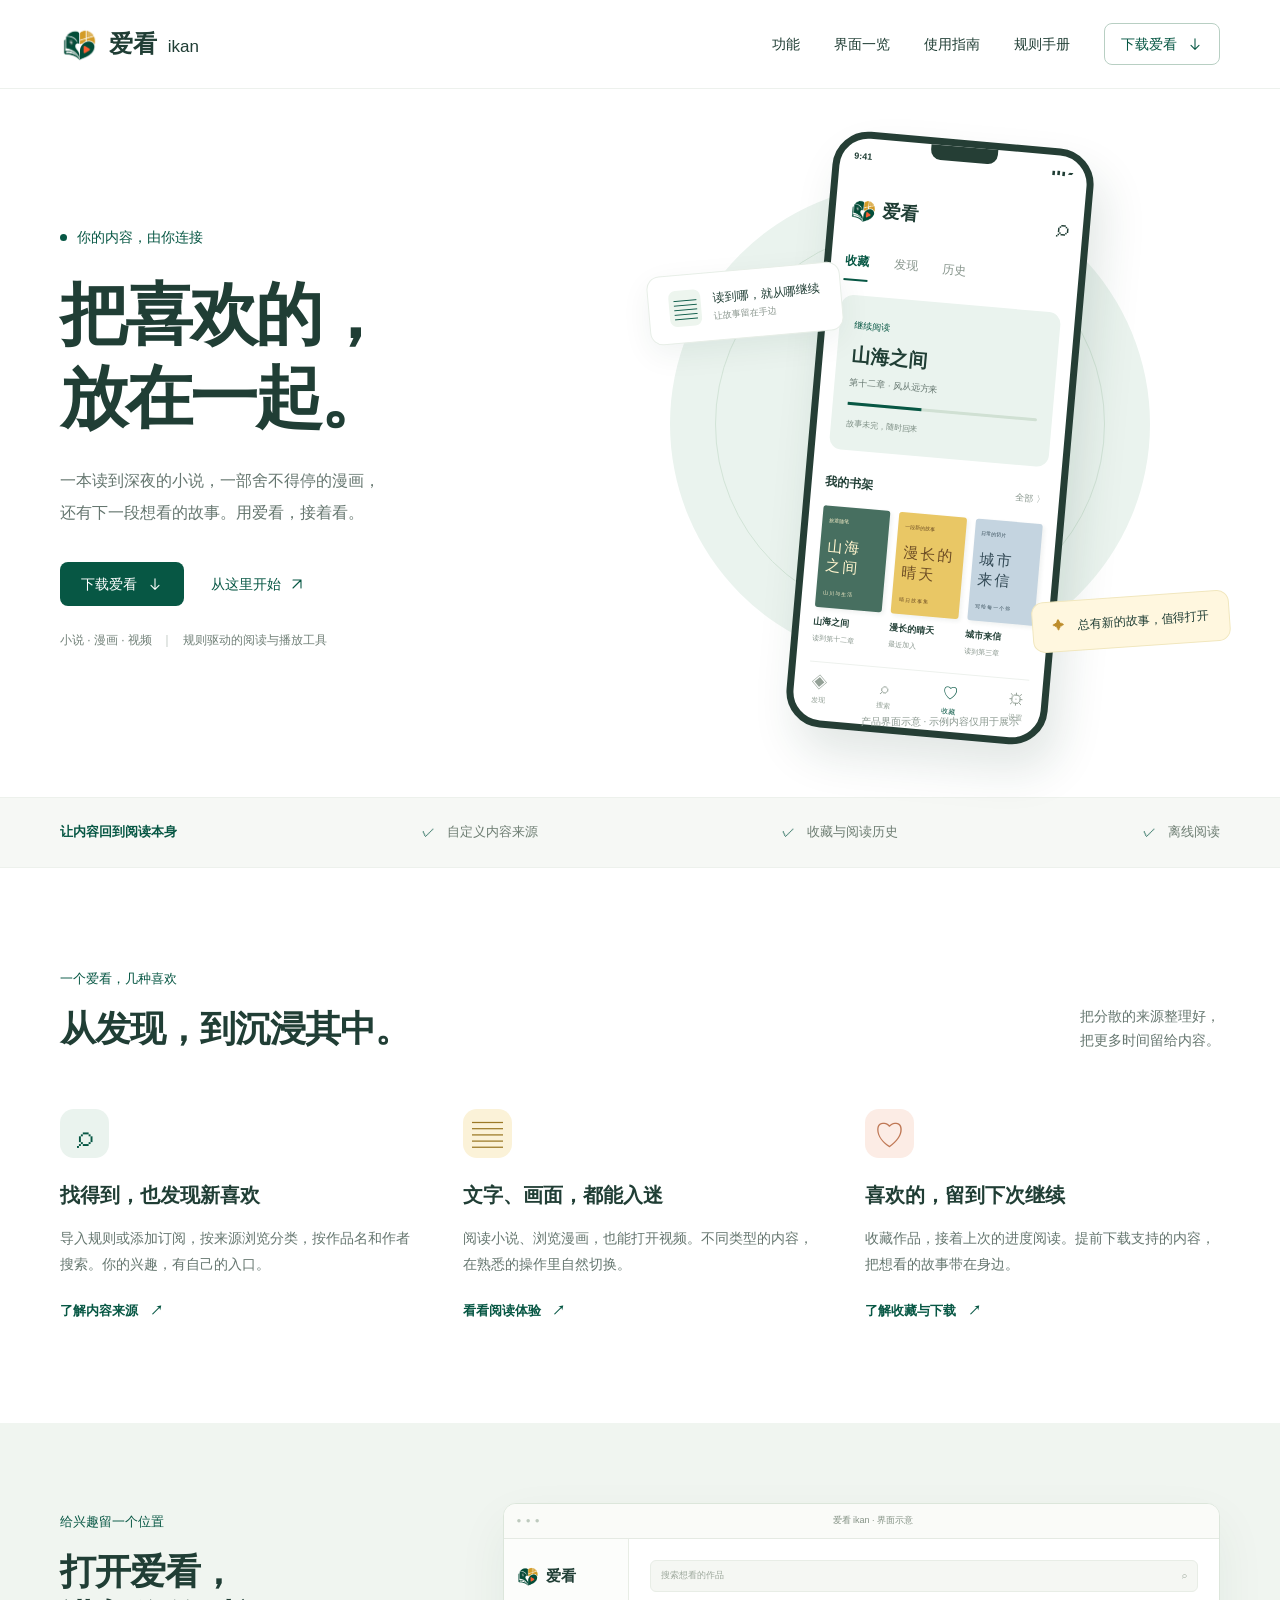
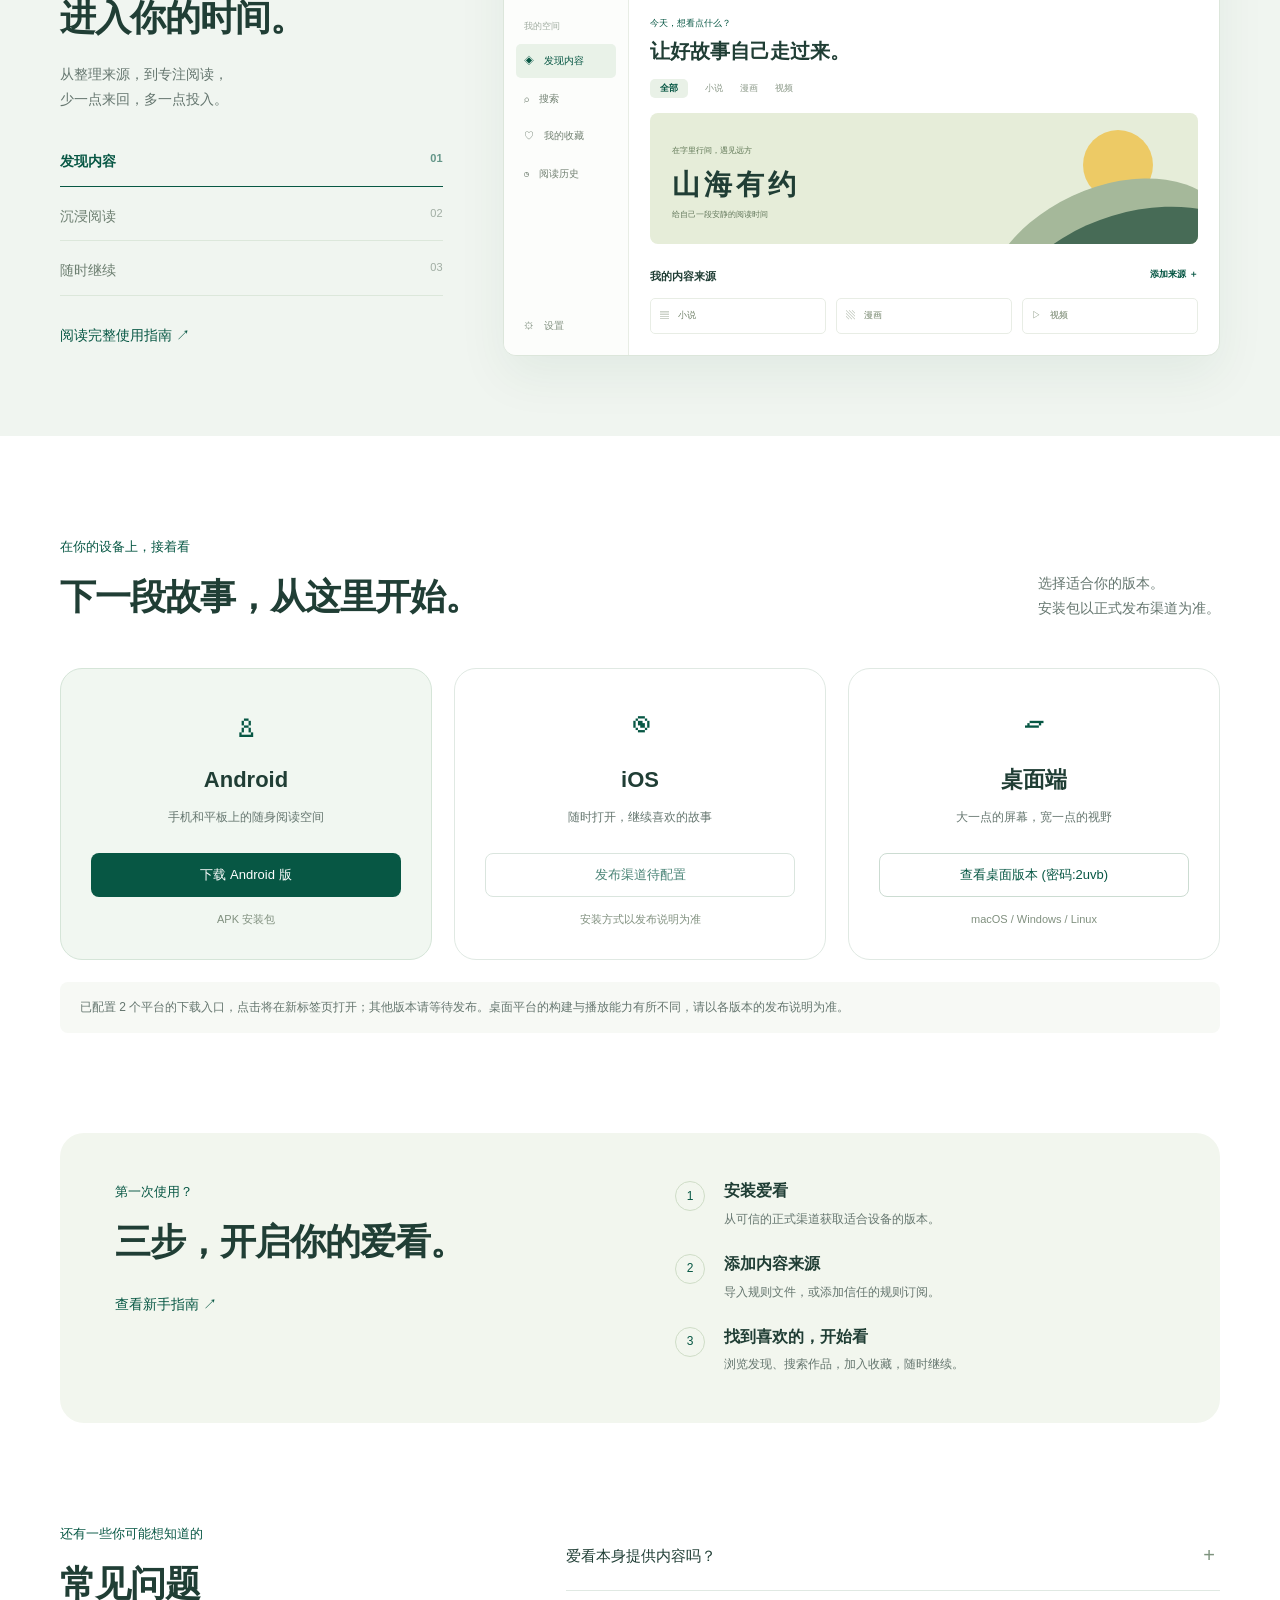
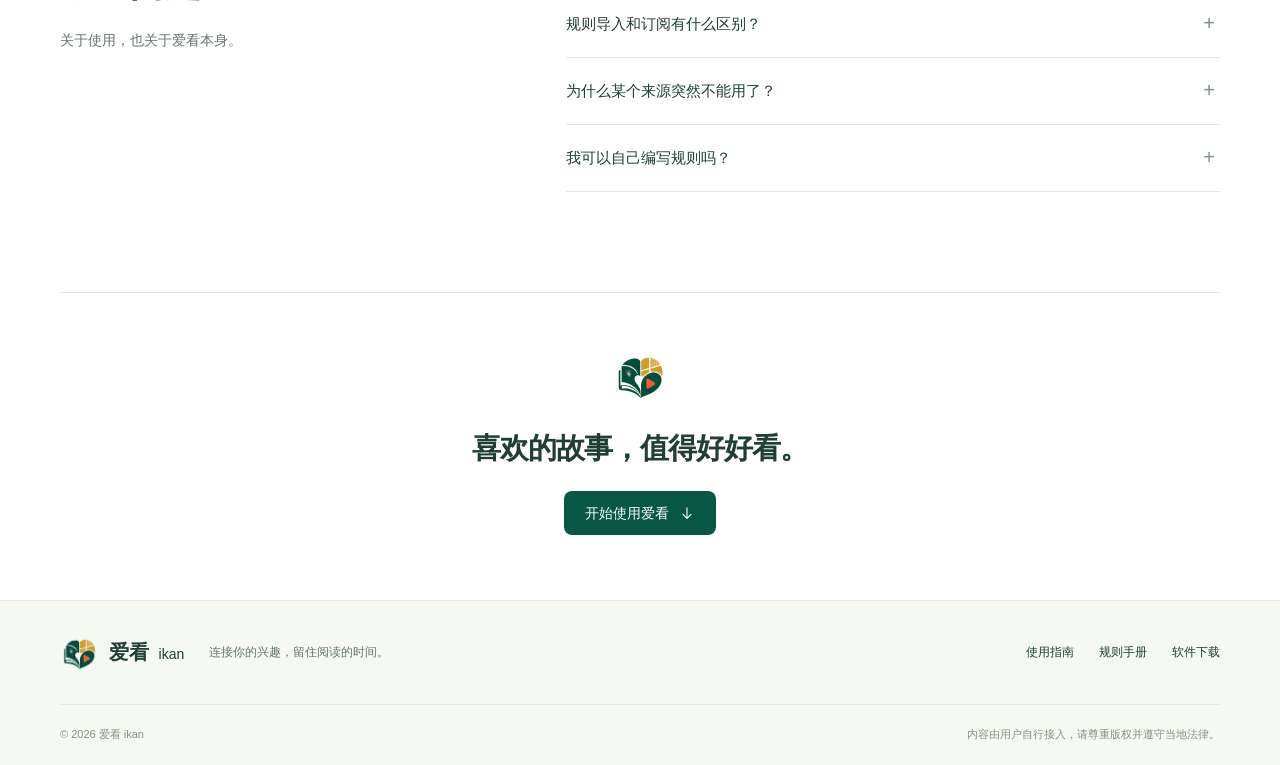
<file: site/index.html>
<!doctype html>
<html lang="zh-CN">
<head><meta charset="utf-8"><meta name="viewport" content="width=device-width, initial-scale=1"><meta name="description" content="爱看 ikan，以规则连接内容来源。发现、搜索、阅读和观看，在一处继续你的兴趣。"><meta name="theme-color" content="#075744"><title>爱看 ikan · 把喜欢的，放在一起</title><link rel="icon" href="assets/ikan-logo.png"><link rel="stylesheet" href="styles.css"><script src="config.js" defer></script><script src="app.js" defer></script></head>
<body>
<a class="skip-link" href="#main">跳到主要内容</a>
<header class="site-header"><div class="container header-inner"><a class="brand" href="index.html" aria-label="爱看首页"><img src="assets/ikan-logo.png" alt="" width="40" height="40"><span>爱看 <small>ikan</small></span></a><button class="menu-toggle" type="button" aria-expanded="false" aria-controls="navigation">菜单 <span aria-hidden="true">☰</span></button><nav id="navigation" aria-label="主导航"><a href="#features">功能</a><a href="#experience">界面一览</a><a href="guide.html">使用指南</a><a href="rules.html">规则手册</a><a class="nav-download" href="#download">下载爱看 <span aria-hidden="true"><svg class="action-icon" viewBox="0 0 24 24" aria-hidden="true" focusable="false"><path d="M12 4v16m-6-6 6 6 6-6"/></svg></span></a></nav></div></header>
<main id="main">
<section class="hero container"><div class="hero-copy"><p class="intro"><span></span> 你的内容，由你连接</p><h1>把喜欢的，<br>放在一起。</h1><p class="hero-description">一本读到深夜的小说，一部舍不得停的漫画，<br class="desktop-break">还有下一段想看的故事。用爱看，接着看。</p><div class="actions"><a class="button primary" href="#download">下载爱看 <span aria-hidden="true"><svg class="action-icon" viewBox="0 0 24 24" aria-hidden="true" focusable="false"><path d="M12 4v16m-6-6 6 6 6-6"/></svg></span></a><a class="text-link" href="guide.html">从这里开始 <span aria-hidden="true"><svg class="action-icon" viewBox="0 0 24 24" aria-hidden="true" focusable="false"><path d="M6 18 18 6M6 6h12v12"/></svg></span></a></div><p class="hero-note">小说 · 漫画 · 视频 <span>｜</span> 规则驱动的阅读与播放工具</p></div>
<div class="hero-art" aria-label="爱看阅读界面示意"><div class="orbit orbit-one"></div><div class="orbit orbit-two"></div><div class="floating-note"><span class="note-icon">▤</span><div>读到哪，就从哪继续<small>让故事留在手边</small></div></div><div class="phone"><div class="phone-top"><span>9:41</span><span aria-hidden="true">▮▮▮ ▰</span></div><div class="phone-heading"><img src="assets/ikan-logo.png" alt="" width="28" height="28"><strong>爱看</strong><span aria-hidden="true">⌕</span></div><div class="phone-tabs"><b>收藏</b><span>发现</span><span>历史</span></div><div class="continue-card"><small>继续阅读</small><h3>山海之间</h3><p>第十二章 · 风从远方来</p><div class="progress"><i></i></div><span>故事未完，随时回来</span></div><div class="shelf-title"><strong>我的书架</strong><span>全部 〉</span></div><div class="book-grid"><div><div class="book-cover cover-one"><small>旅途随笔</small><b>山海<br>之间</b><span>山川与生活</span></div><strong>山海之间</strong><small>读到第十二章</small></div><div><div class="book-cover cover-two"><small>一段新的故事</small><b>漫长的<br>晴天</b><span>晴日故事集</span></div><strong>漫长的晴天</strong><small>最近加入</small></div><div><div class="book-cover cover-three"><small>日常的切片</small><b>城市<br>来信</b><span>写给每一个你</span></div><strong>城市来信</strong><small>读到第三章</small></div></div><div class="phone-bottom"><span>◈<small>发现</small></span><span>⌕<small>搜索</small></span><span class="selected">♡<small>收藏</small></span><span>⚙<small>设置</small></span></div></div><div class="story-tag"><span aria-hidden="true">✦</span> 总有新的故事，值得打开</div><p class="mock-caption">产品界面示意 · 示例内容仅用于展示</p></div>
</section>
<div class="feature-strip"><div class="container"><span>让内容回到阅读本身</span><span>自定义内容来源</span><span>收藏与阅读历史</span><span>离线阅读</span></div></div>
<section id="features" class="section container"><div class="section-heading"><div><p class="kicker">一个爱看，几种喜欢</p><h2>从发现，到沉浸其中。</h2></div><p>把分散的来源整理好，<br>把更多时间留给内容。</p></div><div class="features-grid"><article><div class="feature-icon" aria-hidden="true">⌕</div><h3>找得到，也发现新喜欢</h3><p>导入规则或添加订阅，按来源浏览分类，按作品名和作者搜索。你的兴趣，有自己的入口。</p><a href="guide.html#sources">了解内容来源 <span aria-hidden="true">↗</span></a></article><article><div class="feature-icon gold" aria-hidden="true">▤</div><h3>文字、画面，都能入迷</h3><p>阅读小说、浏览漫画，也能打开视频。不同类型的内容，在熟悉的操作里自然切换。</p><a href="#experience">看看阅读体验 <span aria-hidden="true">↗</span></a></article><article><div class="feature-icon coral" aria-hidden="true">♡</div><h3>喜欢的，留到下次继续</h3><p>收藏作品，接着上次的进度阅读。提前下载支持的内容，把想看的故事带在身边。</p><a href="guide.html#reading">了解收藏与下载 <span aria-hidden="true">↗</span></a></article></div></section>
<section id="experience" class="experience-section"><div class="container experience-layout"><div class="experience-copy"><p class="kicker">给兴趣留一个位置</p><h2>打开爱看，<br>进入你的时间。</h2><p>从整理来源，到专注阅读，<br>少一点来回，多一点投入。</p><div class="view-switch" role="group" aria-label="界面展示"><button type="button" data-view="discover" aria-pressed="true">发现内容 <span>01</span></button><button type="button" data-view="read" aria-pressed="false">沉浸阅读 <span>02</span></button><button type="button" data-view="save" aria-pressed="false">随时继续 <span>03</span></button></div><a class="text-link" href="guide.html">阅读完整使用指南 ↗</a></div><div class="desktop-preview"><div class="window-bar"><span aria-hidden="true">● ● ●</span><small>爱看 ikan · 界面示意</small><span></span></div><div class="window-content"><aside class="preview-sidebar"><div class="brand mini"><img src="assets/ikan-logo.png" alt="" width="25" height="25">爱看</div><p>我的空间</p><span class="active">◈　发现内容</span><span>⌕　搜索</span><span>♡　我的收藏</span><span>◷　阅读历史</span><div class="sidebar-bottom">⚙　设置</div></aside><div class="preview-main" id="preview-content" aria-live="polite"><div class="preview-search">搜索想看的作品 <span>⌕</span></div><p class="kicker">今天，想看点什么？</p><h3>让好故事自己走过来。</h3><div class="preview-categories"><b>全部</b><span>小说</span><span>漫画</span><span>视频</span></div><div class="landscape"><div class="sun"></div><div class="hill hill-back"></div><div class="hill hill-front"></div><div class="landscape-copy"><small>在字里行间，遇见远方</small><h4>山海有约</h4><p>给自己一段安静的阅读时间</p></div></div><div class="preview-bottom"><span>我的内容来源</span><a href="guide.html#sources">添加来源 ＋</a></div><div class="source-chips"><span>▤　小说</span><span>▧　漫画</span><span>▷　视频</span></div></div></div></div></div></section>
<section id="download" class="section container"><div class="section-heading"><div><p class="kicker">在你的设备上，接着看</p><h2>下一段故事，从这里开始。</h2></div><p>选择适合你的版本。<br>安装包以正式发布渠道为准。</p></div><div class="download-grid"><article class="download-card featured"><span class="platform-symbol" aria-hidden="true">♙</span><h3>Android</h3><p>手机和平板上的随身阅读空间</p><a class="button primary download-link" data-platform="android" href="#release-note" aria-disabled="true">安装包待发布</a><small>APK 安装包</small></article><article class="download-card"><span class="platform-symbol" aria-hidden="true">◉</span><h3>iOS</h3><p>随时打开，继续喜欢的故事</p><a class="button secondary download-link" data-platform="ios" href="#release-note" aria-disabled="true">发布渠道待配置</a><small>安装方式以发布说明为准</small></article><article class="download-card"><span class="platform-symbol" aria-hidden="true">▱</span><h3>桌面端</h3><p>大一点的屏幕，宽一点的视野</p><a class="button secondary download-link" data-platform="desktop" href="#release-note" aria-disabled="true">桌面版本待发布</a><small>macOS / Windows / Linux</small></article></div><p class="release-note" id="release-note"><span aria-hidden="true">ⓘ</span> 正式下载链接尚未配置。桌面平台的构建与播放能力有所不同，请以各版本的发布说明为准。</p></section>
<section class="start-section container"><div><p class="kicker">第一次使用？</p><h2>三步，开启你的爱看。</h2><a class="text-link" href="guide.html">查看新手指南 ↗</a></div><ol class="steps"><li><span>1</span><div><h3>安装爱看</h3><p>从可信的正式渠道获取适合设备的版本。</p></div></li><li><span>2</span><div><h3>添加内容来源</h3><p>导入规则文件，或添加信任的规则订阅。</p></div></li><li><span>3</span><div><h3>找到喜欢的，开始看</h3><p>浏览发现、搜索作品，加入收藏，随时继续。</p></div></li></ol></section>
<section class="section container faq-section"><div><p class="kicker">还有一些你可能想知道的</p><h2>常见问题</h2><p>关于使用，也关于爱看本身。</p></div><div class="faq"><details><summary>爱看本身提供内容吗？</summary><p>爱看是通过规则连接内容来源的阅读与播放工具，本身不提供小说、漫画或视频内容。首次使用需自行导入规则或添加订阅。</p></details><details><summary>规则导入和订阅有什么区别？</summary><p>导入会把规则保存到本机；订阅会保留远程地址，后续可以手动刷新，也可以在设置中开启启动时刷新。通常建议优先使用可信发布者提供的订阅。</p></details><details><summary>为什么某个来源突然不能用了？</summary><p>来源可能因网络、网站改版或登录状态失效。先刷新订阅并检查网络，再联系规则发布者。具体方法可查看<a href="guide.html#faq">故障排查</a>。</p></details><details><summary>我可以自己编写规则吗？</summary><p>可以。规则使用 JSON 描述请求和内容提取流程，支持选择器、JavaScript 和分页。请从<a href="rules.html">规则手册</a>开始。</p></details></div></section>
<section class="closing container"><img src="assets/ikan-logo.png" alt="" width="55" height="55"><h2>喜欢的故事，值得好好看。</h2><a class="button primary" href="#download">开始使用爱看 <span aria-hidden="true"><svg class="action-icon" viewBox="0 0 24 24" aria-hidden="true" focusable="false"><path d="M12 4v16m-6-6 6 6 6-6"/></svg></span></a></section>
</main><footer class="site-footer"><div class="container footer-top"><a class="brand" href="index.html"><img src="assets/ikan-logo.png" alt="" width="35" height="35"><span>爱看 <small>ikan</small></span></a><p>连接你的兴趣，留住阅读的时间。</p><div><a href="guide.html">使用指南</a><a href="rules.html">规则手册</a><a href="#download">软件下载</a></div></div><div class="container footer-bottom"><span>© <span data-year>2026</span> 爱看 ikan</span><span>内容由用户自行接入，请尊重版权并遵守当地法律。</span></div></footer>
</body></html>
</file>
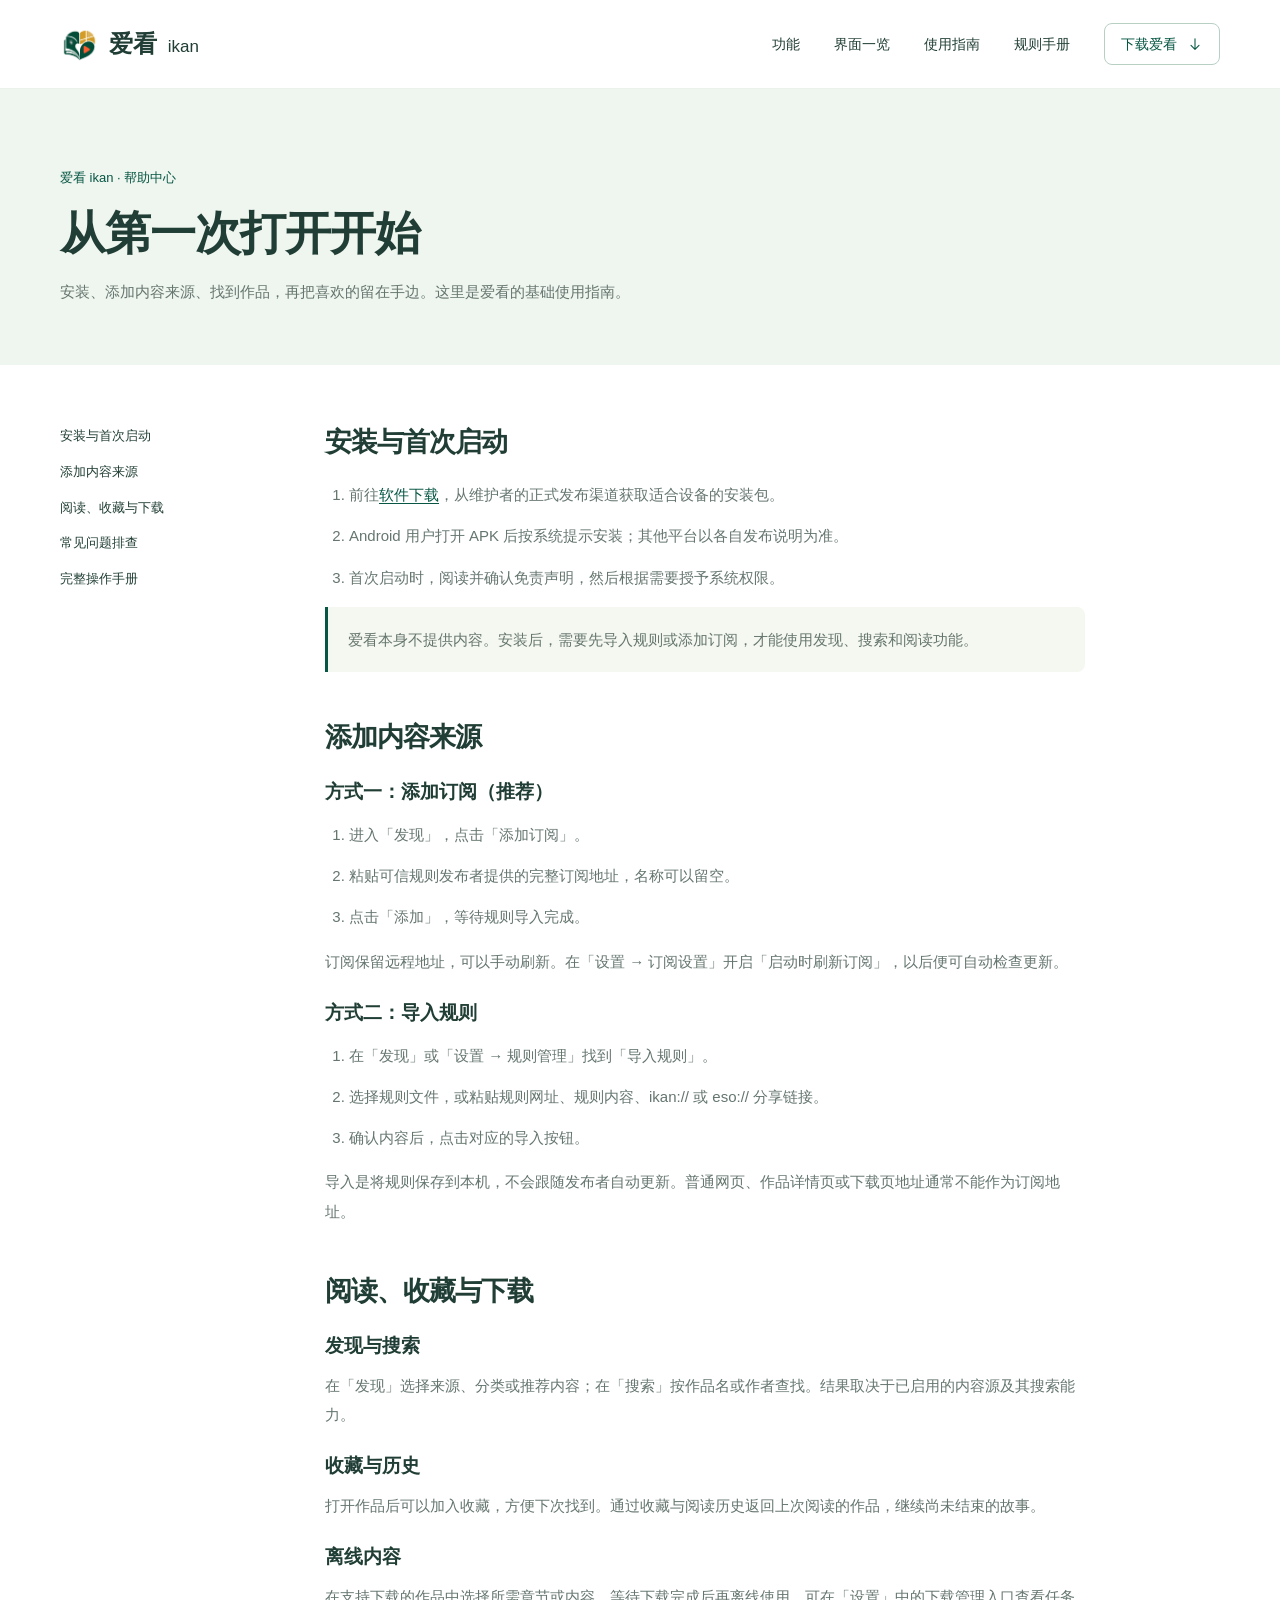
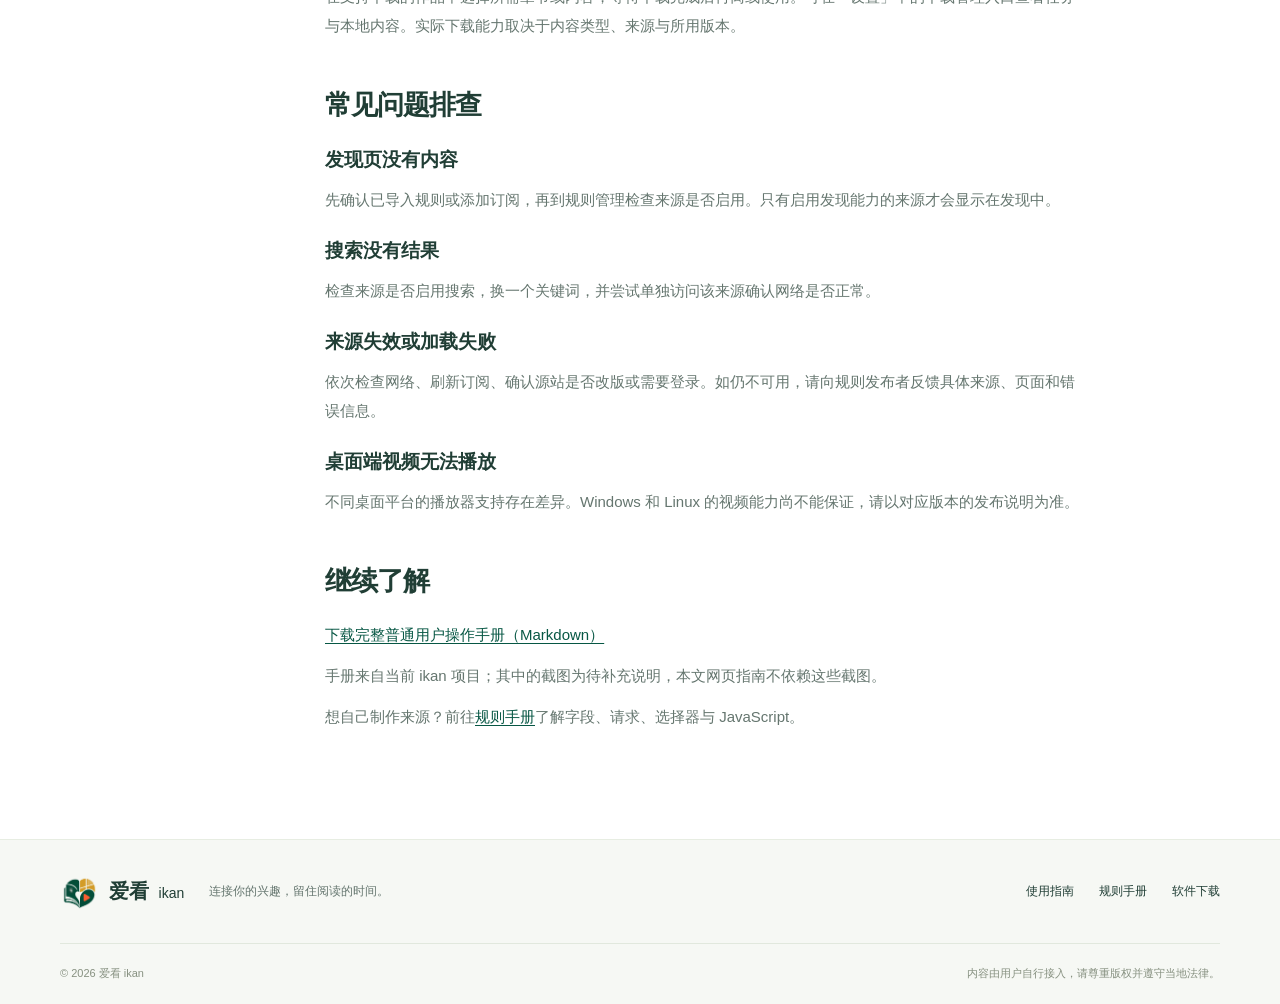
<file: site/guide.html>
<!doctype html><html lang="zh-CN"><head><meta charset="utf-8"><meta name="viewport" content="width=device-width, initial-scale=1"><meta name="description" content="安装、添加内容来源、找到作品，再把喜欢的留在手边。这里是爱看的基础使用指南。"><title>从第一次打开开始 · 爱看 ikan</title><link rel="icon" href="assets/ikan-logo.png"><link rel="stylesheet" href="styles.css"><script src="app.js" defer></script></head><body><a class="skip-link" href="#main">跳到主要内容</a>
<header class="site-header"><div class="container header-inner"><a class="brand" href="index.html" aria-label="爱看首页"><img src="assets/ikan-logo.png" alt="" width="40" height="40"><span>爱看 <small>ikan</small></span></a><button class="menu-toggle" type="button" aria-expanded="false" aria-controls="navigation">菜单 <span aria-hidden="true">☰</span></button><nav id="navigation" aria-label="主导航"><a href="index.html#features">功能</a><a href="index.html#experience">界面一览</a><a href="guide.html">使用指南</a><a href="rules.html">规则手册</a><a class="nav-download" href="index.html#download">下载爱看 <span aria-hidden="true"><svg class="action-icon" viewBox="0 0 24 24" aria-hidden="true" focusable="false"><path d="M12 4v16m-6-6 6 6 6-6"/></svg></span></a></nav></div></header>
<main id="main"><div class="doc-hero"><div class="container"><p class="kicker">爱看 ikan · 帮助中心</p><h1>从第一次打开开始</h1><p>安装、添加内容来源、找到作品，再把喜欢的留在手边。这里是爱看的基础使用指南。</p></div></div><div class="container doc-layout"><nav class="doc-toc" aria-label="文档目录"><a href="#install">安装与首次启动</a><a href="#sources">添加内容来源</a><a href="#reading">阅读、收藏与下载</a><a href="#faq">常见问题排查</a><a href="#more">完整操作手册</a></nav><article class="doc-content">
<section id="install"><h2>安装与首次启动</h2><ol><li>前往<a href="index.html#download">软件下载</a>，从维护者的正式发布渠道获取适合设备的安装包。</li><li>Android 用户打开 APK 后按系统提示安装；其他平台以各自发布说明为准。</li><li>首次启动时，阅读并确认免责声明，然后根据需要授予系统权限。</li></ol><p class="callout">爱看本身不提供内容。安装后，需要先导入规则或添加订阅，才能使用发现、搜索和阅读功能。</p></section>
<section id="sources"><h2>添加内容来源</h2><h3>方式一：添加订阅（推荐）</h3><ol><li>进入「发现」，点击「添加订阅」。</li><li>粘贴可信规则发布者提供的完整订阅地址，名称可以留空。</li><li>点击「添加」，等待规则导入完成。</li></ol><p>订阅保留远程地址，可以手动刷新。在「设置 → 订阅设置」开启「启动时刷新订阅」，以后便可自动检查更新。</p><h3>方式二：导入规则</h3><ol><li>在「发现」或「设置 → 规则管理」找到「导入规则」。</li><li>选择规则文件，或粘贴规则网址、规则内容、ikan:// 或 eso:// 分享链接。</li><li>确认内容后，点击对应的导入按钮。</li></ol><p>导入是将规则保存到本机，不会跟随发布者自动更新。普通网页、作品详情页或下载页地址通常不能作为订阅地址。</p></section>
<section id="reading"><h2>阅读、收藏与下载</h2><h3>发现与搜索</h3><p>在「发现」选择来源、分类或推荐内容；在「搜索」按作品名或作者查找。结果取决于已启用的内容源及其搜索能力。</p><h3>收藏与历史</h3><p>打开作品后可以加入收藏，方便下次找到。通过收藏与阅读历史返回上次阅读的作品，继续尚未结束的故事。</p><h3>离线内容</h3><p>在支持下载的作品中选择所需章节或内容，等待下载完成后再离线使用。可在「设置」中的下载管理入口查看任务与本地内容。实际下载能力取决于内容类型、来源与所用版本。</p></section>
<section id="faq"><h2>常见问题排查</h2><h3>发现页没有内容</h3><p>先确认已导入规则或添加订阅，再到规则管理检查来源是否启用。只有启用发现能力的来源才会显示在发现中。</p><h3>搜索没有结果</h3><p>检查来源是否启用搜索，换一个关键词，并尝试单独访问该来源确认网络是否正常。</p><h3>来源失效或加载失败</h3><p>依次检查网络、刷新订阅、确认源站是否改版或需要登录。如仍不可用，请向规则发布者反馈具体来源、页面和错误信息。</p><h3>桌面端视频无法播放</h3><p>不同桌面平台的播放器支持存在差异。Windows 和 Linux 的视频能力尚不能保证，请以对应版本的发布说明为准。</p></section>
<section id="more"><h2>继续了解</h2><p><a href="docs/user-guide.md" download>下载完整普通用户操作手册（Markdown）</a></p><p>手册来自当前 ikan 项目；其中的截图为待补充说明，本文网页指南不依赖这些截图。</p><p>想自己制作来源？前往<a href="rules.html">规则手册</a>了解字段、请求、选择器与 JavaScript。</p></section></article></div></main><footer class="site-footer"><div class="container footer-top"><a class="brand" href="index.html"><img src="assets/ikan-logo.png" alt="" width="35" height="35"><span>爱看 <small>ikan</small></span></a><p>连接你的兴趣，留住阅读的时间。</p><div><a href="guide.html">使用指南</a><a href="rules.html">规则手册</a><a href="index.html#download">软件下载</a></div></div><div class="container footer-bottom"><span>© <span data-year>2026</span> 爱看 ikan</span><span>内容由用户自行接入，请尊重版权并遵守当地法律。</span></div></footer>
</body></html>
</file>
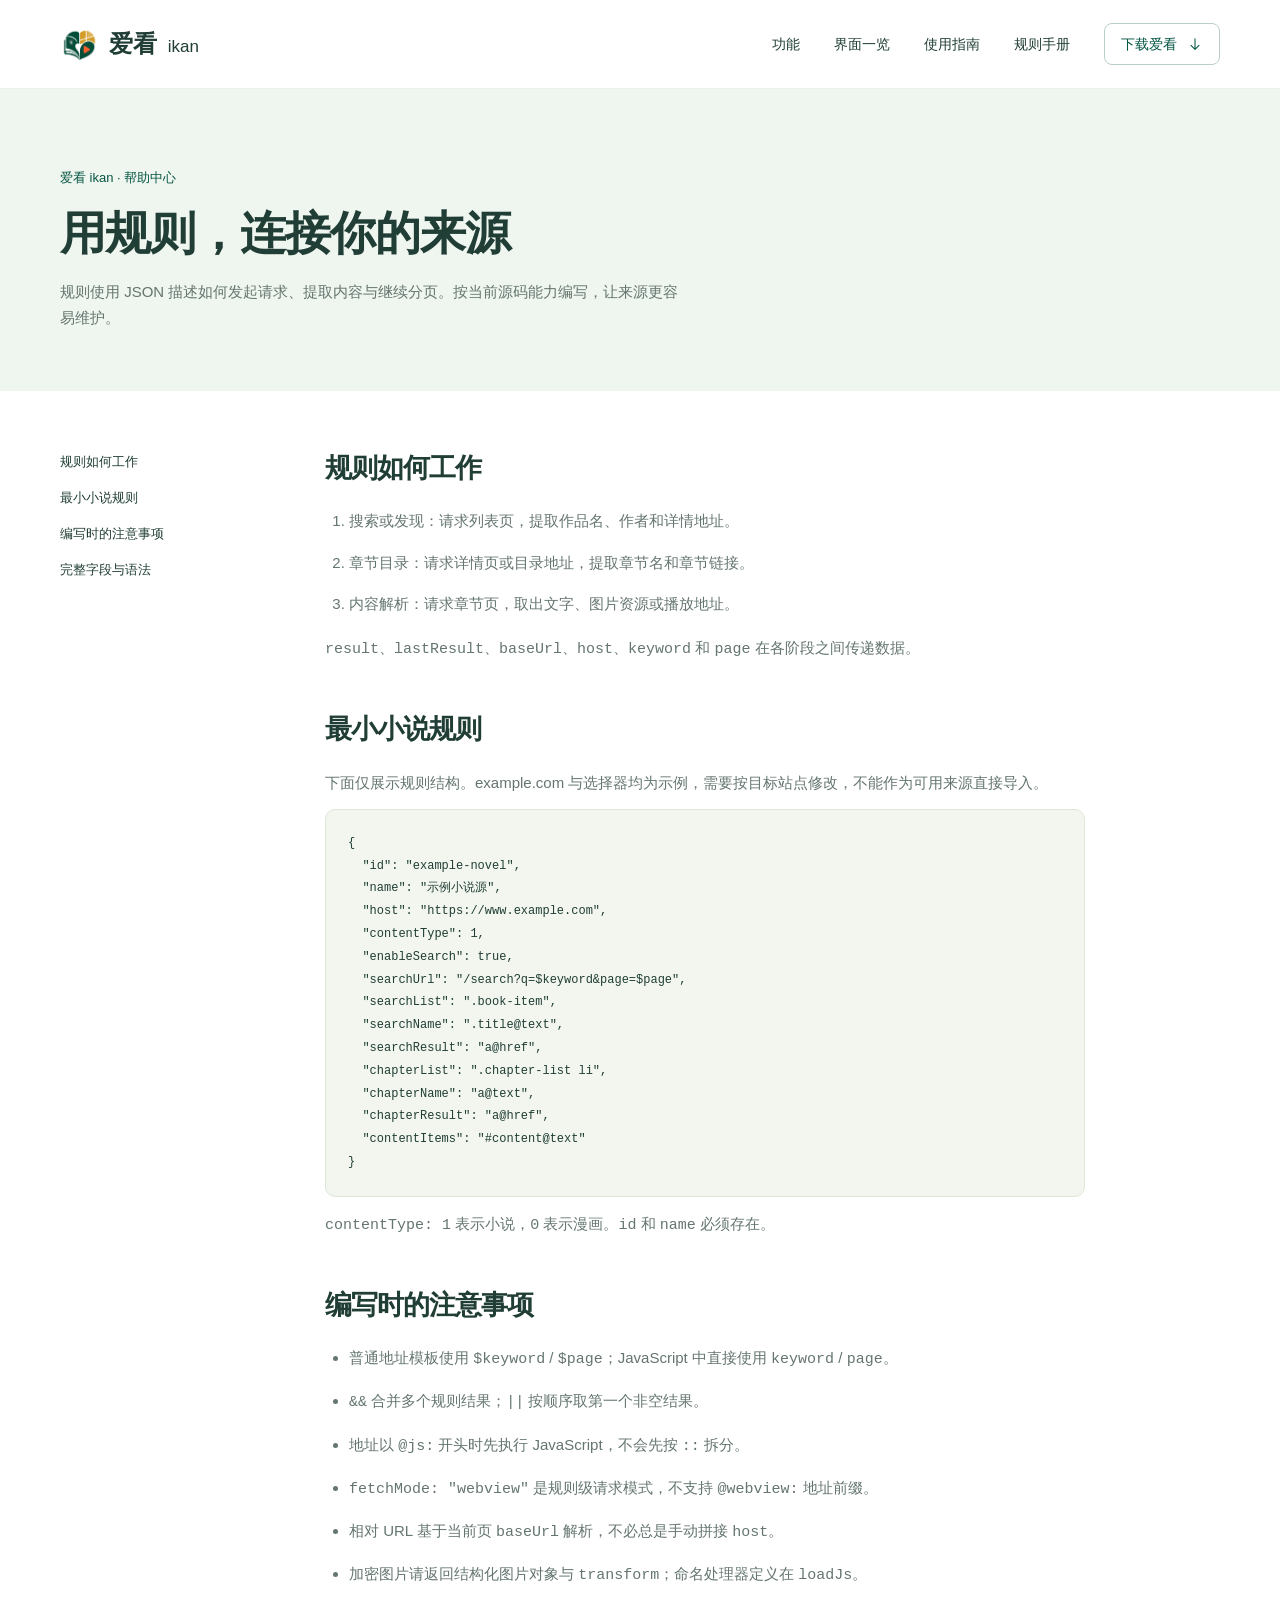
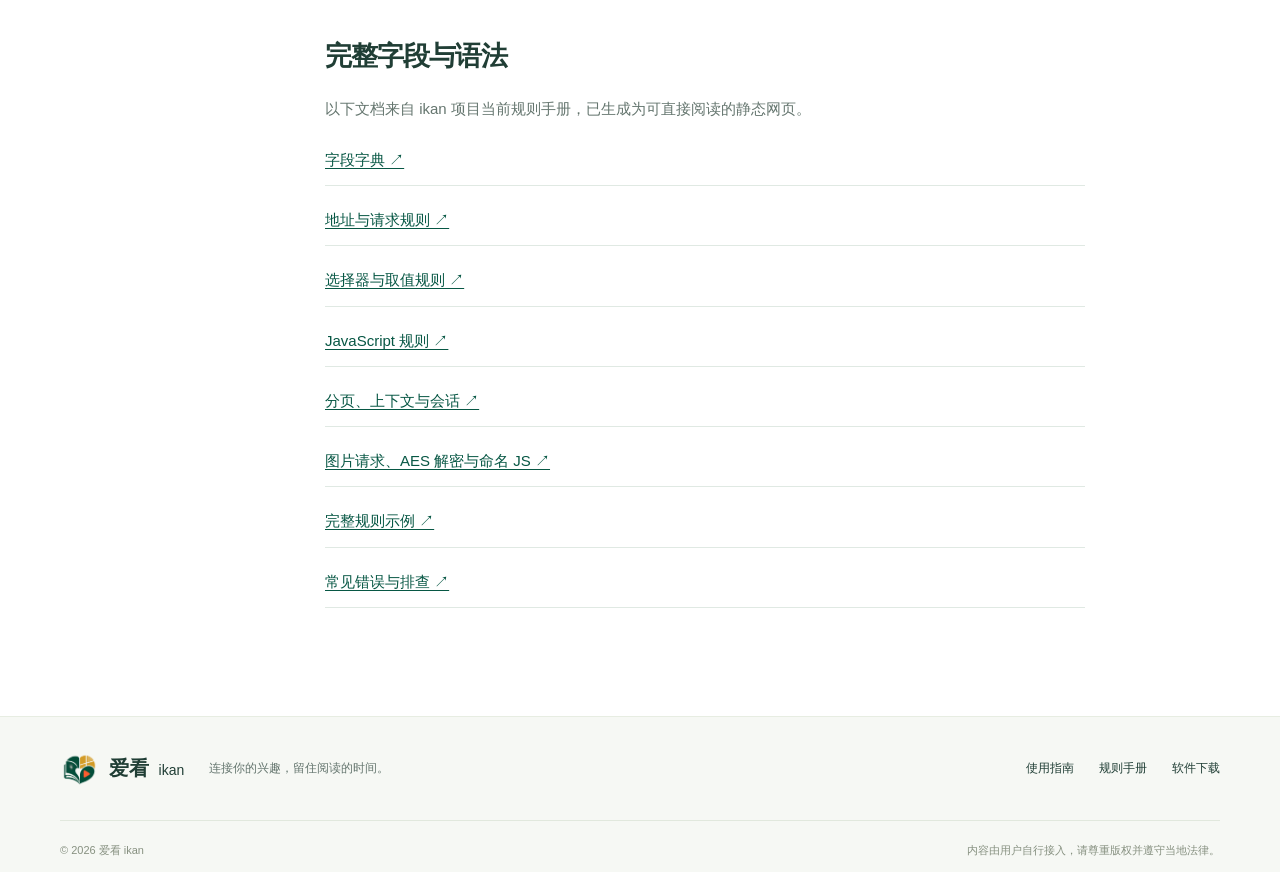
<file: site/rules.html>
<!doctype html><html lang="zh-CN"><head><meta charset="utf-8"><meta name="viewport" content="width=device-width, initial-scale=1"><meta name="description" content="规则使用 JSON 描述如何发起请求、提取内容与继续分页。按当前源码能力编写，让来源更容易维护。"><title>用规则，连接你的来源 · 爱看 ikan</title><link rel="icon" href="assets/ikan-logo.png"><link rel="stylesheet" href="styles.css"><script src="app.js" defer></script></head><body><a class="skip-link" href="#main">跳到主要内容</a>
<header class="site-header"><div class="container header-inner"><a class="brand" href="index.html" aria-label="爱看首页"><img src="assets/ikan-logo.png" alt="" width="40" height="40"><span>爱看 <small>ikan</small></span></a><button class="menu-toggle" type="button" aria-expanded="false" aria-controls="navigation">菜单 <span aria-hidden="true">☰</span></button><nav id="navigation" aria-label="主导航"><a href="index.html#features">功能</a><a href="index.html#experience">界面一览</a><a href="guide.html">使用指南</a><a href="rules.html">规则手册</a><a class="nav-download" href="index.html#download">下载爱看 <span aria-hidden="true"><svg class="action-icon" viewBox="0 0 24 24" aria-hidden="true" focusable="false"><path d="M12 4v16m-6-6 6 6 6-6"/></svg></span></a></nav></div></header>
<main id="main"><div class="doc-hero"><div class="container"><p class="kicker">爱看 ikan · 帮助中心</p><h1>用规则，连接你的来源</h1><p>规则使用 JSON 描述如何发起请求、提取内容与继续分页。按当前源码能力编写，让来源更容易维护。</p></div></div><div class="container doc-layout"><nav class="doc-toc" aria-label="文档目录"><a href="#flow">规则如何工作</a><a href="#example">最小小说规则</a><a href="#notes">编写时的注意事项</a><a href="#manual">完整字段与语法</a></nav><article class="doc-content">
<section id="flow"><h2>规则如何工作</h2><ol><li>搜索或发现：请求列表页，提取作品名、作者和详情地址。</li><li>章节目录：请求详情页或目录地址，提取章节名和章节链接。</li><li>内容解析：请求章节页，取出文字、图片资源或播放地址。</li></ol><p><code>result</code>、<code>lastResult</code>、<code>baseUrl</code>、<code>host</code>、<code>keyword</code> 和 <code>page</code> 在各阶段之间传递数据。</p></section>
<section id="example"><h2>最小小说规则</h2><p>下面仅展示规则结构。example.com 与选择器均为示例，需要按目标站点修改，不能作为可用来源直接导入。</p><pre><code>{
  &quot;id&quot;: &quot;example-novel&quot;,
  &quot;name&quot;: &quot;示例小说源&quot;,
  &quot;host&quot;: &quot;https://www.example.com&quot;,
  &quot;contentType&quot;: 1,
  &quot;enableSearch&quot;: true,
  &quot;searchUrl&quot;: &quot;/search?q=$keyword&amp;page=$page&quot;,
  &quot;searchList&quot;: &quot;.book-item&quot;,
  &quot;searchName&quot;: &quot;.title@text&quot;,
  &quot;searchResult&quot;: &quot;a@href&quot;,
  &quot;chapterList&quot;: &quot;.chapter-list li&quot;,
  &quot;chapterName&quot;: &quot;a@text&quot;,
  &quot;chapterResult&quot;: &quot;a@href&quot;,
  &quot;contentItems&quot;: &quot;#content@text&quot;
}</code></pre><p><code>contentType: 1</code> 表示小说，<code>0</code> 表示漫画。<code>id</code> 和 <code>name</code> 必须存在。</p></section>
<section id="notes"><h2>编写时的注意事项</h2><ul><li>普通地址模板使用 <code>$keyword</code> / <code>$page</code>；JavaScript 中直接使用 <code>keyword</code> / <code>page</code>。</li><li><code>&amp;&amp;</code> 合并多个规则结果；<code>||</code> 按顺序取第一个非空结果。</li><li>地址以 <code>@js:</code> 开头时先执行 JavaScript，不会先按 <code>::</code> 拆分。</li><li><code>fetchMode: "webview"</code> 是规则级请求模式，不支持 <code>@webview:</code> 地址前缀。</li><li>相对 URL 基于当前页 <code>baseUrl</code> 解析，不必总是手动拼接 <code>host</code>。</li><li>加密图片请返回结构化图片对象与 <code>transform</code>；命名处理器定义在 <code>loadJs</code>。</li></ul></section>
<section id="manual"><h2>完整字段与语法</h2><p>以下文档来自 ikan 项目当前规则手册，已生成为可直接阅读的静态网页。</p><div class="manual-list"><a href="manual/01-fields.html">字段字典 ↗</a><a href="manual/02-address-and-request.html">地址与请求规则 ↗</a><a href="manual/03-selectors-and-values.html">选择器与取值规则 ↗</a><a href="manual/04-javascript.html">JavaScript 规则 ↗</a><a href="manual/05-pagination-and-session.html">分页、上下文与会话 ↗</a><a href="manual/06-images-and-transforms.html">图片请求、AES 解密与命名 JS ↗</a><a href="manual/07-examples.html">完整规则示例 ↗</a><a href="manual/08-troubleshooting.html">常见错误与排查 ↗</a></div></section></article></div></main><footer class="site-footer"><div class="container footer-top"><a class="brand" href="index.html"><img src="assets/ikan-logo.png" alt="" width="35" height="35"><span>爱看 <small>ikan</small></span></a><p>连接你的兴趣，留住阅读的时间。</p><div><a href="guide.html">使用指南</a><a href="rules.html">规则手册</a><a href="index.html#download">软件下载</a></div></div><div class="container footer-bottom"><span>© <span data-year>2026</span> 爱看 ikan</span><span>内容由用户自行接入，请尊重版权并遵守当地法律。</span></div></footer>
</body></html>
</file>
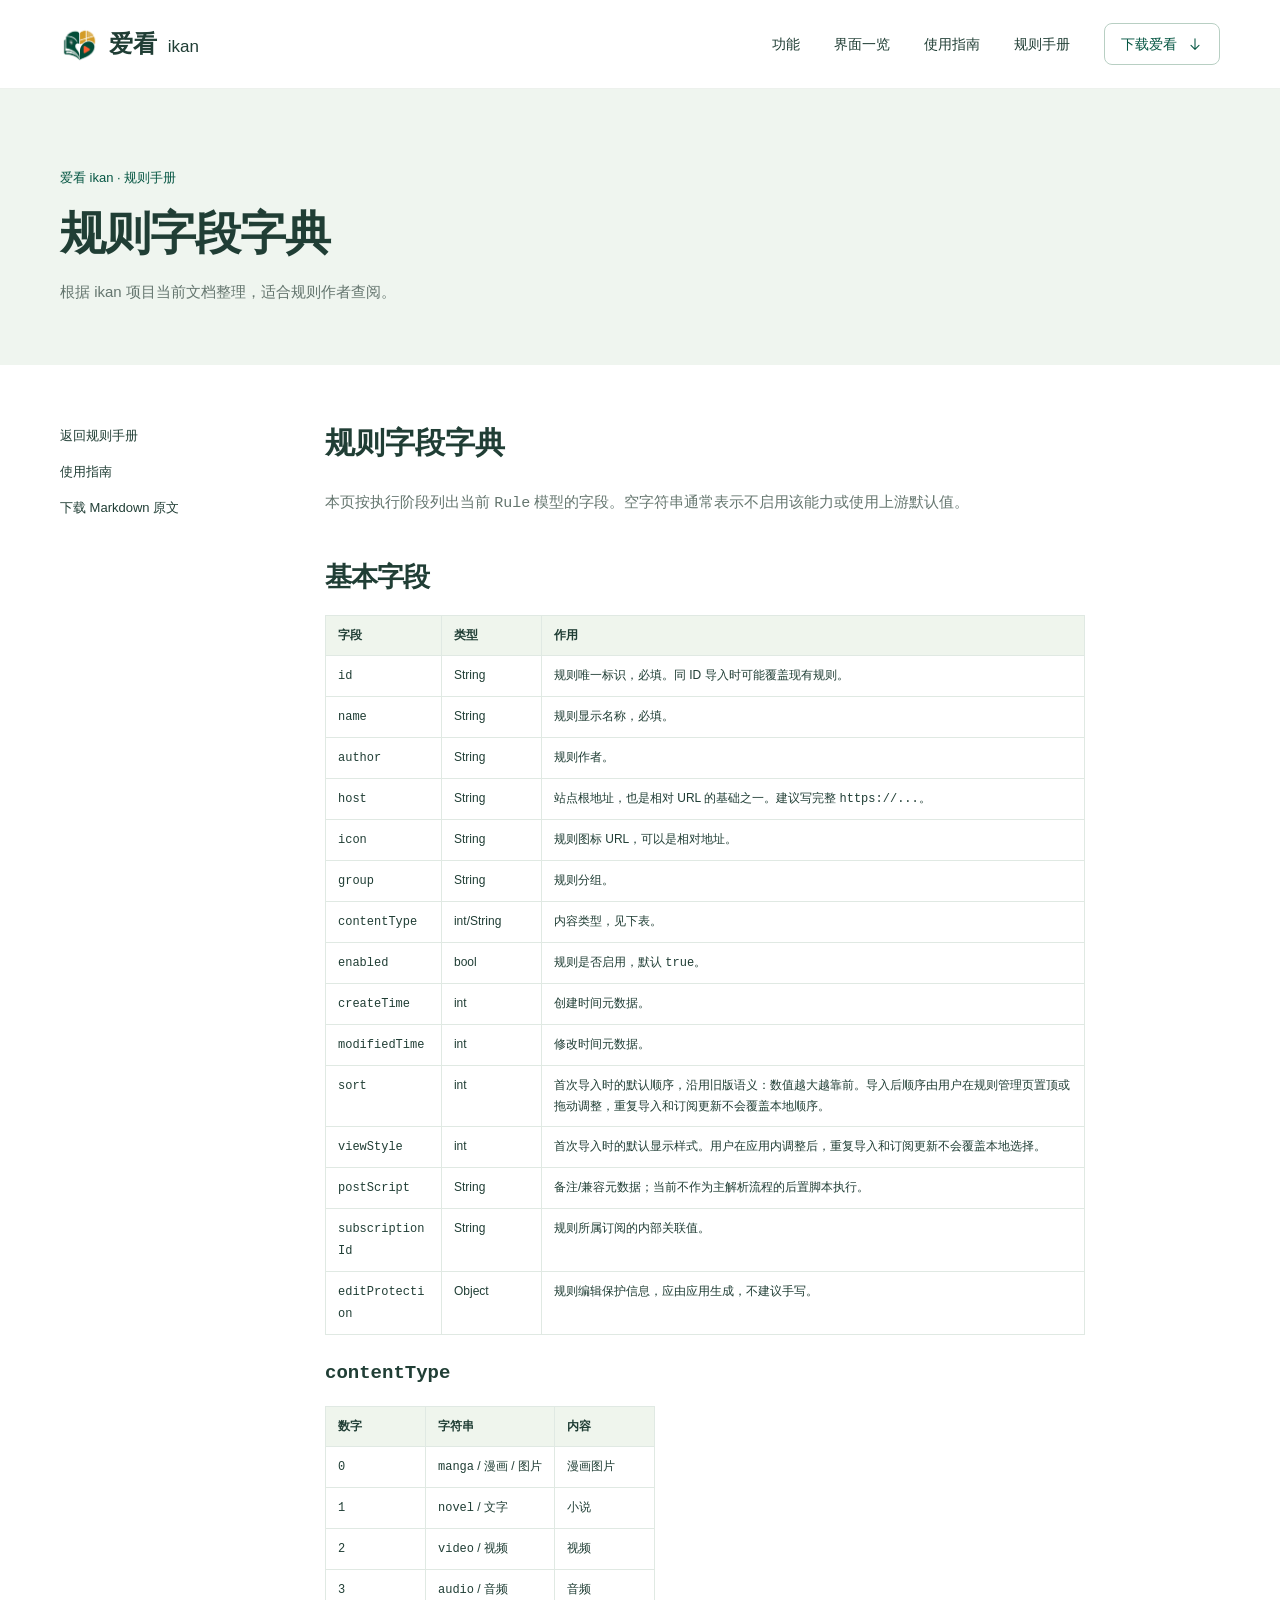
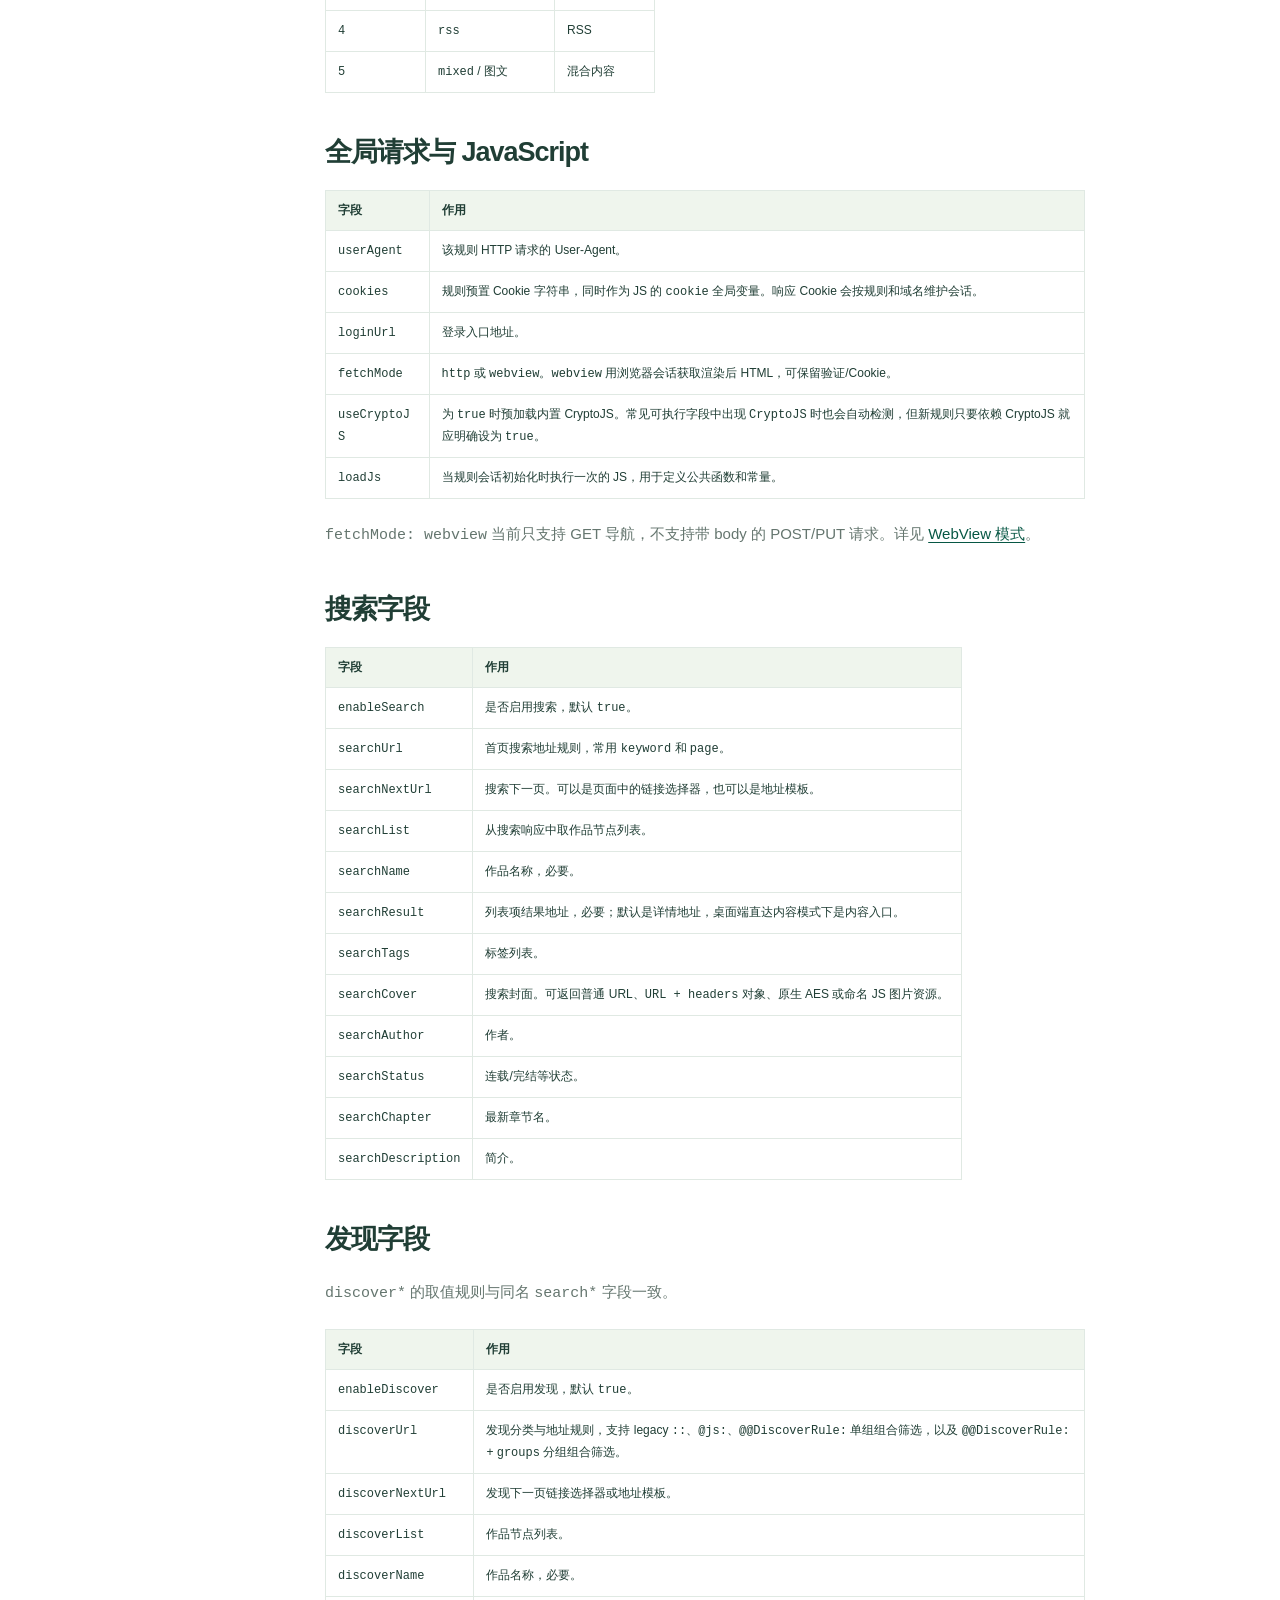
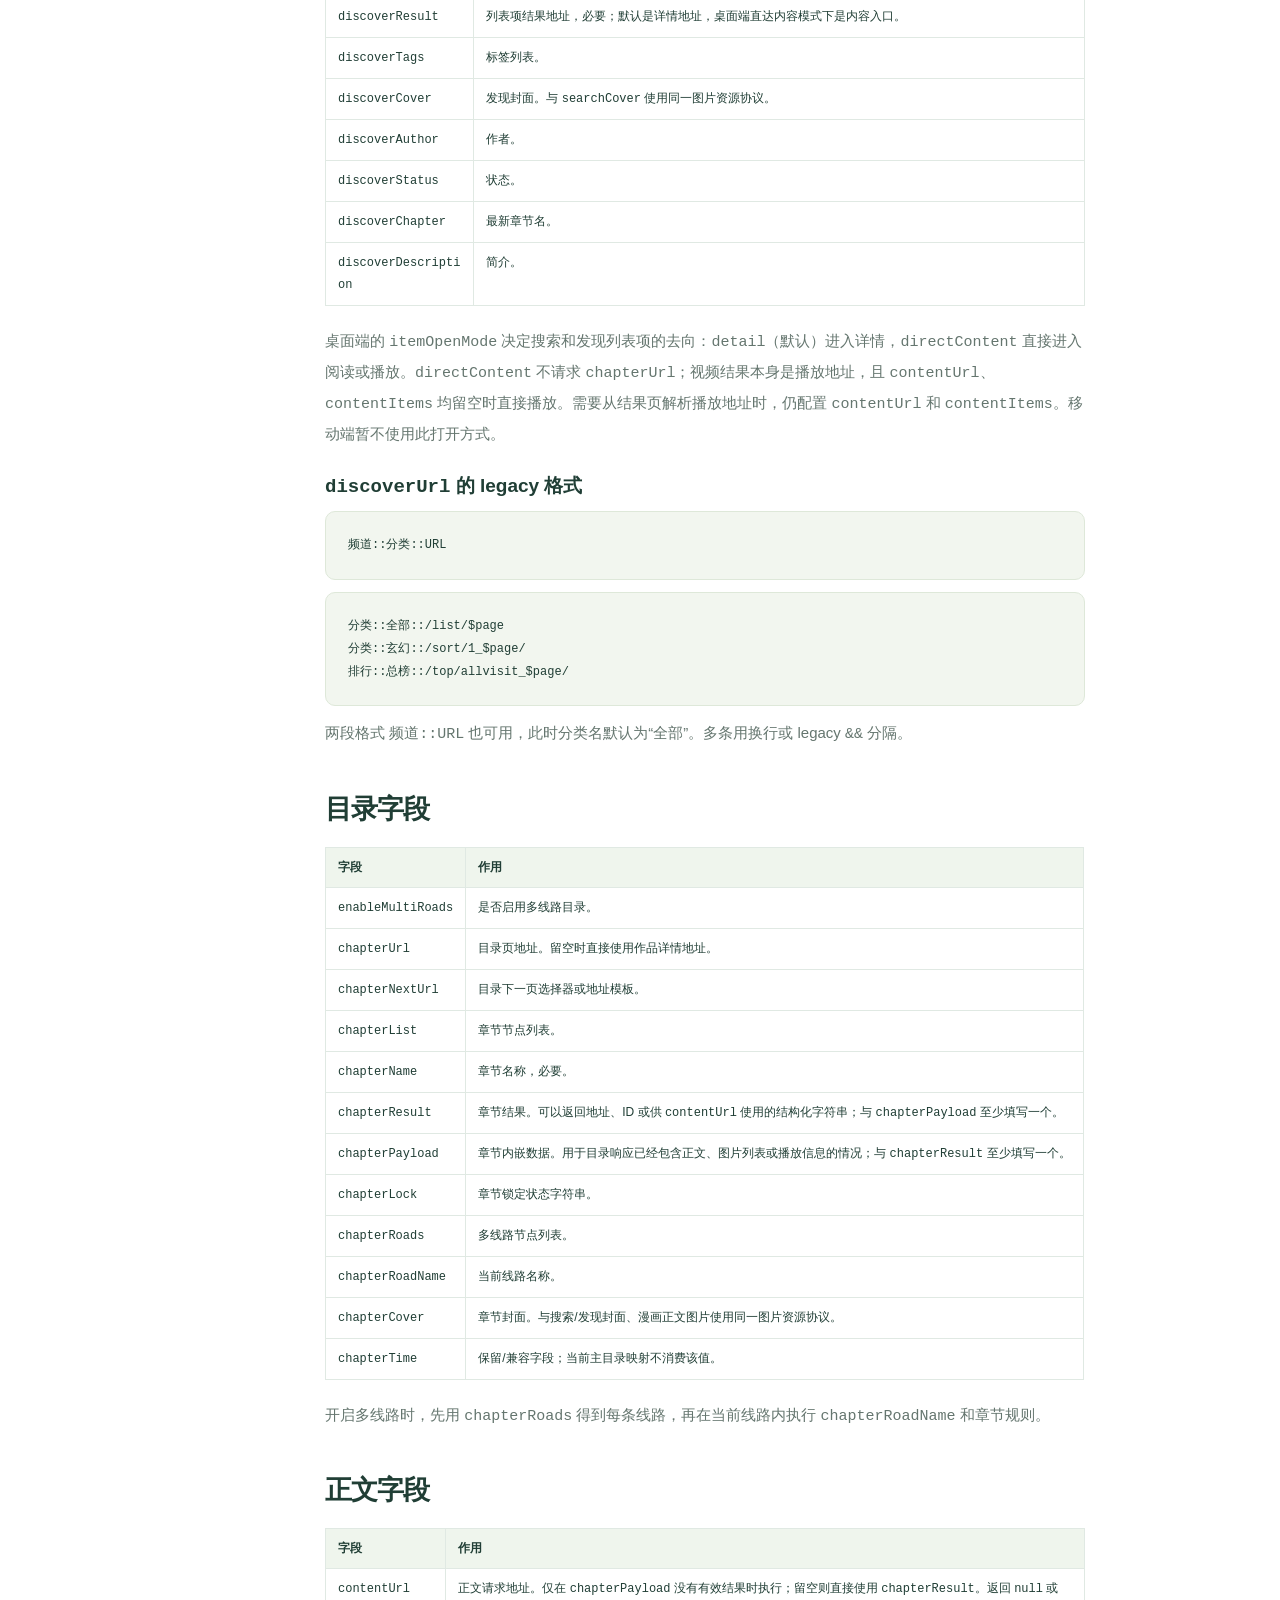
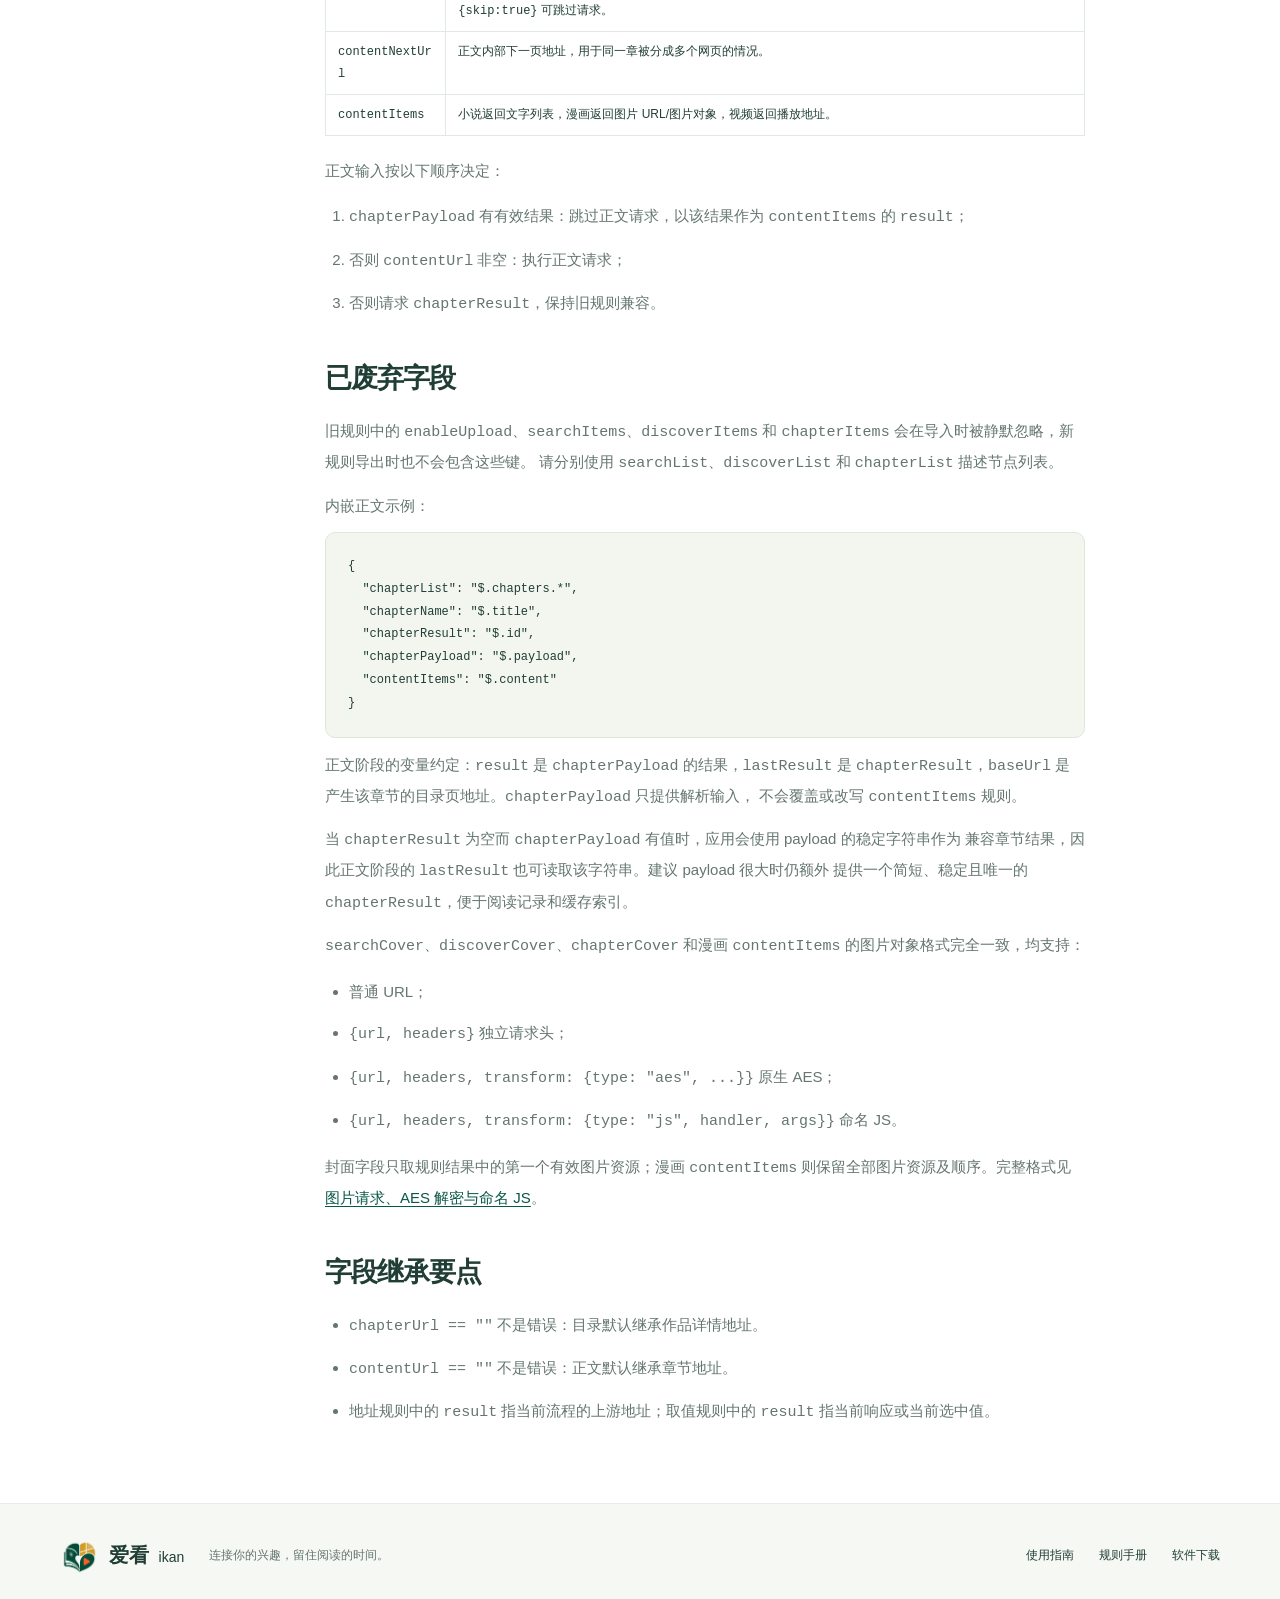
<file: site/manual/01-fields.html>
<!doctype html><html lang="zh-CN"><head><meta charset="utf-8"><meta name="viewport" content="width=device-width, initial-scale=1"><title>规则字段字典 · 爱看规则手册</title><link rel="stylesheet" href="../styles.css"><link rel="icon" href="../assets/ikan-logo.png"><script src="../app.js" defer></script></head><body><a class="skip-link" href="#main">跳到主要内容</a>
<header class="site-header"><div class="container header-inner"><a class="brand" href="../index.html" aria-label="爱看首页"><img src="../assets/ikan-logo.png" alt="" width="40" height="40"><span>爱看 <small>ikan</small></span></a><button class="menu-toggle" type="button" aria-expanded="false" aria-controls="navigation">菜单 <span aria-hidden="true">☰</span></button><nav id="navigation" aria-label="主导航"><a href="../index.html#features">功能</a><a href="../index.html#experience">界面一览</a><a href="../guide.html">使用指南</a><a href="../rules.html">规则手册</a><a class="nav-download" href="../index.html#download">下载爱看 <span aria-hidden="true"><svg class="action-icon" viewBox="0 0 24 24" aria-hidden="true" focusable="false"><path d="M12 4v16m-6-6 6 6 6-6"/></svg></span></a></nav></div></header>
<main id="main"><div class="doc-hero"><div class="container"><p class="kicker">爱看 ikan · 规则手册</p><h1>规则字段字典</h1><p>根据 ikan 项目当前文档整理，适合规则作者查阅。</p></div></div><div class="container doc-layout"><nav class="doc-toc" aria-label="手册导航"><a href="../rules.html">返回规则手册</a><a href="../guide.html">使用指南</a><a href="../docs/01-fields.md" download>下载 Markdown 原文</a></nav><article class="doc-content"><h1 id="规则字段字典">规则字段字典</h1>
<p>本页按执行阶段列出当前 <code>Rule</code> 模型的字段。空字符串通常表示不启用该能力或使用上游默认值。</p>
<h2 id="基本字段">基本字段</h2>
<table>
<thead>
<tr>
<th>字段</th>
<th>类型</th>
<th>作用</th>
</tr>
</thead>
<tbody><tr>
<td><code>id</code></td>
<td>String</td>
<td>规则唯一标识，必填。同 ID 导入时可能覆盖现有规则。</td>
</tr>
<tr>
<td><code>name</code></td>
<td>String</td>
<td>规则显示名称，必填。</td>
</tr>
<tr>
<td><code>author</code></td>
<td>String</td>
<td>规则作者。</td>
</tr>
<tr>
<td><code>host</code></td>
<td>String</td>
<td>站点根地址，也是相对 URL 的基础之一。建议写完整 <code>https://...</code>。</td>
</tr>
<tr>
<td><code>icon</code></td>
<td>String</td>
<td>规则图标 URL，可以是相对地址。</td>
</tr>
<tr>
<td><code>group</code></td>
<td>String</td>
<td>规则分组。</td>
</tr>
<tr>
<td><code>contentType</code></td>
<td>int/String</td>
<td>内容类型，见下表。</td>
</tr>
<tr>
<td><code>enabled</code></td>
<td>bool</td>
<td>规则是否启用，默认 <code>true</code>。</td>
</tr>
<tr>
<td><code>createTime</code></td>
<td>int</td>
<td>创建时间元数据。</td>
</tr>
<tr>
<td><code>modifiedTime</code></td>
<td>int</td>
<td>修改时间元数据。</td>
</tr>
<tr>
<td><code>sort</code></td>
<td>int</td>
<td>首次导入时的默认顺序，沿用旧版语义：数值越大越靠前。导入后顺序由用户在规则管理页置顶或拖动调整，重复导入和订阅更新不会覆盖本地顺序。</td>
</tr>
<tr>
<td><code>viewStyle</code></td>
<td>int</td>
<td>首次导入时的默认显示样式。用户在应用内调整后，重复导入和订阅更新不会覆盖本地选择。</td>
</tr>
<tr>
<td><code>postScript</code></td>
<td>String</td>
<td>备注/兼容元数据；当前不作为主解析流程的后置脚本执行。</td>
</tr>
<tr>
<td><code>subscriptionId</code></td>
<td>String</td>
<td>规则所属订阅的内部关联值。</td>
</tr>
<tr>
<td><code>editProtection</code></td>
<td>Object</td>
<td>规则编辑保护信息，应由应用生成，不建议手写。</td>
</tr>
</tbody></table>
<h3 id="contenttype"><code>contentType</code></h3>
<table>
<thead>
<tr>
<th>数字</th>
<th>字符串</th>
<th>内容</th>
</tr>
</thead>
<tbody><tr>
<td><code>0</code></td>
<td><code>manga</code> / <code>漫画</code> / <code>图片</code></td>
<td>漫画图片</td>
</tr>
<tr>
<td><code>1</code></td>
<td><code>novel</code> / <code>文字</code></td>
<td>小说</td>
</tr>
<tr>
<td><code>2</code></td>
<td><code>video</code> / <code>视频</code></td>
<td>视频</td>
</tr>
<tr>
<td><code>3</code></td>
<td><code>audio</code> / <code>音频</code></td>
<td>音频</td>
</tr>
<tr>
<td><code>4</code></td>
<td><code>rss</code></td>
<td>RSS</td>
</tr>
<tr>
<td><code>5</code></td>
<td><code>mixed</code> / <code>图文</code></td>
<td>混合内容</td>
</tr>
</tbody></table>
<h2 id="全局请求与-javascript">全局请求与 JavaScript</h2>
<table>
<thead>
<tr>
<th>字段</th>
<th>作用</th>
</tr>
</thead>
<tbody><tr>
<td><code>userAgent</code></td>
<td>该规则 HTTP 请求的 User-Agent。</td>
</tr>
<tr>
<td><code>cookies</code></td>
<td>规则预置 Cookie 字符串，同时作为 JS 的 <code>cookie</code> 全局变量。响应 Cookie 会按规则和域名维护会话。</td>
</tr>
<tr>
<td><code>loginUrl</code></td>
<td>登录入口地址。</td>
</tr>
<tr>
<td><code>fetchMode</code></td>
<td><code>http</code> 或 <code>webview</code>。<code>webview</code> 用浏览器会话获取渲染后 HTML，可保留验证/Cookie。</td>
</tr>
<tr>
<td><code>useCryptoJS</code></td>
<td>为 <code>true</code> 时预加载内置 CryptoJS。常见可执行字段中出现 <code>CryptoJS</code> 时也会自动检测，但新规则只要依赖 CryptoJS 就应明确设为 <code>true</code>。</td>
</tr>
<tr>
<td><code>loadJs</code></td>
<td>当规则会话初始化时执行一次的 JS，用于定义公共函数和常量。</td>
</tr>
</tbody></table>
<p><code>fetchMode: webview</code> 当前只支持 GET 导航，不支持带 body 的 POST/PUT 请求。详见 <a href="02-address-and-request.html#webview-%E6%A8%A1%E5%BC%8F">WebView 模式</a>。</p>
<h2 id="搜索字段">搜索字段</h2>
<table>
<thead>
<tr>
<th>字段</th>
<th>作用</th>
</tr>
</thead>
<tbody><tr>
<td><code>enableSearch</code></td>
<td>是否启用搜索，默认 <code>true</code>。</td>
</tr>
<tr>
<td><code>searchUrl</code></td>
<td>首页搜索地址规则，常用 <code>keyword</code> 和 <code>page</code>。</td>
</tr>
<tr>
<td><code>searchNextUrl</code></td>
<td>搜索下一页。可以是页面中的链接选择器，也可以是地址模板。</td>
</tr>
<tr>
<td><code>searchList</code></td>
<td>从搜索响应中取作品节点列表。</td>
</tr>
<tr>
<td><code>searchName</code></td>
<td>作品名称，必要。</td>
</tr>
<tr>
<td><code>searchResult</code></td>
<td>列表项结果地址，必要；默认是详情地址，桌面端直达内容模式下是内容入口。</td>
</tr>
<tr>
<td><code>searchTags</code></td>
<td>标签列表。</td>
</tr>
<tr>
<td><code>searchCover</code></td>
<td>搜索封面。可返回普通 URL、<code>URL + headers</code> 对象、原生 AES 或命名 JS 图片资源。</td>
</tr>
<tr>
<td><code>searchAuthor</code></td>
<td>作者。</td>
</tr>
<tr>
<td><code>searchStatus</code></td>
<td>连载/完结等状态。</td>
</tr>
<tr>
<td><code>searchChapter</code></td>
<td>最新章节名。</td>
</tr>
<tr>
<td><code>searchDescription</code></td>
<td>简介。</td>
</tr>
</tbody></table>
<h2 id="发现字段">发现字段</h2>
<p><code>discover*</code> 的取值规则与同名 <code>search*</code> 字段一致。</p>
<table>
<thead>
<tr>
<th>字段</th>
<th>作用</th>
</tr>
</thead>
<tbody><tr>
<td><code>enableDiscover</code></td>
<td>是否启用发现，默认 <code>true</code>。</td>
</tr>
<tr>
<td><code>discoverUrl</code></td>
<td>发现分类与地址规则，支持 legacy <code>::</code>、<code>@js:</code>、<code>@@DiscoverRule:</code> 单组组合筛选，以及 <code>@@DiscoverRule:</code> + <code>groups</code> 分组组合筛选。</td>
</tr>
<tr>
<td><code>discoverNextUrl</code></td>
<td>发现下一页链接选择器或地址模板。</td>
</tr>
<tr>
<td><code>discoverList</code></td>
<td>作品节点列表。</td>
</tr>
<tr>
<td><code>discoverName</code></td>
<td>作品名称，必要。</td>
</tr>
<tr>
<td><code>discoverResult</code></td>
<td>列表项结果地址，必要；默认是详情地址，桌面端直达内容模式下是内容入口。</td>
</tr>
<tr>
<td><code>discoverTags</code></td>
<td>标签列表。</td>
</tr>
<tr>
<td><code>discoverCover</code></td>
<td>发现封面。与 <code>searchCover</code> 使用同一图片资源协议。</td>
</tr>
<tr>
<td><code>discoverAuthor</code></td>
<td>作者。</td>
</tr>
<tr>
<td><code>discoverStatus</code></td>
<td>状态。</td>
</tr>
<tr>
<td><code>discoverChapter</code></td>
<td>最新章节名。</td>
</tr>
<tr>
<td><code>discoverDescription</code></td>
<td>简介。</td>
</tr>
</tbody></table>
<p>桌面端的 <code>itemOpenMode</code> 决定搜索和发现列表项的去向：<code>detail</code>（默认）进入详情，<code>directContent</code> 直接进入阅读或播放。<code>directContent</code> 不请求 <code>chapterUrl</code>；视频结果本身是播放地址，且 <code>contentUrl</code>、<code>contentItems</code> 均留空时直接播放。需要从结果页解析播放地址时，仍配置 <code>contentUrl</code> 和 <code>contentItems</code>。移动端暂不使用此打开方式。</p>
<h3 id="discoverurl-的-legacy-格式"><code>discoverUrl</code> 的 legacy 格式</h3>
<pre><code class="language-text">频道::分类::URL
</code></pre>
<pre><code class="language-text">分类::全部::/list/$page
分类::玄幻::/sort/1_$page/
排行::总榜::/top/allvisit_$page/
</code></pre>
<p>两段格式 <code>频道::URL</code> 也可用，此时分类名默认为“全部”。多条用换行或 legacy <code>&amp;&amp;</code> 分隔。</p>
<h2 id="目录字段">目录字段</h2>
<table>
<thead>
<tr>
<th>字段</th>
<th>作用</th>
</tr>
</thead>
<tbody><tr>
<td><code>enableMultiRoads</code></td>
<td>是否启用多线路目录。</td>
</tr>
<tr>
<td><code>chapterUrl</code></td>
<td>目录页地址。留空时直接使用作品详情地址。</td>
</tr>
<tr>
<td><code>chapterNextUrl</code></td>
<td>目录下一页选择器或地址模板。</td>
</tr>
<tr>
<td><code>chapterList</code></td>
<td>章节节点列表。</td>
</tr>
<tr>
<td><code>chapterName</code></td>
<td>章节名称，必要。</td>
</tr>
<tr>
<td><code>chapterResult</code></td>
<td>章节结果。可以返回地址、ID 或供 <code>contentUrl</code> 使用的结构化字符串；与 <code>chapterPayload</code> 至少填写一个。</td>
</tr>
<tr>
<td><code>chapterPayload</code></td>
<td>章节内嵌数据。用于目录响应已经包含正文、图片列表或播放信息的情况；与 <code>chapterResult</code> 至少填写一个。</td>
</tr>
<tr>
<td><code>chapterLock</code></td>
<td>章节锁定状态字符串。</td>
</tr>
<tr>
<td><code>chapterRoads</code></td>
<td>多线路节点列表。</td>
</tr>
<tr>
<td><code>chapterRoadName</code></td>
<td>当前线路名称。</td>
</tr>
<tr>
<td><code>chapterCover</code></td>
<td>章节封面。与搜索/发现封面、漫画正文图片使用同一图片资源协议。</td>
</tr>
<tr>
<td><code>chapterTime</code></td>
<td>保留/兼容字段；当前主目录映射不消费该值。</td>
</tr>
</tbody></table>
<p>开启多线路时，先用 <code>chapterRoads</code> 得到每条线路，再在当前线路内执行 <code>chapterRoadName</code> 和章节规则。</p>
<h2 id="正文字段">正文字段</h2>
<table>
<thead>
<tr>
<th>字段</th>
<th>作用</th>
</tr>
</thead>
<tbody><tr>
<td><code>contentUrl</code></td>
<td>正文请求地址。仅在 <code>chapterPayload</code> 没有有效结果时执行；留空则直接使用 <code>chapterResult</code>。返回 <code>null</code> 或 <code>{skip:true}</code> 可跳过请求。</td>
</tr>
<tr>
<td><code>contentNextUrl</code></td>
<td>正文内部下一页地址，用于同一章被分成多个网页的情况。</td>
</tr>
<tr>
<td><code>contentItems</code></td>
<td>小说返回文字列表，漫画返回图片 URL/图片对象，视频返回播放地址。</td>
</tr>
</tbody></table>
<p>正文输入按以下顺序决定：</p>
<ol>
<li><code>chapterPayload</code> 有有效结果：跳过正文请求，以该结果作为 <code>contentItems</code> 的 <code>result</code>；</li>
<li>否则 <code>contentUrl</code> 非空：执行正文请求；</li>
<li>否则请求 <code>chapterResult</code>，保持旧规则兼容。</li>
</ol>
<h2 id="已废弃字段">已废弃字段</h2>
<p>旧规则中的 <code>enableUpload</code>、<code>searchItems</code>、<code>discoverItems</code> 和
<code>chapterItems</code> 会在导入时被静默忽略，新规则导出时也不会包含这些键。
请分别使用 <code>searchList</code>、<code>discoverList</code> 和 <code>chapterList</code> 描述节点列表。</p>
<p>内嵌正文示例：</p>
<pre><code class="language-json">{
  &quot;chapterList&quot;: &quot;$.chapters.*&quot;,
  &quot;chapterName&quot;: &quot;$.title&quot;,
  &quot;chapterResult&quot;: &quot;$.id&quot;,
  &quot;chapterPayload&quot;: &quot;$.payload&quot;,
  &quot;contentItems&quot;: &quot;$.content&quot;
}
</code></pre>
<p>正文阶段的变量约定：<code>result</code> 是 <code>chapterPayload</code> 的结果，<code>lastResult</code> 是
<code>chapterResult</code>，<code>baseUrl</code> 是产生该章节的目录页地址。<code>chapterPayload</code> 只提供解析输入，
不会覆盖或改写 <code>contentItems</code> 规则。</p>
<p>当 <code>chapterResult</code> 为空而 <code>chapterPayload</code> 有值时，应用会使用 payload 的稳定字符串作为
兼容章节结果，因此正文阶段的 <code>lastResult</code> 也可读取该字符串。建议 payload 很大时仍额外
提供一个简短、稳定且唯一的 <code>chapterResult</code>，便于阅读记录和缓存索引。</p>
<p><code>searchCover</code>、<code>discoverCover</code>、<code>chapterCover</code> 和漫画 <code>contentItems</code> 的图片对象格式完全一致，均支持：</p>
<ul>
<li>普通 URL；</li>
<li><code>{url, headers}</code> 独立请求头；</li>
<li><code>{url, headers, transform: {type: &quot;aes&quot;, ...}}</code> 原生 AES；</li>
<li><code>{url, headers, transform: {type: &quot;js&quot;, handler, args}}</code> 命名 JS。</li>
</ul>
<p>封面字段只取规则结果中的第一个有效图片资源；漫画 <code>contentItems</code> 则保留全部图片资源及顺序。完整格式见 <a href="06-images-and-transforms.html">图片请求、AES 解密与命名 JS</a>。</p>
<h2 id="字段继承要点">字段继承要点</h2>
<ul>
<li><code>chapterUrl == &quot;&quot;</code> 不是错误：目录默认继承作品详情地址。</li>
<li><code>contentUrl == &quot;&quot;</code> 不是错误：正文默认继承章节地址。</li>
<li>地址规则中的 <code>result</code> 指当前流程的上游地址；取值规则中的 <code>result</code> 指当前响应或当前选中值。</li>
</ul>
</article></div></main><footer class="site-footer"><div class="container footer-top"><a class="brand" href="../index.html"><img src="../assets/ikan-logo.png" alt="" width="35" height="35"><span>爱看 <small>ikan</small></span></a><p>连接你的兴趣，留住阅读的时间。</p><div><a href="../guide.html">使用指南</a><a href="../rules.html">规则手册</a><a href="../index.html#download">软件下载</a></div></div><div class="container footer-bottom"><span>© <span data-year>2026</span> 爱看 ikan</span><span>内容由用户自行接入，请尊重版权并遵守当地法律。</span></div></footer>
</body></html>
</file>
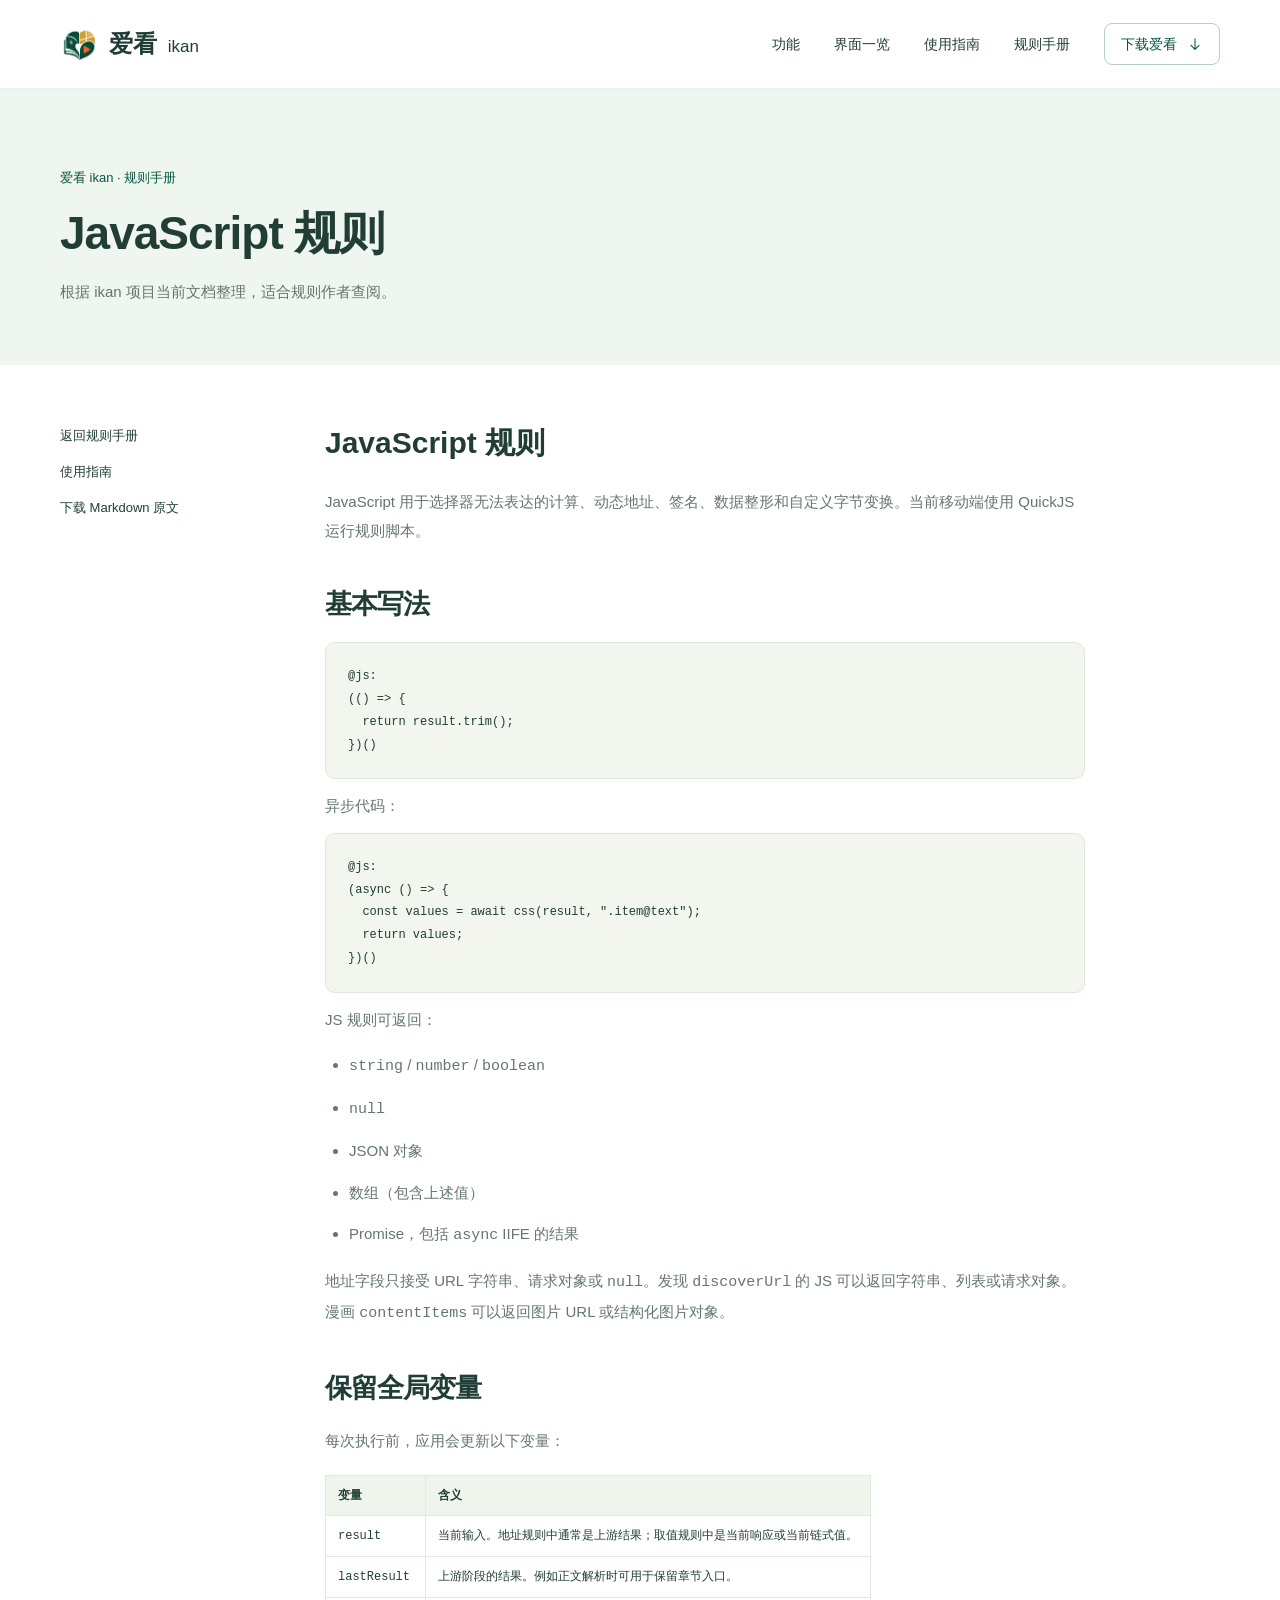
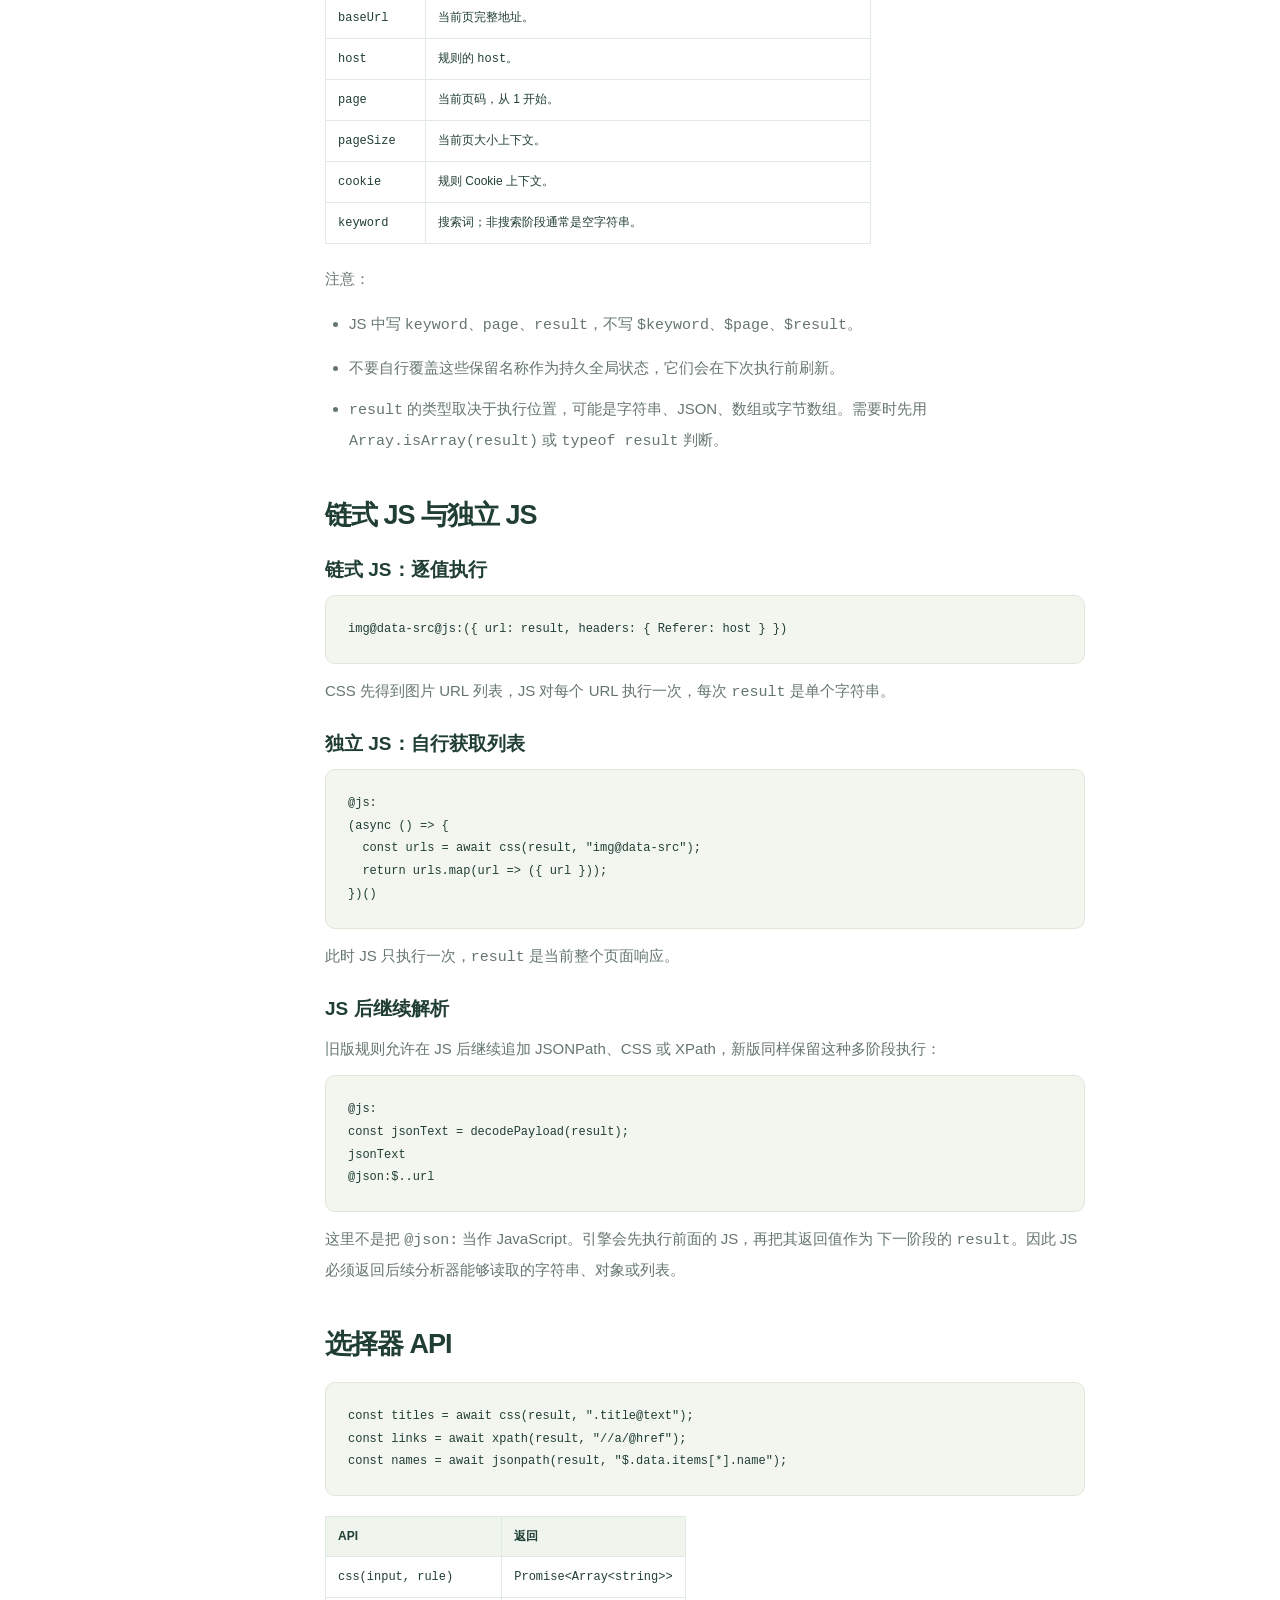
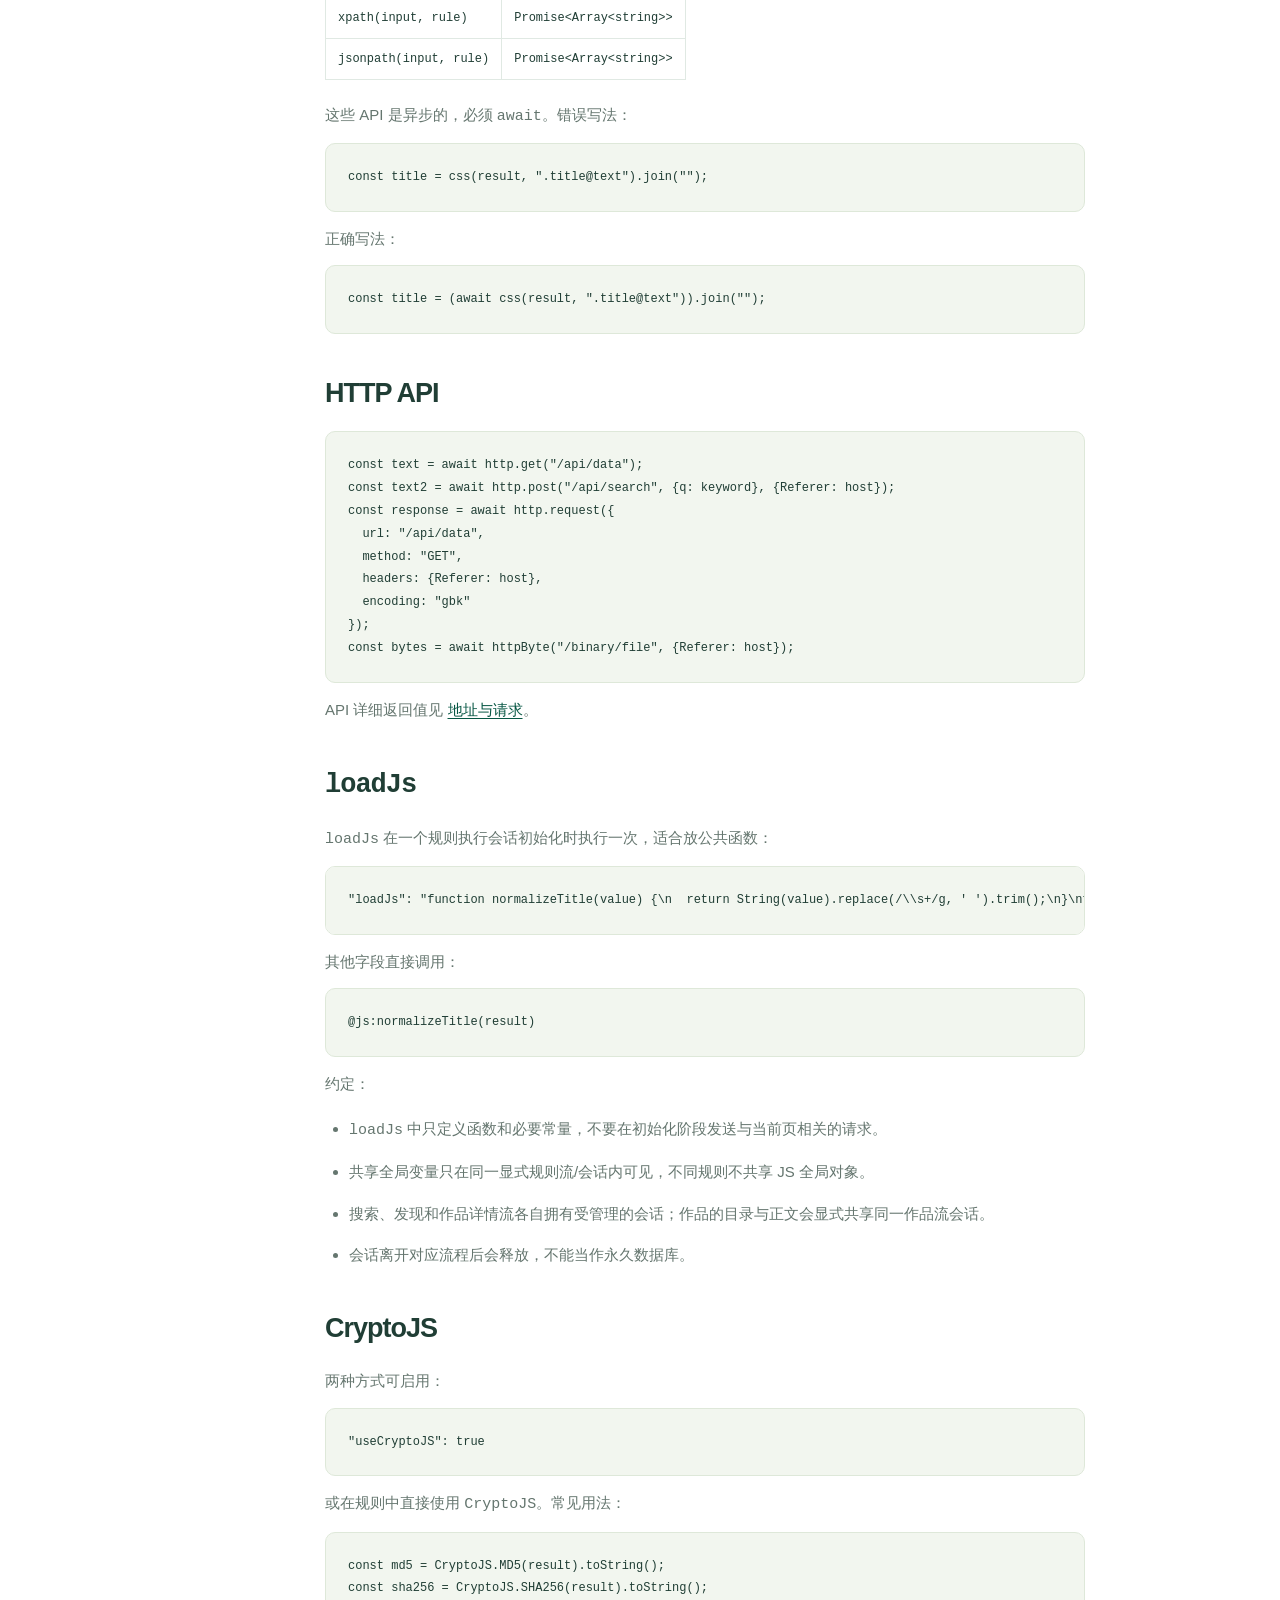
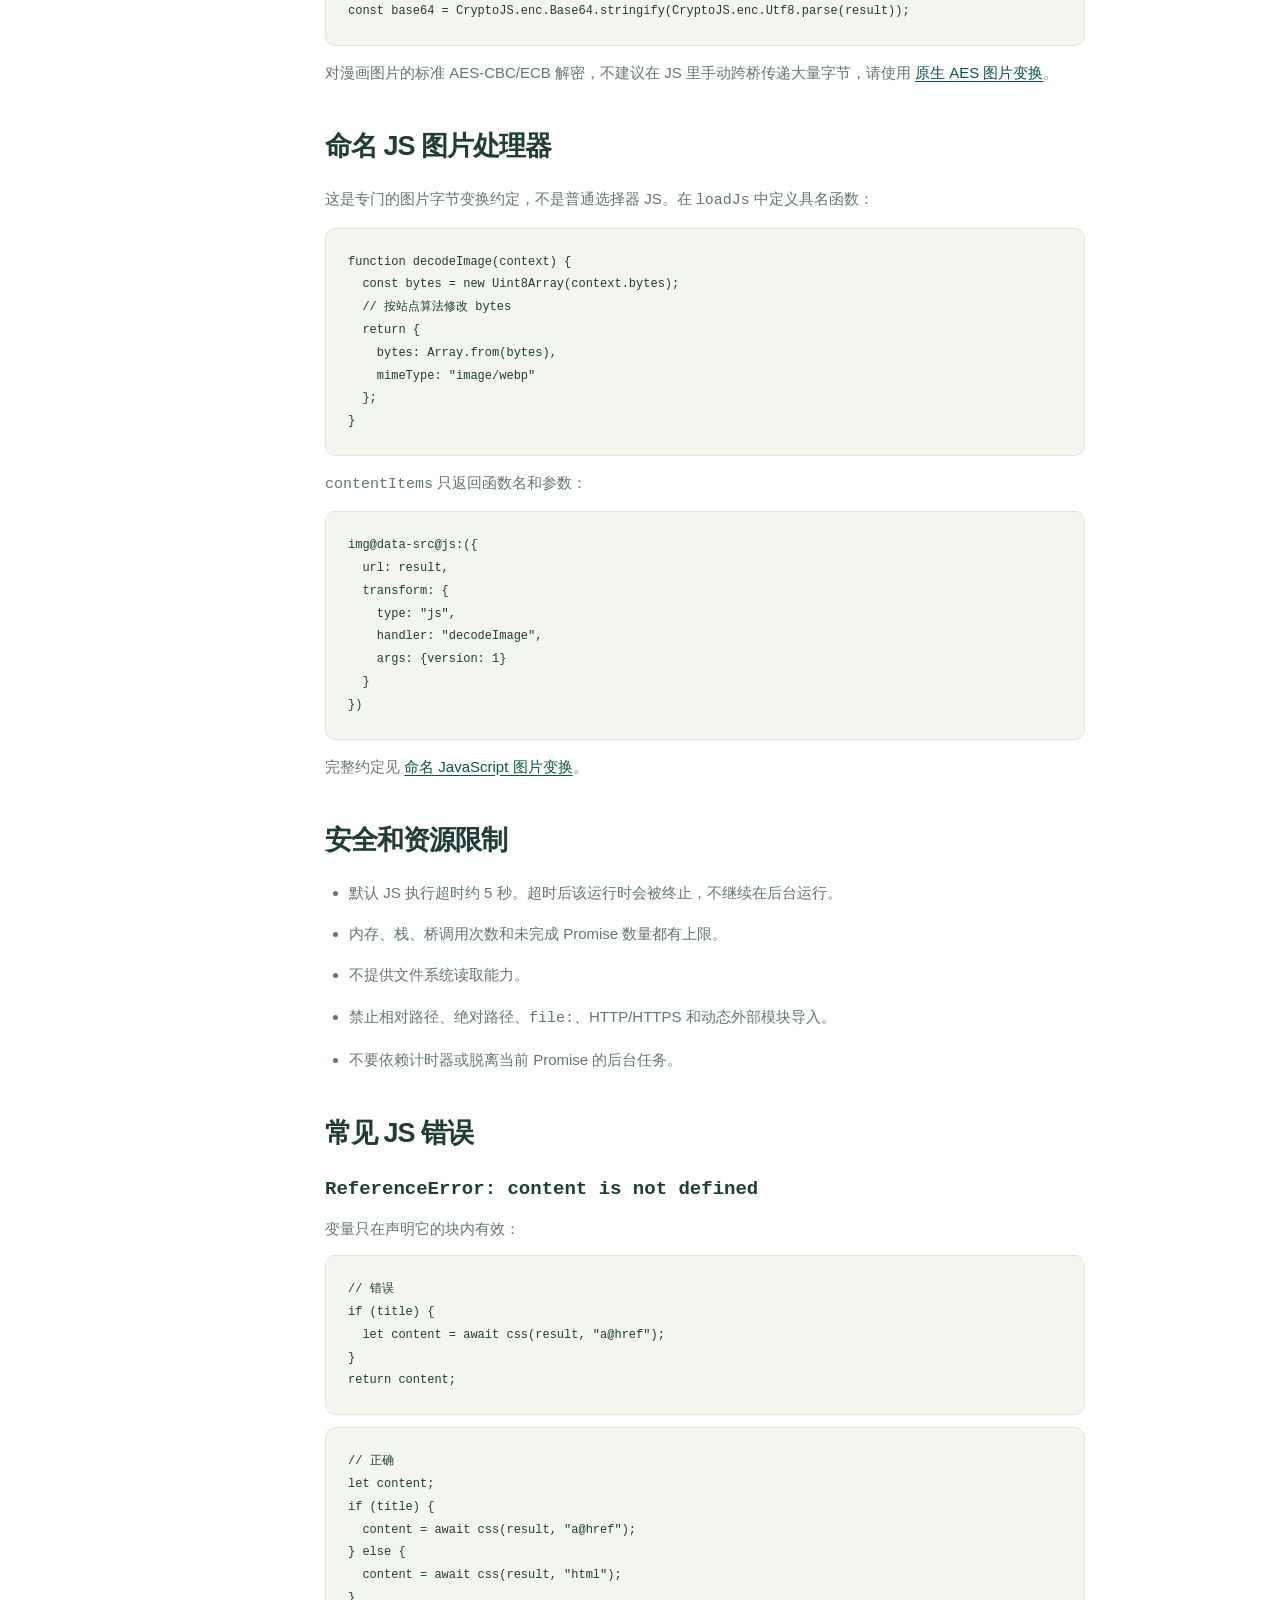
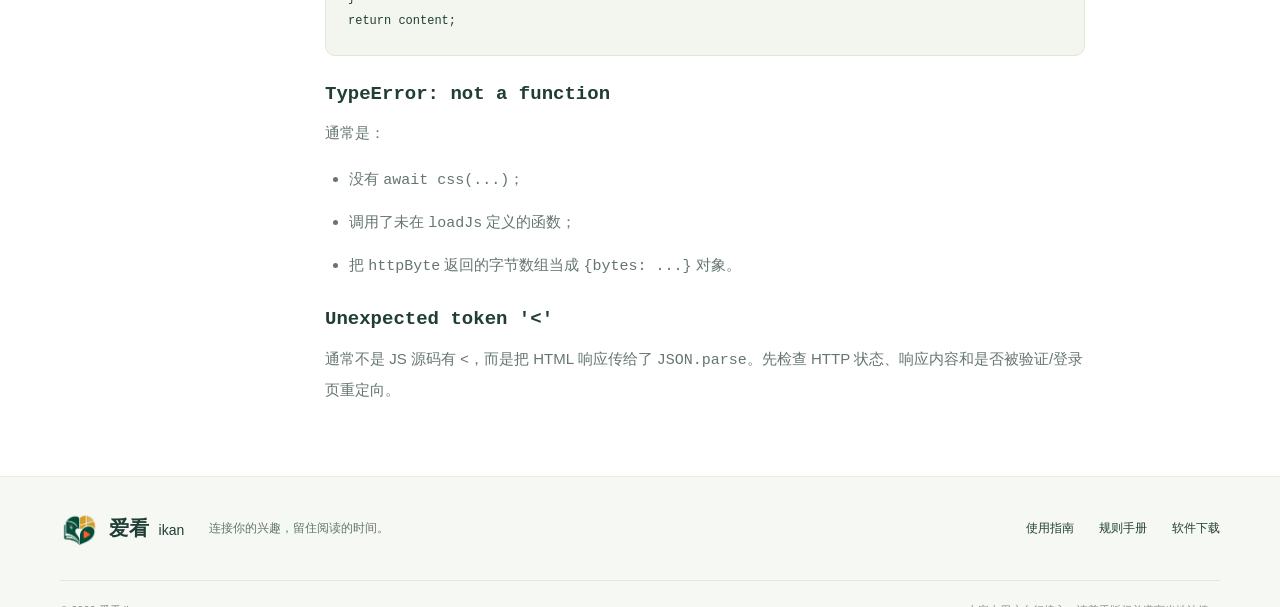
<file: site/manual/04-javascript.html>
<!doctype html><html lang="zh-CN"><head><meta charset="utf-8"><meta name="viewport" content="width=device-width, initial-scale=1"><title>JavaScript 规则 · 爱看规则手册</title><link rel="stylesheet" href="../styles.css"><link rel="icon" href="../assets/ikan-logo.png"><script src="../app.js" defer></script></head><body><a class="skip-link" href="#main">跳到主要内容</a>
<header class="site-header"><div class="container header-inner"><a class="brand" href="../index.html" aria-label="爱看首页"><img src="../assets/ikan-logo.png" alt="" width="40" height="40"><span>爱看 <small>ikan</small></span></a><button class="menu-toggle" type="button" aria-expanded="false" aria-controls="navigation">菜单 <span aria-hidden="true">☰</span></button><nav id="navigation" aria-label="主导航"><a href="../index.html#features">功能</a><a href="../index.html#experience">界面一览</a><a href="../guide.html">使用指南</a><a href="../rules.html">规则手册</a><a class="nav-download" href="../index.html#download">下载爱看 <span aria-hidden="true"><svg class="action-icon" viewBox="0 0 24 24" aria-hidden="true" focusable="false"><path d="M12 4v16m-6-6 6 6 6-6"/></svg></span></a></nav></div></header>
<main id="main"><div class="doc-hero"><div class="container"><p class="kicker">爱看 ikan · 规则手册</p><h1>JavaScript 规则</h1><p>根据 ikan 项目当前文档整理，适合规则作者查阅。</p></div></div><div class="container doc-layout"><nav class="doc-toc" aria-label="手册导航"><a href="../rules.html">返回规则手册</a><a href="../guide.html">使用指南</a><a href="../docs/04-javascript.md" download>下载 Markdown 原文</a></nav><article class="doc-content"><h1 id="javascript-规则">JavaScript 规则</h1>
<p>JavaScript 用于选择器无法表达的计算、动态地址、签名、数据整形和自定义字节变换。当前移动端使用 QuickJS 运行规则脚本。</p>
<h2 id="基本写法">基本写法</h2>
<pre><code class="language-javascript">@js:
(() =&gt; {
  return result.trim();
})()
</code></pre>
<p>异步代码：</p>
<pre><code class="language-javascript">@js:
(async () =&gt; {
  const values = await css(result, &quot;.item@text&quot;);
  return values;
})()
</code></pre>
<p>JS 规则可返回：</p>
<ul>
<li><code>string</code> / <code>number</code> / <code>boolean</code></li>
<li><code>null</code></li>
<li>JSON 对象</li>
<li>数组（包含上述值）</li>
<li>Promise，包括 <code>async</code> IIFE 的结果</li>
</ul>
<p>地址字段只接受 URL 字符串、请求对象或 <code>null</code>。发现 <code>discoverUrl</code> 的 JS 可以返回字符串、列表或请求对象。漫画 <code>contentItems</code> 可以返回图片 URL 或结构化图片对象。</p>
<h2 id="保留全局变量">保留全局变量</h2>
<p>每次执行前，应用会更新以下变量：</p>
<table>
<thead>
<tr>
<th>变量</th>
<th>含义</th>
</tr>
</thead>
<tbody><tr>
<td><code>result</code></td>
<td>当前输入。地址规则中通常是上游结果；取值规则中是当前响应或当前链式值。</td>
</tr>
<tr>
<td><code>lastResult</code></td>
<td>上游阶段的结果。例如正文解析时可用于保留章节入口。</td>
</tr>
<tr>
<td><code>baseUrl</code></td>
<td>当前页完整地址。</td>
</tr>
<tr>
<td><code>host</code></td>
<td>规则的 <code>host</code>。</td>
</tr>
<tr>
<td><code>page</code></td>
<td>当前页码，从 1 开始。</td>
</tr>
<tr>
<td><code>pageSize</code></td>
<td>当前页大小上下文。</td>
</tr>
<tr>
<td><code>cookie</code></td>
<td>规则 Cookie 上下文。</td>
</tr>
<tr>
<td><code>keyword</code></td>
<td>搜索词；非搜索阶段通常是空字符串。</td>
</tr>
</tbody></table>
<p>注意：</p>
<ul>
<li>JS 中写 <code>keyword</code>、<code>page</code>、<code>result</code>，不写 <code>$keyword</code>、<code>$page</code>、<code>$result</code>。</li>
<li>不要自行覆盖这些保留名称作为持久全局状态，它们会在下次执行前刷新。</li>
<li><code>result</code> 的类型取决于执行位置，可能是字符串、JSON、数组或字节数组。需要时先用 <code>Array.isArray(result)</code> 或 <code>typeof result</code> 判断。</li>
</ul>
<h2 id="链式-js-与独立-js">链式 JS 与独立 JS</h2>
<h3 id="链式-js逐值执行">链式 JS：逐值执行</h3>
<pre><code class="language-javascript">img@data-src@js:({ url: result, headers: { Referer: host } })
</code></pre>
<p>CSS 先得到图片 URL 列表，JS 对每个 URL 执行一次，每次 <code>result</code> 是单个字符串。</p>
<h3 id="独立-js自行获取列表">独立 JS：自行获取列表</h3>
<pre><code class="language-javascript">@js:
(async () =&gt; {
  const urls = await css(result, &quot;img@data-src&quot;);
  return urls.map(url =&gt; ({ url }));
})()
</code></pre>
<p>此时 JS 只执行一次，<code>result</code> 是当前整个页面响应。</p>
<h3 id="js-后继续解析">JS 后继续解析</h3>
<p>旧版规则允许在 JS 后继续追加 JSONPath、CSS 或 XPath，新版同样保留这种多阶段执行：</p>
<pre><code class="language-javascript">@js:
const jsonText = decodePayload(result);
jsonText
@json:$..url
</code></pre>
<p>这里不是把 <code>@json:</code> 当作 JavaScript。引擎会先执行前面的 JS，再把其返回值作为
下一阶段的 <code>result</code>。因此 JS 必须返回后续分析器能够读取的字符串、对象或列表。</p>
<h2 id="选择器-api">选择器 API</h2>
<pre><code class="language-javascript">const titles = await css(result, &quot;.title@text&quot;);
const links = await xpath(result, &quot;//a/@href&quot;);
const names = await jsonpath(result, &quot;$.data.items[*].name&quot;);
</code></pre>
<table>
<thead>
<tr>
<th>API</th>
<th>返回</th>
</tr>
</thead>
<tbody><tr>
<td><code>css(input, rule)</code></td>
<td><code>Promise&lt;Array&lt;string&gt;&gt;</code></td>
</tr>
<tr>
<td><code>xpath(input, rule)</code></td>
<td><code>Promise&lt;Array&lt;string&gt;&gt;</code></td>
</tr>
<tr>
<td><code>jsonpath(input, rule)</code></td>
<td><code>Promise&lt;Array&lt;string&gt;&gt;</code></td>
</tr>
</tbody></table>
<p>这些 API 是异步的，必须 <code>await</code>。错误写法：</p>
<pre><code class="language-javascript">const title = css(result, &quot;.title@text&quot;).join(&quot;&quot;);
</code></pre>
<p>正确写法：</p>
<pre><code class="language-javascript">const title = (await css(result, &quot;.title@text&quot;)).join(&quot;&quot;);
</code></pre>
<h2 id="http-api">HTTP API</h2>
<pre><code class="language-javascript">const text = await http.get(&quot;/api/data&quot;);
const text2 = await http.post(&quot;/api/search&quot;, {q: keyword}, {Referer: host});
const response = await http.request({
  url: &quot;/api/data&quot;,
  method: &quot;GET&quot;,
  headers: {Referer: host},
  encoding: &quot;gbk&quot;
});
const bytes = await httpByte(&quot;/binary/file&quot;, {Referer: host});
</code></pre>
<p>API 详细返回值见 <a href="02-address-and-request.html#js-%E4%B8%AD%E5%8F%91%E8%AF%B7%E6%B1%82">地址与请求</a>。</p>
<h2 id="loadjs"><code>loadJs</code></h2>
<p><code>loadJs</code> 在一个规则执行会话初始化时执行一次，适合放公共函数：</p>
<pre><code class="language-json">&quot;loadJs&quot;: &quot;function normalizeTitle(value) {\n  return String(value).replace(/\\s+/g, &#39; &#39;).trim();\n}\nfunction buildSign(value) {\n  return CryptoJS.MD5(value).toString();\n}&quot;
</code></pre>
<p>其他字段直接调用：</p>
<pre><code class="language-javascript">@js:normalizeTitle(result)
</code></pre>
<p>约定：</p>
<ul>
<li><code>loadJs</code> 中只定义函数和必要常量，不要在初始化阶段发送与当前页相关的请求。</li>
<li>共享全局变量只在同一显式规则流/会话内可见，不同规则不共享 JS 全局对象。</li>
<li>搜索、发现和作品详情流各自拥有受管理的会话；作品的目录与正文会显式共享同一作品流会话。</li>
<li>会话离开对应流程后会释放，不能当作永久数据库。</li>
</ul>
<h2 id="cryptojs">CryptoJS</h2>
<p>两种方式可启用：</p>
<pre><code class="language-json">&quot;useCryptoJS&quot;: true
</code></pre>
<p>或在规则中直接使用 <code>CryptoJS</code>。常见用法：</p>
<pre><code class="language-javascript">const md5 = CryptoJS.MD5(result).toString();
const sha256 = CryptoJS.SHA256(result).toString();
const base64 = CryptoJS.enc.Base64.stringify(CryptoJS.enc.Utf8.parse(result));
</code></pre>
<p>对漫画图片的标准 AES-CBC/ECB 解密，不建议在 JS 里手动跨桥传递大量字节，请使用 <a href="06-images-and-transforms.html#%E5%8E%9F%E7%94%9F-aes-%E8%A7%A3%E5%AF%86%E6%8E%A8%E8%8D%90">原生 AES 图片变换</a>。</p>
<h2 id="命名-js-图片处理器">命名 JS 图片处理器</h2>
<p>这是专门的图片字节变换约定，不是普通选择器 JS。在 <code>loadJs</code> 中定义具名函数：</p>
<pre><code class="language-javascript">function decodeImage(context) {
  const bytes = new Uint8Array(context.bytes);
  // 按站点算法修改 bytes
  return {
    bytes: Array.from(bytes),
    mimeType: &quot;image/webp&quot;
  };
}
</code></pre>
<p><code>contentItems</code> 只返回函数名和参数：</p>
<pre><code class="language-javascript">img@data-src@js:({
  url: result,
  transform: {
    type: &quot;js&quot;,
    handler: &quot;decodeImage&quot;,
    args: {version: 1}
  }
})
</code></pre>
<p>完整约定见 <a href="06-images-and-transforms.html#%E5%91%BD%E5%90%8D-javascript-%E5%9B%BE%E7%89%87%E5%8F%98%E6%8D%A2">命名 JavaScript 图片变换</a>。</p>
<h2 id="安全和资源限制">安全和资源限制</h2>
<ul>
<li>默认 JS 执行超时约 5 秒。超时后该运行时会被终止，不继续在后台运行。</li>
<li>内存、栈、桥调用次数和未完成 Promise 数量都有上限。</li>
<li>不提供文件系统读取能力。</li>
<li>禁止相对路径、绝对路径、<code>file:</code>、HTTP/HTTPS 和动态外部模块导入。</li>
<li>不要依赖计时器或脱离当前 Promise 的后台任务。</li>
</ul>
<h2 id="常见-js-错误">常见 JS 错误</h2>
<h3 id="referenceerror-content-is-not-defined"><code>ReferenceError: content is not defined</code></h3>
<p>变量只在声明它的块内有效：</p>
<pre><code class="language-javascript">// 错误
if (title) {
  let content = await css(result, &quot;a@href&quot;);
}
return content;
</code></pre>
<pre><code class="language-javascript">// 正确
let content;
if (title) {
  content = await css(result, &quot;a@href&quot;);
} else {
  content = await css(result, &quot;html&quot;);
}
return content;
</code></pre>
<h3 id="typeerror-not-a-function"><code>TypeError: not a function</code></h3>
<p>通常是：</p>
<ul>
<li>没有 <code>await css(...)</code>；</li>
<li>调用了未在 <code>loadJs</code> 定义的函数；</li>
<li>把 <code>httpByte</code> 返回的字节数组当成 <code>{bytes: ...}</code> 对象。</li>
</ul>
<h3 id="unexpected-token-39lt39"><code>Unexpected token &#39;&lt;&#39;</code></h3>
<p>通常不是 JS 源码有 <code>&lt;</code>，而是把 HTML 响应传给了 <code>JSON.parse</code>。先检查 HTTP 状态、响应内容和是否被验证/登录页重定向。</p>
</article></div></main><footer class="site-footer"><div class="container footer-top"><a class="brand" href="../index.html"><img src="../assets/ikan-logo.png" alt="" width="35" height="35"><span>爱看 <small>ikan</small></span></a><p>连接你的兴趣，留住阅读的时间。</p><div><a href="../guide.html">使用指南</a><a href="../rules.html">规则手册</a><a href="../index.html#download">软件下载</a></div></div><div class="container footer-bottom"><span>© <span data-year>2026</span> 爱看 ikan</span><span>内容由用户自行接入，请尊重版权并遵守当地法律。</span></div></footer>
</body></html>
</file>
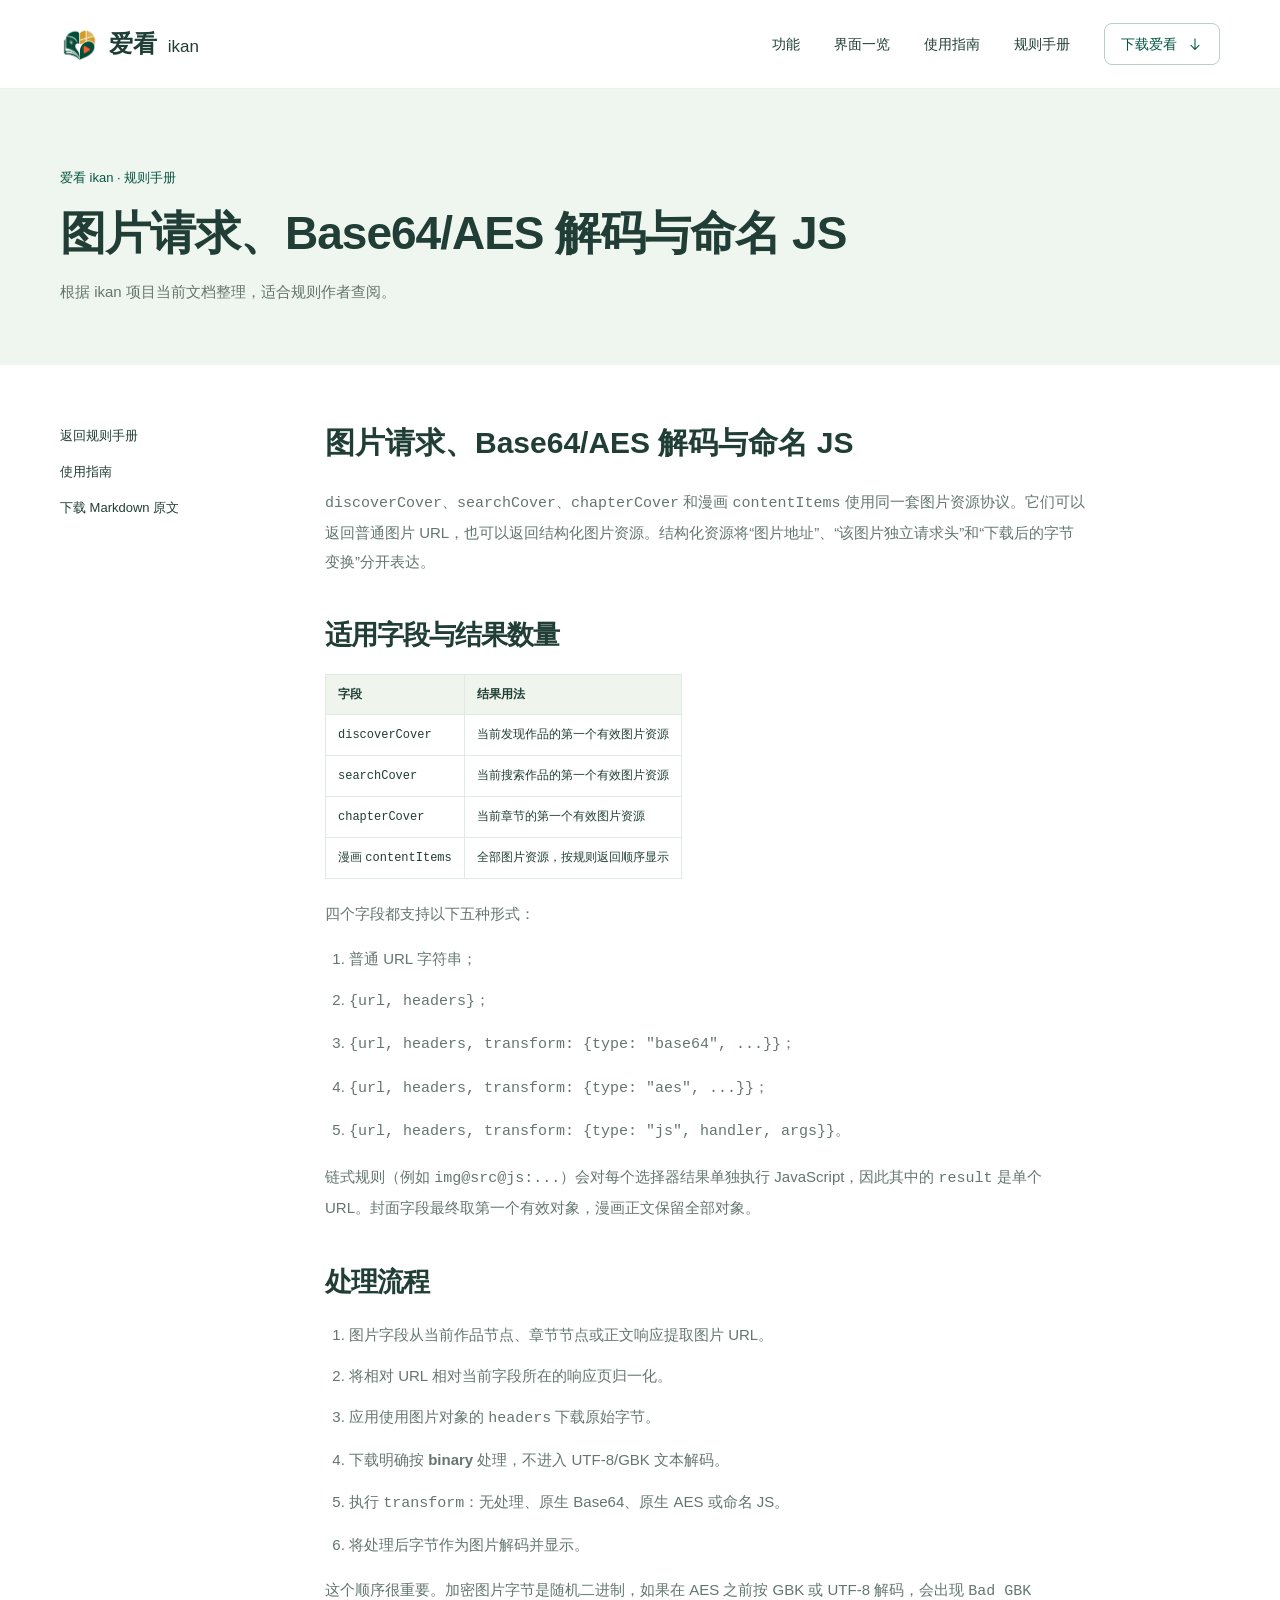
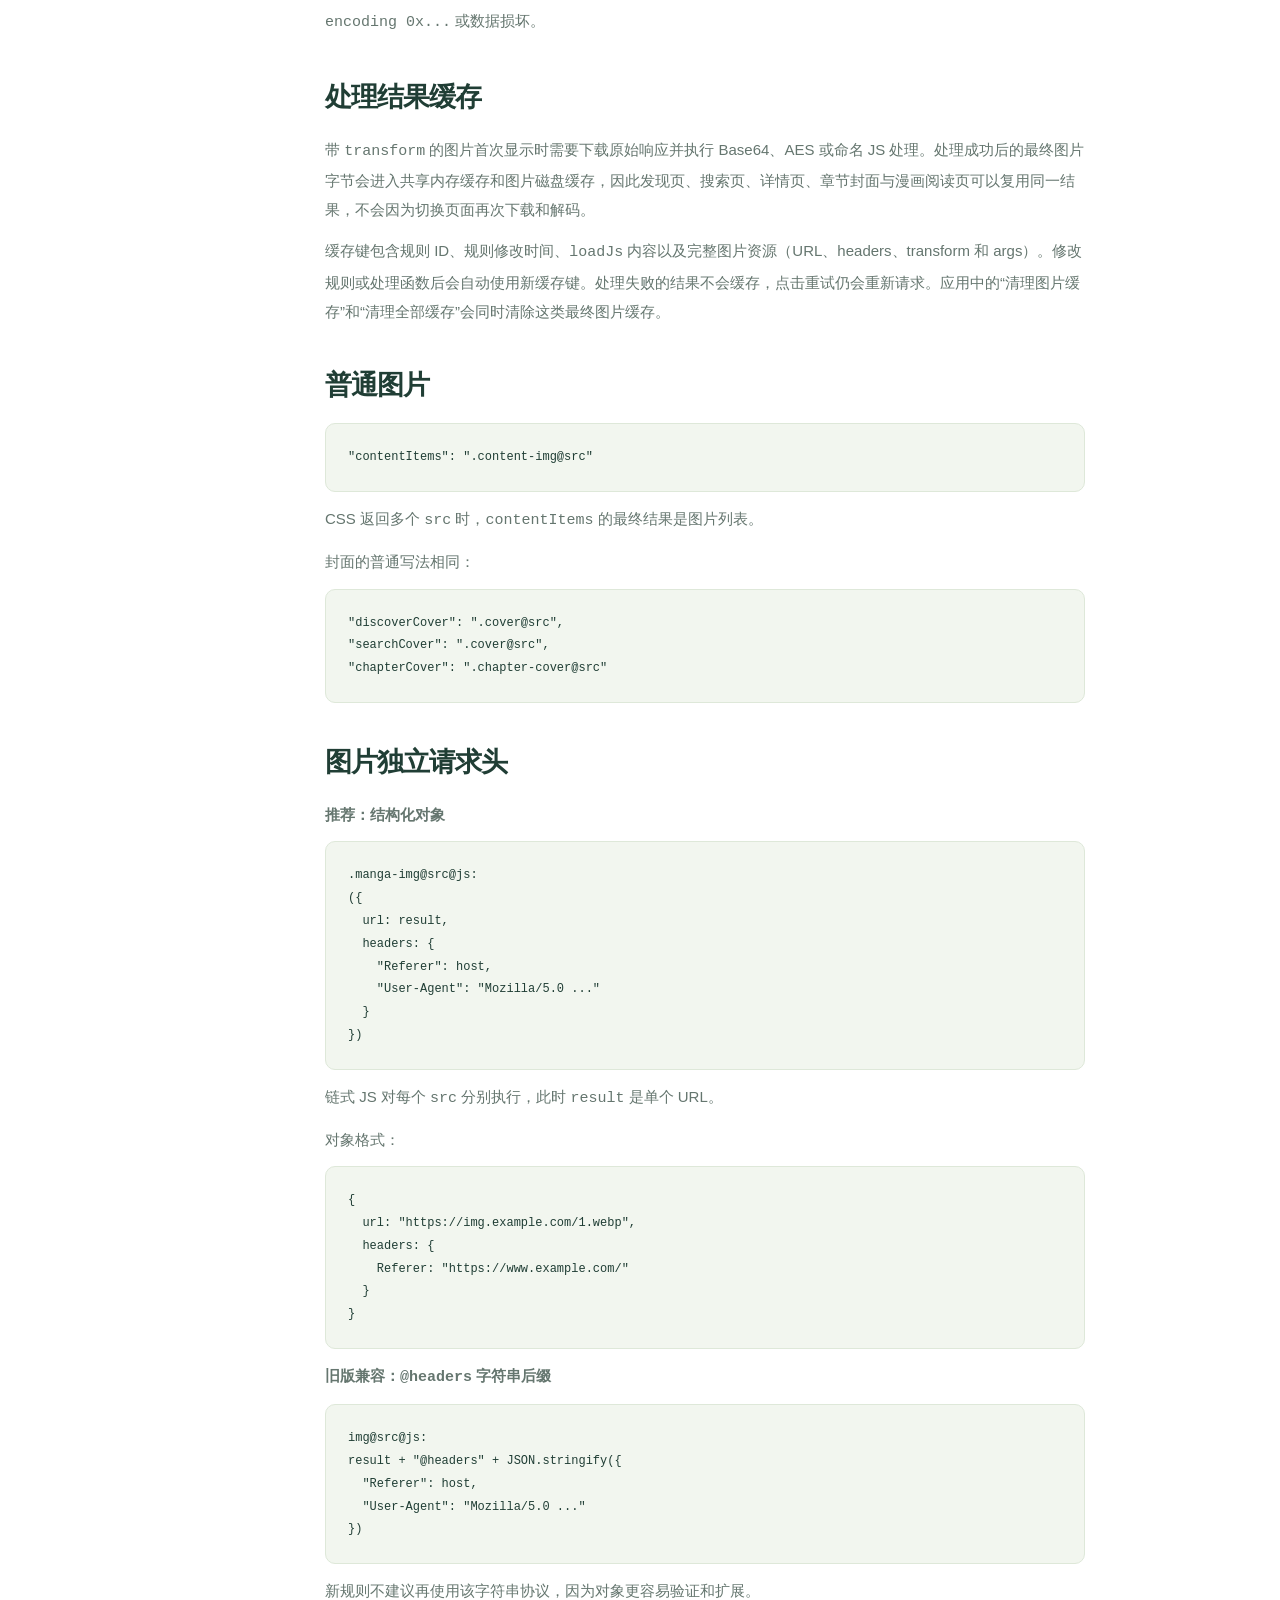
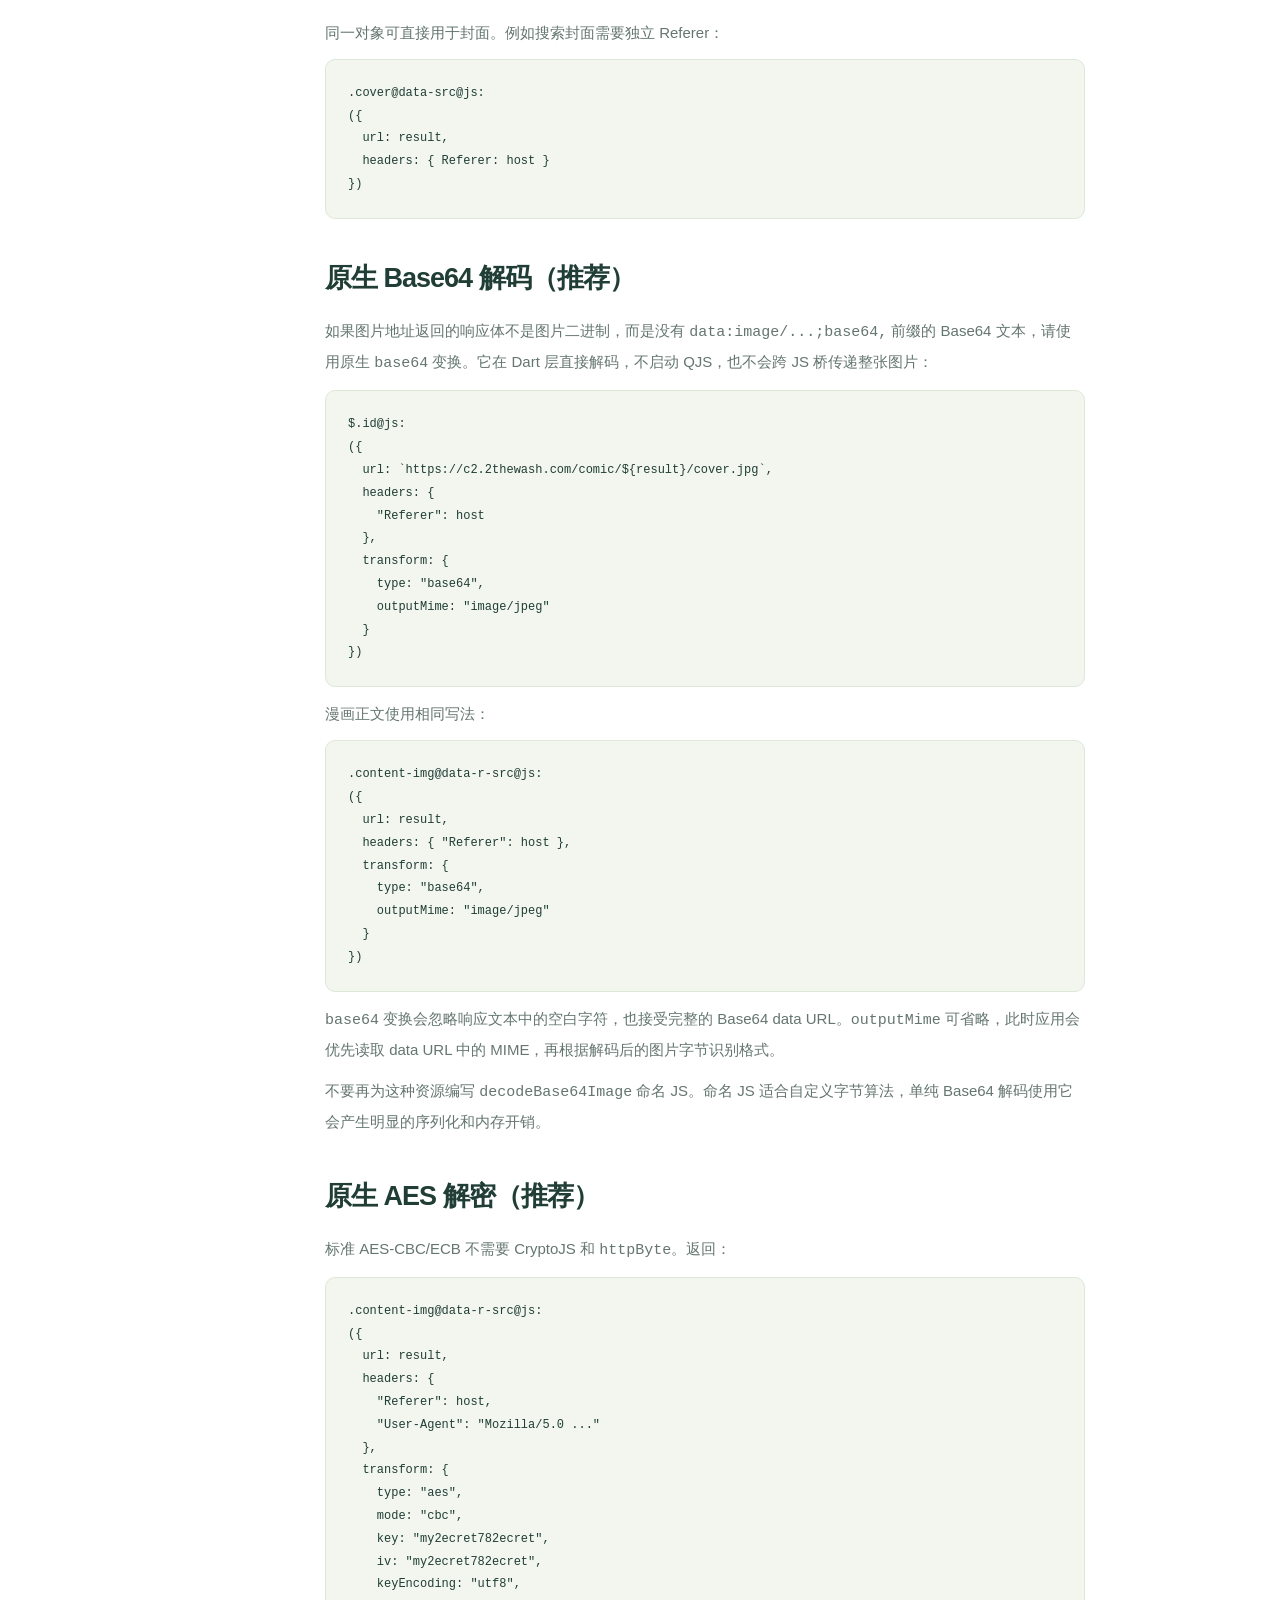
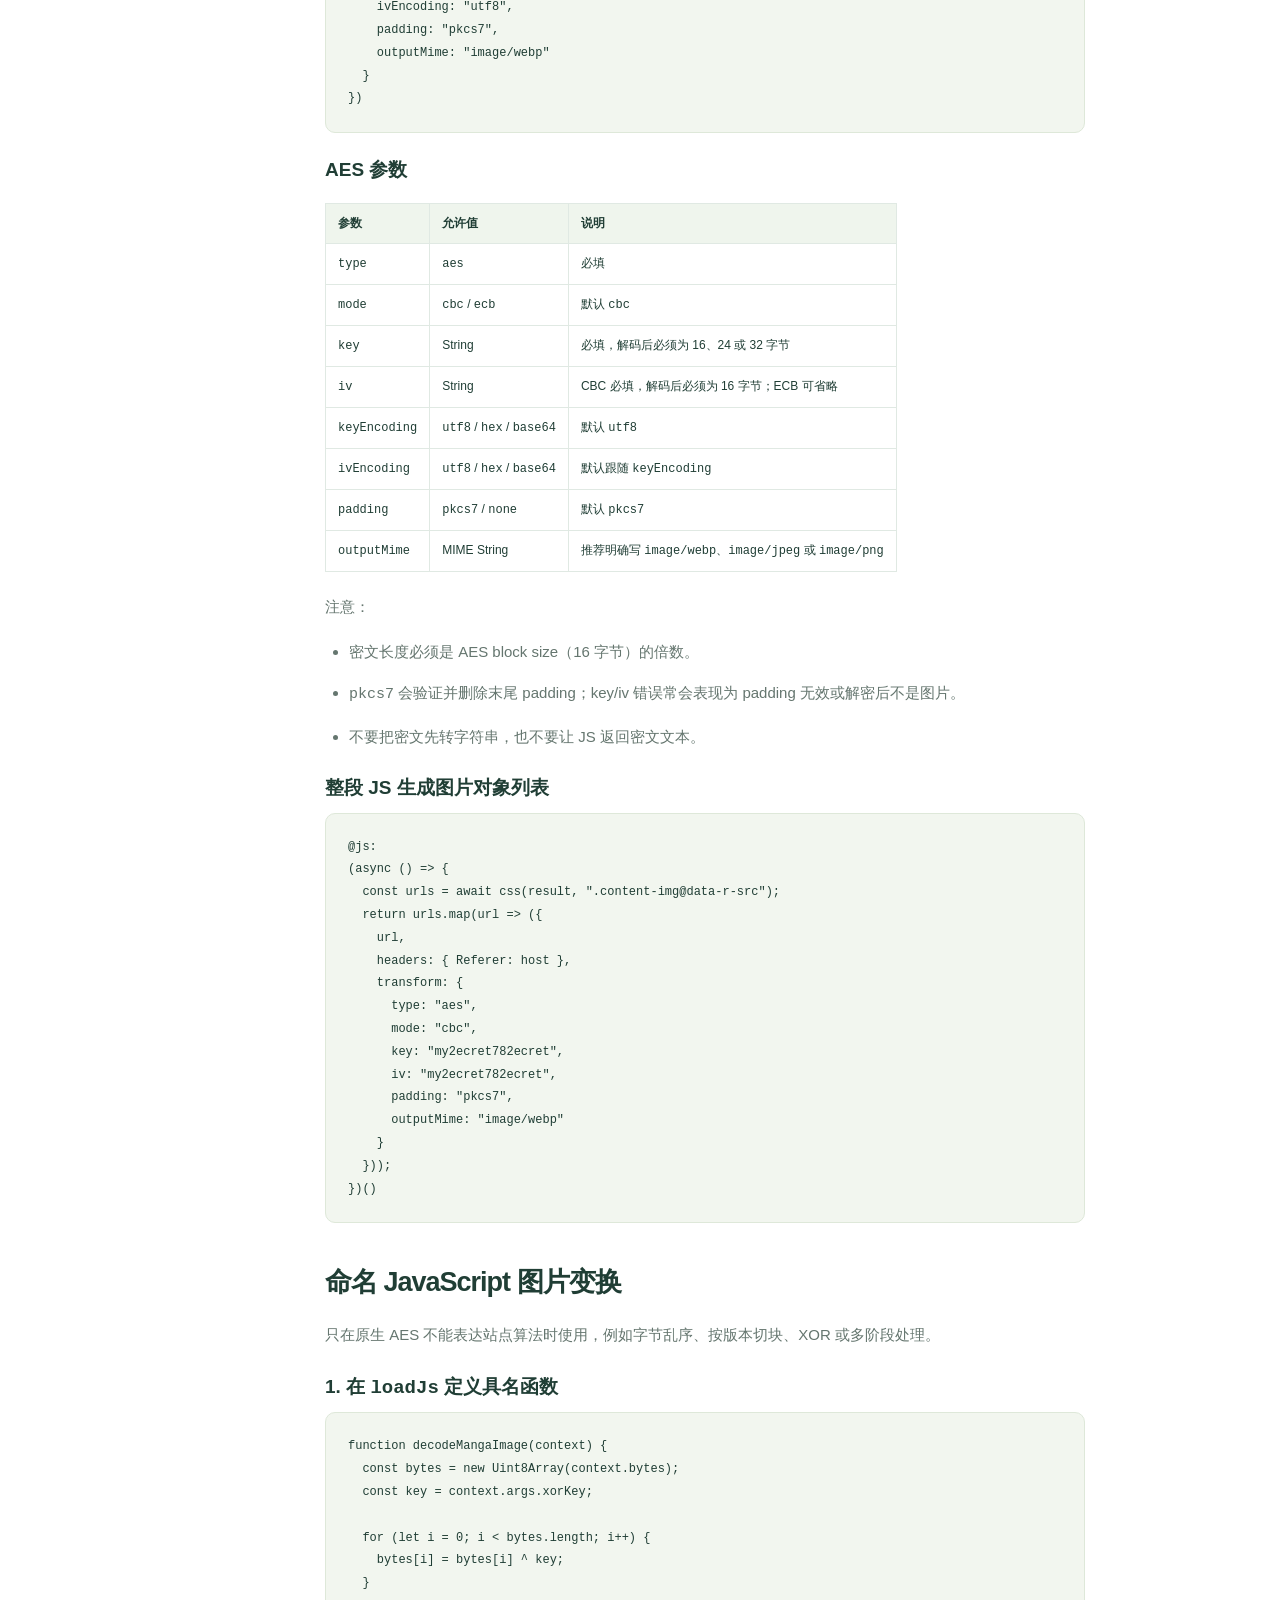
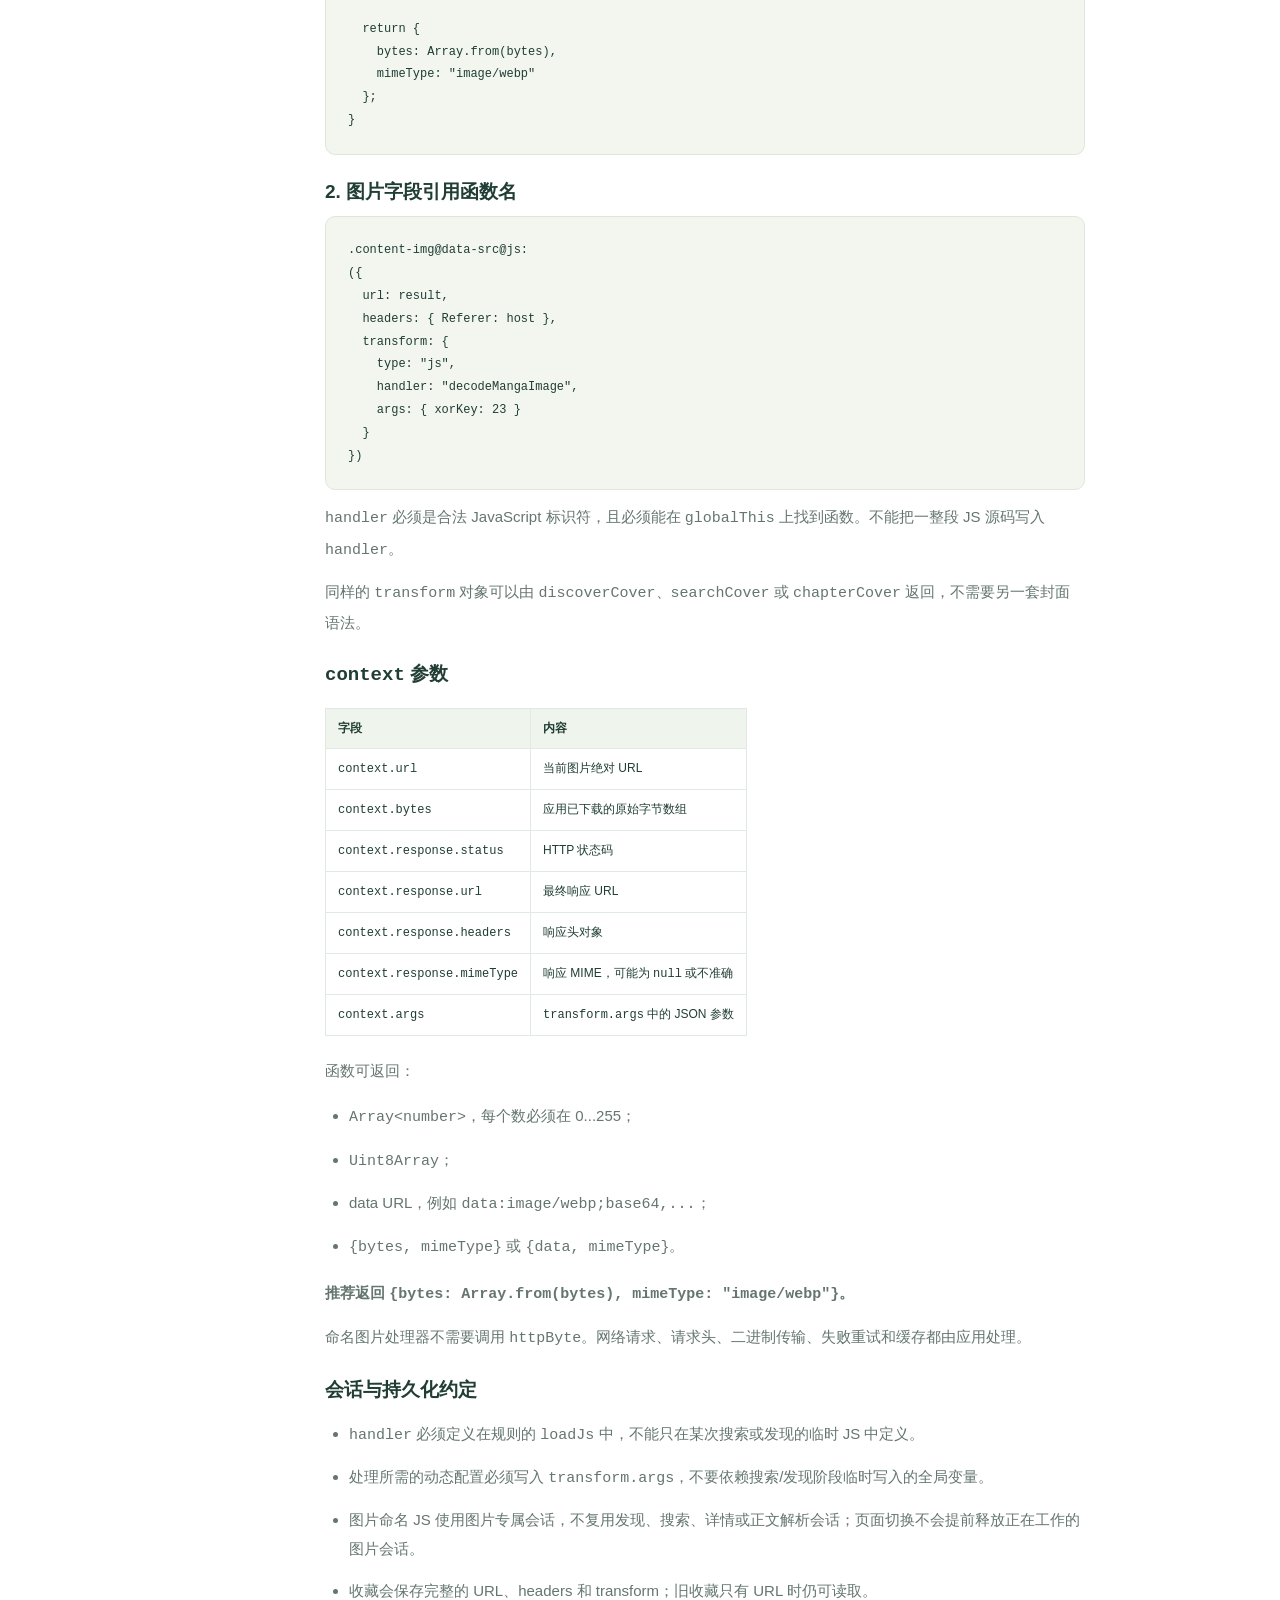
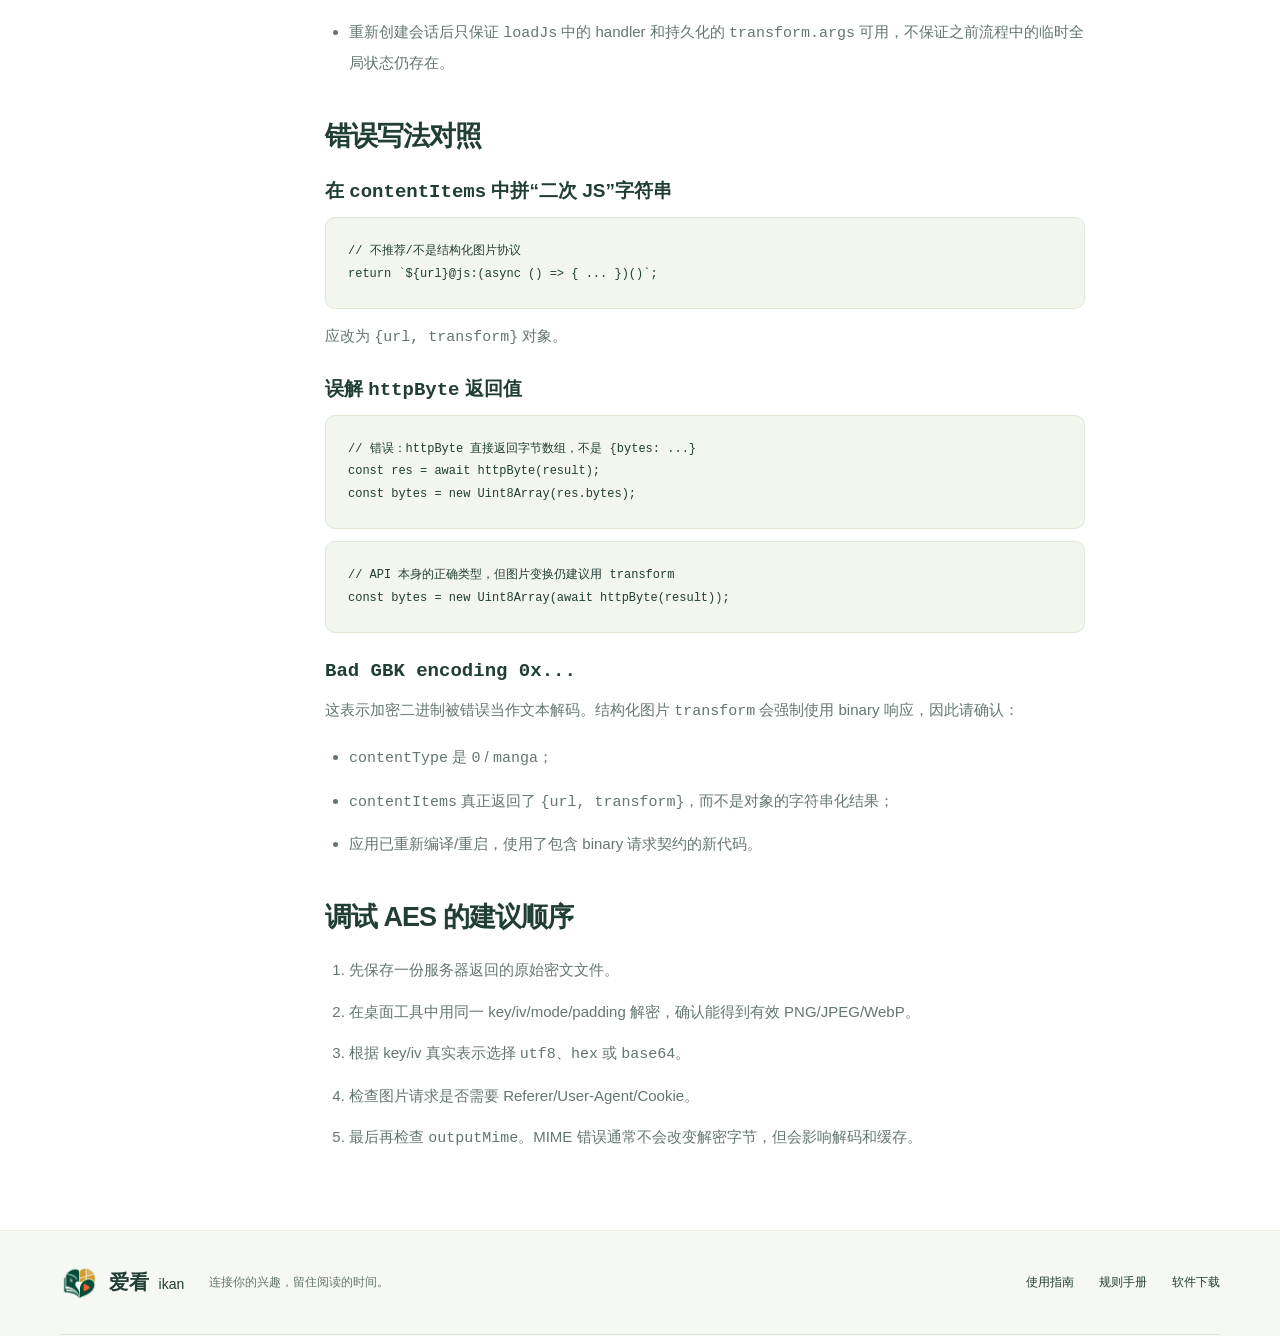
<file: site/manual/06-images-and-transforms.html>
<!doctype html><html lang="zh-CN"><head><meta charset="utf-8"><meta name="viewport" content="width=device-width, initial-scale=1"><title>图片请求、Base64/AES 解码与命名 JS · 爱看规则手册</title><link rel="stylesheet" href="../styles.css"><link rel="icon" href="../assets/ikan-logo.png"><script src="../app.js" defer></script></head><body><a class="skip-link" href="#main">跳到主要内容</a>
<header class="site-header"><div class="container header-inner"><a class="brand" href="../index.html" aria-label="爱看首页"><img src="../assets/ikan-logo.png" alt="" width="40" height="40"><span>爱看 <small>ikan</small></span></a><button class="menu-toggle" type="button" aria-expanded="false" aria-controls="navigation">菜单 <span aria-hidden="true">☰</span></button><nav id="navigation" aria-label="主导航"><a href="../index.html#features">功能</a><a href="../index.html#experience">界面一览</a><a href="../guide.html">使用指南</a><a href="../rules.html">规则手册</a><a class="nav-download" href="../index.html#download">下载爱看 <span aria-hidden="true"><svg class="action-icon" viewBox="0 0 24 24" aria-hidden="true" focusable="false"><path d="M12 4v16m-6-6 6 6 6-6"/></svg></span></a></nav></div></header>
<main id="main"><div class="doc-hero"><div class="container"><p class="kicker">爱看 ikan · 规则手册</p><h1>图片请求、Base64/AES 解码与命名 JS</h1><p>根据 ikan 项目当前文档整理，适合规则作者查阅。</p></div></div><div class="container doc-layout"><nav class="doc-toc" aria-label="手册导航"><a href="../rules.html">返回规则手册</a><a href="../guide.html">使用指南</a><a href="../docs/06-images-and-transforms.md" download>下载 Markdown 原文</a></nav><article class="doc-content"><h1 id="图片请求base64aes-解码与命名-js">图片请求、Base64/AES 解码与命名 JS</h1>
<p><code>discoverCover</code>、<code>searchCover</code>、<code>chapterCover</code> 和漫画 <code>contentItems</code> 使用同一套图片资源协议。它们可以返回普通图片 URL，也可以返回结构化图片资源。结构化资源将“图片地址”、“该图片独立请求头”和“下载后的字节变换”分开表达。</p>
<h2 id="适用字段与结果数量">适用字段与结果数量</h2>
<table>
<thead>
<tr>
<th>字段</th>
<th>结果用法</th>
</tr>
</thead>
<tbody><tr>
<td><code>discoverCover</code></td>
<td>当前发现作品的第一个有效图片资源</td>
</tr>
<tr>
<td><code>searchCover</code></td>
<td>当前搜索作品的第一个有效图片资源</td>
</tr>
<tr>
<td><code>chapterCover</code></td>
<td>当前章节的第一个有效图片资源</td>
</tr>
<tr>
<td>漫画 <code>contentItems</code></td>
<td>全部图片资源，按规则返回顺序显示</td>
</tr>
</tbody></table>
<p>四个字段都支持以下五种形式：</p>
<ol>
<li>普通 URL 字符串；</li>
<li><code>{url, headers}</code>；</li>
<li><code>{url, headers, transform: {type: &quot;base64&quot;, ...}}</code>；</li>
<li><code>{url, headers, transform: {type: &quot;aes&quot;, ...}}</code>；</li>
<li><code>{url, headers, transform: {type: &quot;js&quot;, handler, args}}</code>。</li>
</ol>
<p>链式规则（例如 <code>img@src@js:...</code>）会对每个选择器结果单独执行 JavaScript，因此其中的 <code>result</code> 是单个 URL。封面字段最终取第一个有效对象，漫画正文保留全部对象。</p>
<h2 id="处理流程">处理流程</h2>
<ol>
<li>图片字段从当前作品节点、章节节点或正文响应提取图片 URL。</li>
<li>将相对 URL 相对当前字段所在的响应页归一化。</li>
<li>应用使用图片对象的 <code>headers</code> 下载原始字节。</li>
<li>下载明确按 <strong>binary</strong> 处理，不进入 UTF-8/GBK 文本解码。</li>
<li>执行 <code>transform</code>：无处理、原生 Base64、原生 AES 或命名 JS。</li>
<li>将处理后字节作为图片解码并显示。</li>
</ol>
<p>这个顺序很重要。加密图片字节是随机二进制，如果在 AES 之前按 GBK 或 UTF-8 解码，会出现 <code>Bad GBK encoding 0x...</code> 或数据损坏。</p>
<h2 id="处理结果缓存">处理结果缓存</h2>
<p>带 <code>transform</code> 的图片首次显示时需要下载原始响应并执行 Base64、AES 或命名 JS 处理。处理成功后的最终图片字节会进入共享内存缓存和图片磁盘缓存，因此发现页、搜索页、详情页、章节封面与漫画阅读页可以复用同一结果，不会因为切换页面再次下载和解码。</p>
<p>缓存键包含规则 ID、规则修改时间、<code>loadJs</code> 内容以及完整图片资源（URL、headers、transform 和 args）。修改规则或处理函数后会自动使用新缓存键。处理失败的结果不会缓存，点击重试仍会重新请求。应用中的“清理图片缓存”和“清理全部缓存”会同时清除这类最终图片缓存。</p>
<h2 id="普通图片">普通图片</h2>
<pre><code class="language-json">&quot;contentItems&quot;: &quot;.content-img@src&quot;
</code></pre>
<p>CSS 返回多个 <code>src</code> 时，<code>contentItems</code> 的最终结果是图片列表。</p>
<p>封面的普通写法相同：</p>
<pre><code class="language-json">&quot;discoverCover&quot;: &quot;.cover@src&quot;,
&quot;searchCover&quot;: &quot;.cover@src&quot;,
&quot;chapterCover&quot;: &quot;.chapter-cover@src&quot;
</code></pre>
<h2 id="图片独立请求头">图片独立请求头</h2>
<p><strong>推荐：结构化对象</strong></p>
<pre><code class="language-javascript">.manga-img@src@js:
({
  url: result,
  headers: {
    &quot;Referer&quot;: host,
    &quot;User-Agent&quot;: &quot;Mozilla/5.0 ...&quot;
  }
})
</code></pre>
<p>链式 JS 对每个 <code>src</code> 分别执行，此时 <code>result</code> 是单个 URL。</p>
<p>对象格式：</p>
<pre><code class="language-javascript">{
  url: &quot;https://img.example.com/1.webp&quot;,
  headers: {
    Referer: &quot;https://www.example.com/&quot;
  }
}
</code></pre>
<p><strong>旧版兼容：<code>@headers</code> 字符串后缀</strong></p>
<pre><code class="language-javascript">img@src@js:
result + &quot;@headers&quot; + JSON.stringify({
  &quot;Referer&quot;: host,
  &quot;User-Agent&quot;: &quot;Mozilla/5.0 ...&quot;
})
</code></pre>
<p>新规则不建议再使用该字符串协议，因为对象更容易验证和扩展。</p>
<p>同一对象可直接用于封面。例如搜索封面需要独立 Referer：</p>
<pre><code class="language-javascript">.cover@data-src@js:
({
  url: result,
  headers: { Referer: host }
})
</code></pre>
<h2 id="原生-base64-解码推荐">原生 Base64 解码（推荐）</h2>
<p>如果图片地址返回的响应体不是图片二进制，而是没有
<code>data:image/...;base64,</code> 前缀的 Base64 文本，请使用原生 <code>base64</code>
变换。它在 Dart 层直接解码，不启动 QJS，也不会跨 JS 桥传递整张图片：</p>
<pre><code class="language-javascript">$.id@js:
({
  url: `https://c2.2thewash.com/comic/${result}/cover.jpg`,
  headers: {
    &quot;Referer&quot;: host
  },
  transform: {
    type: &quot;base64&quot;,
    outputMime: &quot;image/jpeg&quot;
  }
})
</code></pre>
<p>漫画正文使用相同写法：</p>
<pre><code class="language-javascript">.content-img@data-r-src@js:
({
  url: result,
  headers: { &quot;Referer&quot;: host },
  transform: {
    type: &quot;base64&quot;,
    outputMime: &quot;image/jpeg&quot;
  }
})
</code></pre>
<p><code>base64</code> 变换会忽略响应文本中的空白字符，也接受完整的 Base64 data
URL。<code>outputMime</code> 可省略，此时应用会优先读取 data URL 中的 MIME，再根据解码后的图片字节识别格式。</p>
<p>不要再为这种资源编写 <code>decodeBase64Image</code> 命名 JS。命名 JS 适合自定义字节算法，单纯 Base64 解码使用它会产生明显的序列化和内存开销。</p>
<h2 id="原生-aes-解密推荐">原生 AES 解密（推荐）</h2>
<p>标准 AES-CBC/ECB 不需要 CryptoJS 和 <code>httpByte</code>。返回：</p>
<pre><code class="language-javascript">.content-img@data-r-src@js:
({
  url: result,
  headers: {
    &quot;Referer&quot;: host,
    &quot;User-Agent&quot;: &quot;Mozilla/5.0 ...&quot;
  },
  transform: {
    type: &quot;aes&quot;,
    mode: &quot;cbc&quot;,
    key: &quot;my2ecret782ecret&quot;,
    iv: &quot;my2ecret782ecret&quot;,
    keyEncoding: &quot;utf8&quot;,
    ivEncoding: &quot;utf8&quot;,
    padding: &quot;pkcs7&quot;,
    outputMime: &quot;image/webp&quot;
  }
})
</code></pre>
<h3 id="aes-参数">AES 参数</h3>
<table>
<thead>
<tr>
<th>参数</th>
<th>允许值</th>
<th>说明</th>
</tr>
</thead>
<tbody><tr>
<td><code>type</code></td>
<td><code>aes</code></td>
<td>必填</td>
</tr>
<tr>
<td><code>mode</code></td>
<td><code>cbc</code> / <code>ecb</code></td>
<td>默认 <code>cbc</code></td>
</tr>
<tr>
<td><code>key</code></td>
<td>String</td>
<td>必填，解码后必须为 16、24 或 32 字节</td>
</tr>
<tr>
<td><code>iv</code></td>
<td>String</td>
<td>CBC 必填，解码后必须为 16 字节；ECB 可省略</td>
</tr>
<tr>
<td><code>keyEncoding</code></td>
<td><code>utf8</code> / <code>hex</code> / <code>base64</code></td>
<td>默认 <code>utf8</code></td>
</tr>
<tr>
<td><code>ivEncoding</code></td>
<td><code>utf8</code> / <code>hex</code> / <code>base64</code></td>
<td>默认跟随 <code>keyEncoding</code></td>
</tr>
<tr>
<td><code>padding</code></td>
<td><code>pkcs7</code> / <code>none</code></td>
<td>默认 <code>pkcs7</code></td>
</tr>
<tr>
<td><code>outputMime</code></td>
<td>MIME String</td>
<td>推荐明确写 <code>image/webp</code>、<code>image/jpeg</code> 或 <code>image/png</code></td>
</tr>
</tbody></table>
<p>注意：</p>
<ul>
<li>密文长度必须是 AES block size（16 字节）的倍数。</li>
<li><code>pkcs7</code> 会验证并删除末尾 padding；key/iv 错误常会表现为 padding 无效或解密后不是图片。</li>
<li>不要把密文先转字符串，也不要让 JS 返回密文文本。</li>
</ul>
<h3 id="整段-js-生成图片对象列表">整段 JS 生成图片对象列表</h3>
<pre><code class="language-javascript">@js:
(async () =&gt; {
  const urls = await css(result, &quot;.content-img@data-r-src&quot;);
  return urls.map(url =&gt; ({
    url,
    headers: { Referer: host },
    transform: {
      type: &quot;aes&quot;,
      mode: &quot;cbc&quot;,
      key: &quot;my2ecret782ecret&quot;,
      iv: &quot;my2ecret782ecret&quot;,
      padding: &quot;pkcs7&quot;,
      outputMime: &quot;image/webp&quot;
    }
  }));
})()
</code></pre>
<h2 id="命名-javascript-图片变换">命名 JavaScript 图片变换</h2>
<p>只在原生 AES 不能表达站点算法时使用，例如字节乱序、按版本切块、XOR 或多阶段处理。</p>
<h3 id="1-在-loadjs-定义具名函数">1. 在 <code>loadJs</code> 定义具名函数</h3>
<pre><code class="language-javascript">function decodeMangaImage(context) {
  const bytes = new Uint8Array(context.bytes);
  const key = context.args.xorKey;

  for (let i = 0; i &lt; bytes.length; i++) {
    bytes[i] = bytes[i] ^ key;
  }

  return {
    bytes: Array.from(bytes),
    mimeType: &quot;image/webp&quot;
  };
}
</code></pre>
<h3 id="2-图片字段引用函数名">2. 图片字段引用函数名</h3>
<pre><code class="language-javascript">.content-img@data-src@js:
({
  url: result,
  headers: { Referer: host },
  transform: {
    type: &quot;js&quot;,
    handler: &quot;decodeMangaImage&quot;,
    args: { xorKey: 23 }
  }
})
</code></pre>
<p><code>handler</code> 必须是合法 JavaScript 标识符，且必须能在 <code>globalThis</code> 上找到函数。不能把一整段 JS 源码写入 <code>handler</code>。</p>
<p>同样的 <code>transform</code> 对象可以由 <code>discoverCover</code>、<code>searchCover</code> 或 <code>chapterCover</code> 返回，不需要另一套封面语法。</p>
<h3 id="context-参数"><code>context</code> 参数</h3>
<table>
<thead>
<tr>
<th>字段</th>
<th>内容</th>
</tr>
</thead>
<tbody><tr>
<td><code>context.url</code></td>
<td>当前图片绝对 URL</td>
</tr>
<tr>
<td><code>context.bytes</code></td>
<td>应用已下载的原始字节数组</td>
</tr>
<tr>
<td><code>context.response.status</code></td>
<td>HTTP 状态码</td>
</tr>
<tr>
<td><code>context.response.url</code></td>
<td>最终响应 URL</td>
</tr>
<tr>
<td><code>context.response.headers</code></td>
<td>响应头对象</td>
</tr>
<tr>
<td><code>context.response.mimeType</code></td>
<td>响应 MIME，可能为 <code>null</code> 或不准确</td>
</tr>
<tr>
<td><code>context.args</code></td>
<td><code>transform.args</code> 中的 JSON 参数</td>
</tr>
</tbody></table>
<p>函数可返回：</p>
<ul>
<li><code>Array&lt;number&gt;</code>，每个数必须在 0...255；</li>
<li><code>Uint8Array</code>；</li>
<li>data URL，例如 <code>data:image/webp;base64,...</code>；</li>
<li><code>{bytes, mimeType}</code> 或 <code>{data, mimeType}</code>。</li>
</ul>
<p><strong>推荐返回 <code>{bytes: Array.from(bytes), mimeType: &quot;image/webp&quot;}</code>。</strong></p>
<p>命名图片处理器不需要调用 <code>httpByte</code>。网络请求、请求头、二进制传输、失败重试和缓存都由应用处理。</p>
<h3 id="会话与持久化约定">会话与持久化约定</h3>
<ul>
<li><code>handler</code> 必须定义在规则的 <code>loadJs</code> 中，不能只在某次搜索或发现的临时 JS 中定义。</li>
<li>处理所需的动态配置必须写入 <code>transform.args</code>，不要依赖搜索/发现阶段临时写入的全局变量。</li>
<li>图片命名 JS 使用图片专属会话，不复用发现、搜索、详情或正文解析会话；页面切换不会提前释放正在工作的图片会话。</li>
<li>收藏会保存完整的 URL、headers 和 transform；旧收藏只有 URL 时仍可读取。</li>
<li>重新创建会话后只保证 <code>loadJs</code> 中的 handler 和持久化的 <code>transform.args</code> 可用，不保证之前流程中的临时全局状态仍存在。</li>
</ul>
<h2 id="错误写法对照">错误写法对照</h2>
<h3 id="在-contentitems-中拼二次-js字符串">在 <code>contentItems</code> 中拼“二次 JS”字符串</h3>
<pre><code class="language-javascript">// 不推荐/不是结构化图片协议
return `${url}@js:(async () =&gt; { ... })()`;
</code></pre>
<p>应改为 <code>{url, transform}</code> 对象。</p>
<h3 id="误解-httpbyte-返回值">误解 <code>httpByte</code> 返回值</h3>
<pre><code class="language-javascript">// 错误：httpByte 直接返回字节数组，不是 {bytes: ...}
const res = await httpByte(result);
const bytes = new Uint8Array(res.bytes);
</code></pre>
<pre><code class="language-javascript">// API 本身的正确类型，但图片变换仍建议用 transform
const bytes = new Uint8Array(await httpByte(result));
</code></pre>
<h3 id="bad-gbk-encoding-0x"><code>Bad GBK encoding 0x...</code></h3>
<p>这表示加密二进制被错误当作文本解码。结构化图片 <code>transform</code> 会强制使用 binary 响应，因此请确认：</p>
<ul>
<li><code>contentType</code> 是 <code>0</code> / <code>manga</code>；</li>
<li><code>contentItems</code> 真正返回了 <code>{url, transform}</code>，而不是对象的字符串化结果；</li>
<li>应用已重新编译/重启，使用了包含 binary 请求契约的新代码。</li>
</ul>
<h2 id="调试-aes-的建议顺序">调试 AES 的建议顺序</h2>
<ol>
<li>先保存一份服务器返回的原始密文文件。</li>
<li>在桌面工具中用同一 key/iv/mode/padding 解密，确认能得到有效 PNG/JPEG/WebP。</li>
<li>根据 key/iv 真实表示选择 <code>utf8</code>、<code>hex</code> 或 <code>base64</code>。</li>
<li>检查图片请求是否需要 Referer/User-Agent/Cookie。</li>
<li>最后再检查 <code>outputMime</code>。MIME 错误通常不会改变解密字节，但会影响解码和缓存。</li>
</ol>
</article></div></main><footer class="site-footer"><div class="container footer-top"><a class="brand" href="../index.html"><img src="../assets/ikan-logo.png" alt="" width="35" height="35"><span>爱看 <small>ikan</small></span></a><p>连接你的兴趣，留住阅读的时间。</p><div><a href="../guide.html">使用指南</a><a href="../rules.html">规则手册</a><a href="../index.html#download">软件下载</a></div></div><div class="container footer-bottom"><span>© <span data-year>2026</span> 爱看 ikan</span><span>内容由用户自行接入，请尊重版权并遵守当地法律。</span></div></footer>
</body></html>
</file>
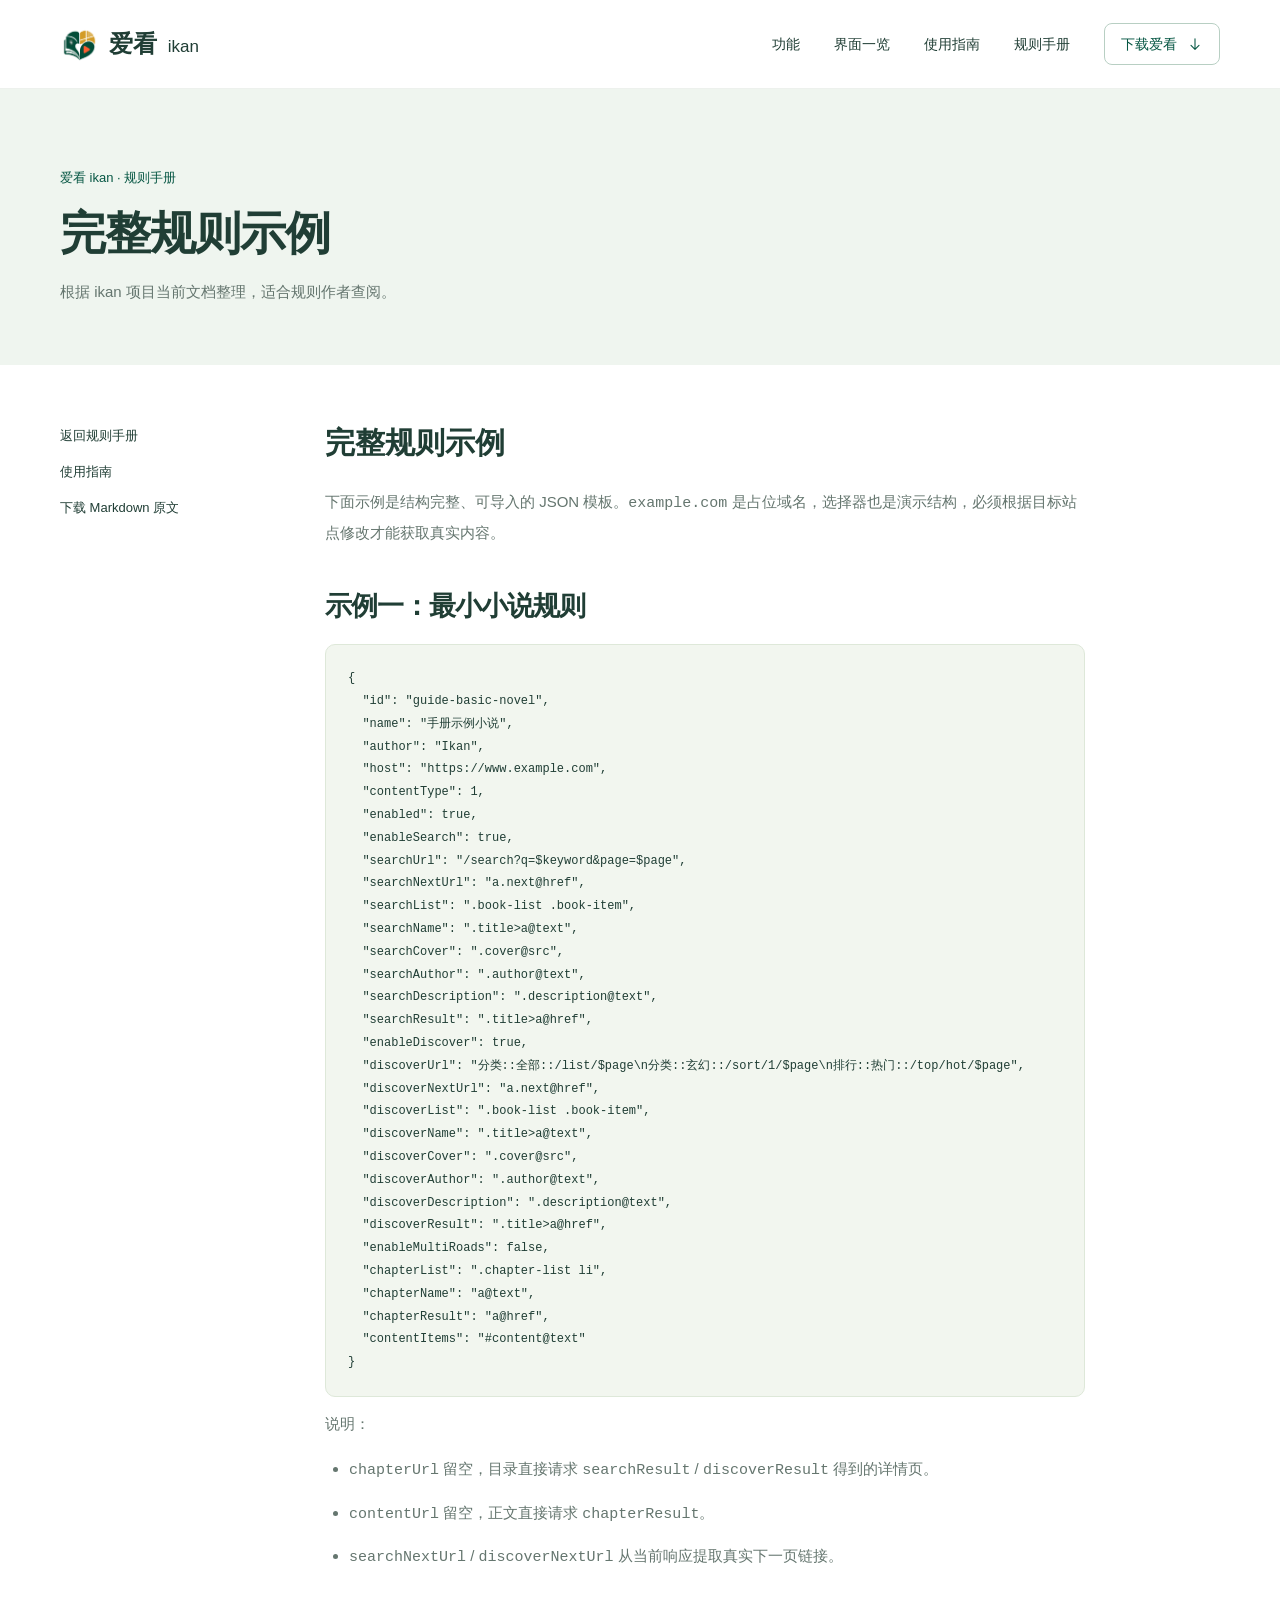
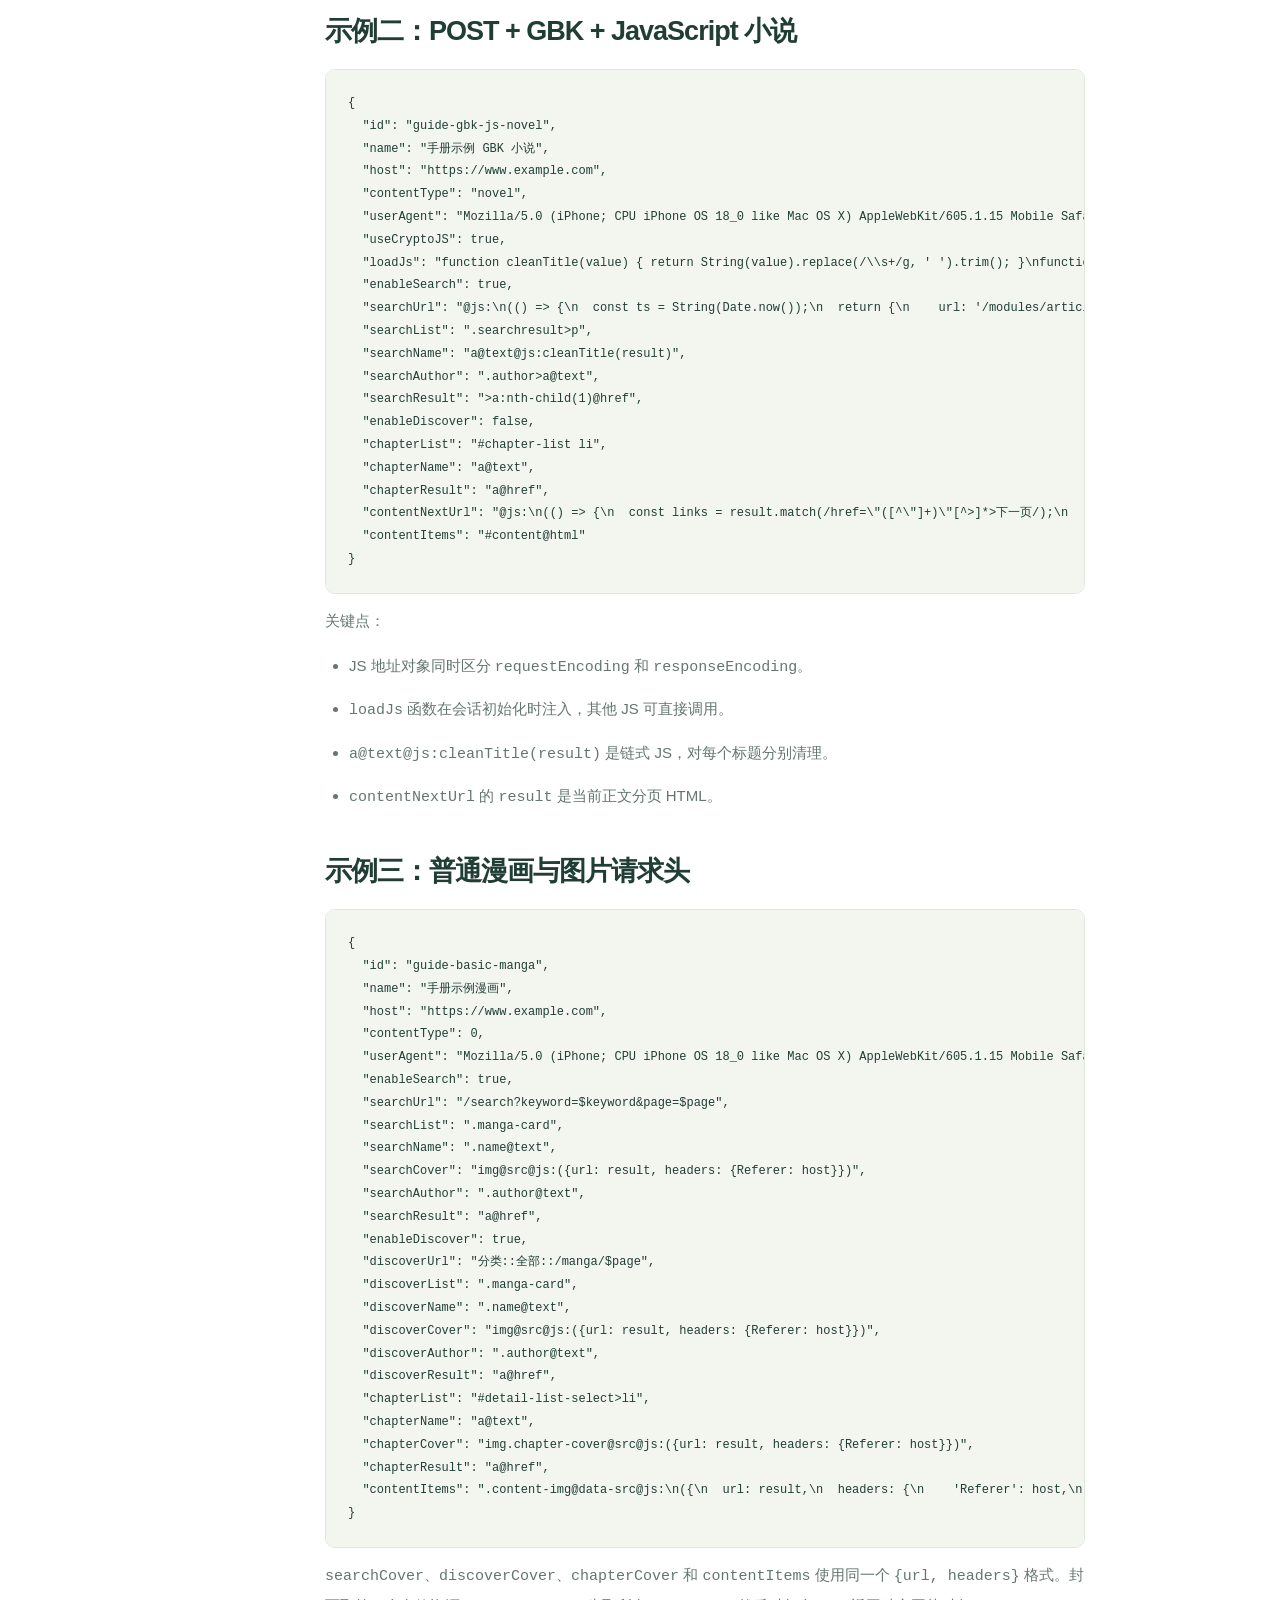
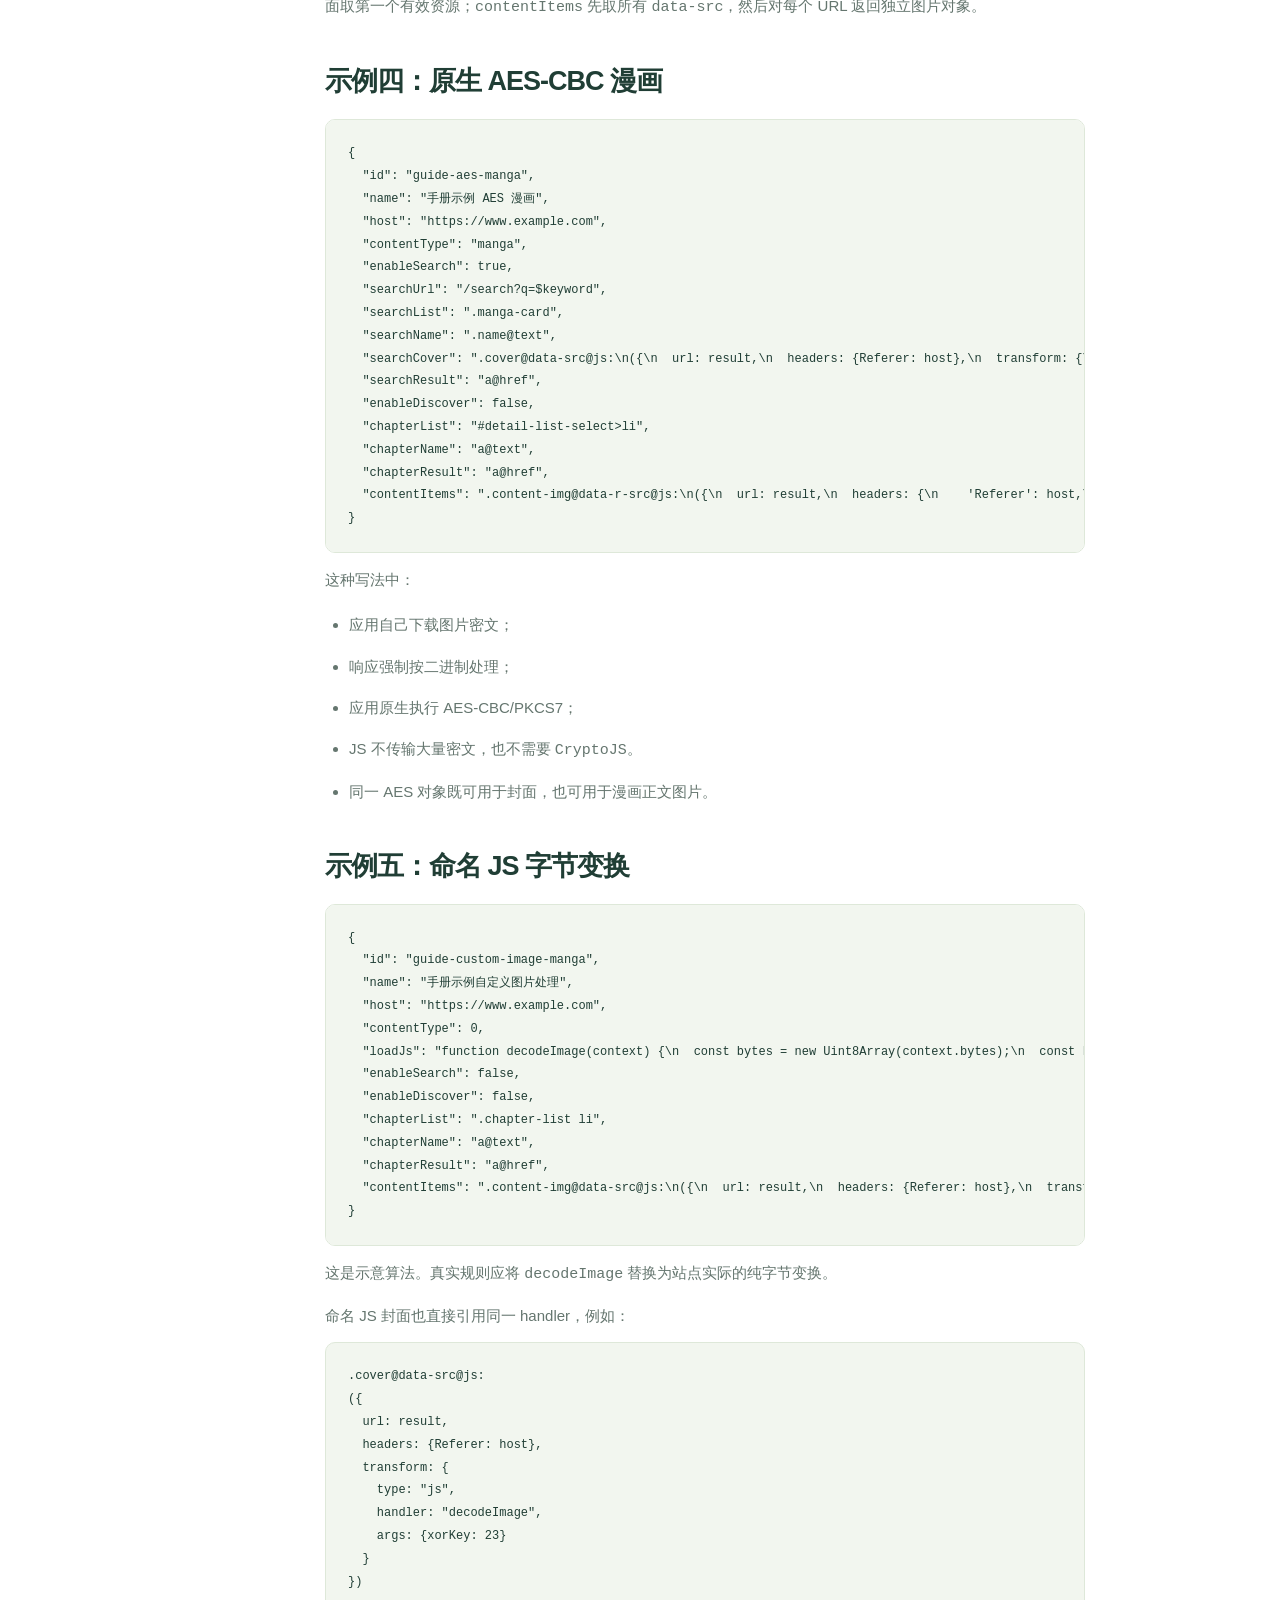
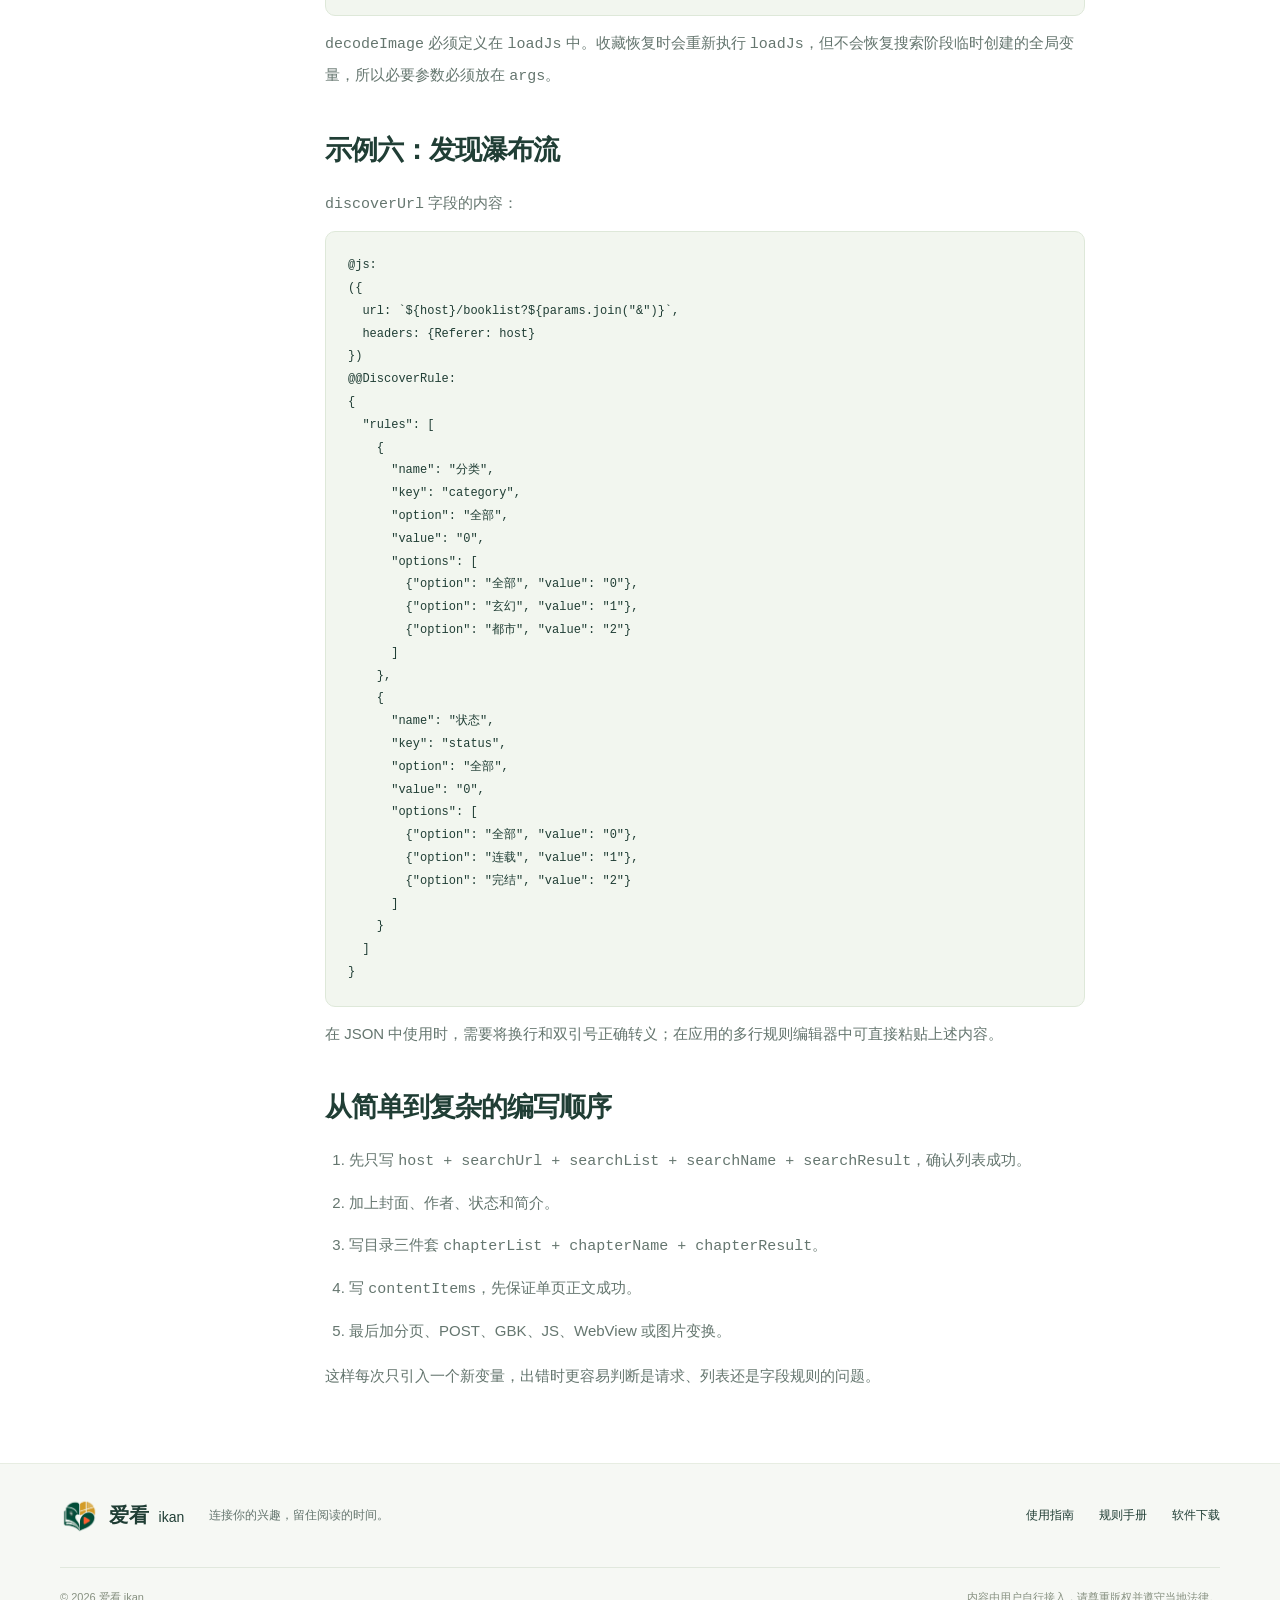
<file: site/manual/07-examples.html>
<!doctype html><html lang="zh-CN"><head><meta charset="utf-8"><meta name="viewport" content="width=device-width, initial-scale=1"><title>完整规则示例 · 爱看规则手册</title><link rel="stylesheet" href="../styles.css"><link rel="icon" href="../assets/ikan-logo.png"><script src="../app.js" defer></script></head><body><a class="skip-link" href="#main">跳到主要内容</a>
<header class="site-header"><div class="container header-inner"><a class="brand" href="../index.html" aria-label="爱看首页"><img src="../assets/ikan-logo.png" alt="" width="40" height="40"><span>爱看 <small>ikan</small></span></a><button class="menu-toggle" type="button" aria-expanded="false" aria-controls="navigation">菜单 <span aria-hidden="true">☰</span></button><nav id="navigation" aria-label="主导航"><a href="../index.html#features">功能</a><a href="../index.html#experience">界面一览</a><a href="../guide.html">使用指南</a><a href="../rules.html">规则手册</a><a class="nav-download" href="../index.html#download">下载爱看 <span aria-hidden="true"><svg class="action-icon" viewBox="0 0 24 24" aria-hidden="true" focusable="false"><path d="M12 4v16m-6-6 6 6 6-6"/></svg></span></a></nav></div></header>
<main id="main"><div class="doc-hero"><div class="container"><p class="kicker">爱看 ikan · 规则手册</p><h1>完整规则示例</h1><p>根据 ikan 项目当前文档整理，适合规则作者查阅。</p></div></div><div class="container doc-layout"><nav class="doc-toc" aria-label="手册导航"><a href="../rules.html">返回规则手册</a><a href="../guide.html">使用指南</a><a href="../docs/07-examples.md" download>下载 Markdown 原文</a></nav><article class="doc-content"><h1 id="完整规则示例">完整规则示例</h1>
<p>下面示例是结构完整、可导入的 JSON 模板。<code>example.com</code> 是占位域名，选择器也是演示结构，必须根据目标站点修改才能获取真实内容。</p>
<h2 id="示例一最小小说规则">示例一：最小小说规则</h2>
<pre><code class="language-json">{
  &quot;id&quot;: &quot;guide-basic-novel&quot;,
  &quot;name&quot;: &quot;手册示例小说&quot;,
  &quot;author&quot;: &quot;Ikan&quot;,
  &quot;host&quot;: &quot;https://www.example.com&quot;,
  &quot;contentType&quot;: 1,
  &quot;enabled&quot;: true,
  &quot;enableSearch&quot;: true,
  &quot;searchUrl&quot;: &quot;/search?q=$keyword&amp;page=$page&quot;,
  &quot;searchNextUrl&quot;: &quot;a.next@href&quot;,
  &quot;searchList&quot;: &quot;.book-list .book-item&quot;,
  &quot;searchName&quot;: &quot;.title&gt;a@text&quot;,
  &quot;searchCover&quot;: &quot;.cover@src&quot;,
  &quot;searchAuthor&quot;: &quot;.author@text&quot;,
  &quot;searchDescription&quot;: &quot;.description@text&quot;,
  &quot;searchResult&quot;: &quot;.title&gt;a@href&quot;,
  &quot;enableDiscover&quot;: true,
  &quot;discoverUrl&quot;: &quot;分类::全部::/list/$page\n分类::玄幻::/sort/1/$page\n排行::热门::/top/hot/$page&quot;,
  &quot;discoverNextUrl&quot;: &quot;a.next@href&quot;,
  &quot;discoverList&quot;: &quot;.book-list .book-item&quot;,
  &quot;discoverName&quot;: &quot;.title&gt;a@text&quot;,
  &quot;discoverCover&quot;: &quot;.cover@src&quot;,
  &quot;discoverAuthor&quot;: &quot;.author@text&quot;,
  &quot;discoverDescription&quot;: &quot;.description@text&quot;,
  &quot;discoverResult&quot;: &quot;.title&gt;a@href&quot;,
  &quot;enableMultiRoads&quot;: false,
  &quot;chapterList&quot;: &quot;.chapter-list li&quot;,
  &quot;chapterName&quot;: &quot;a@text&quot;,
  &quot;chapterResult&quot;: &quot;a@href&quot;,
  &quot;contentItems&quot;: &quot;#content@text&quot;
}
</code></pre>
<p>说明：</p>
<ul>
<li><code>chapterUrl</code> 留空，目录直接请求 <code>searchResult</code> / <code>discoverResult</code> 得到的详情页。</li>
<li><code>contentUrl</code> 留空，正文直接请求 <code>chapterResult</code>。</li>
<li><code>searchNextUrl</code> / <code>discoverNextUrl</code> 从当前响应提取真实下一页链接。</li>
</ul>
<h2 id="示例二post--gbk--javascript-小说">示例二：POST + GBK + JavaScript 小说</h2>
<pre><code class="language-json">{
  &quot;id&quot;: &quot;guide-gbk-js-novel&quot;,
  &quot;name&quot;: &quot;手册示例 GBK 小说&quot;,
  &quot;host&quot;: &quot;https://www.example.com&quot;,
  &quot;contentType&quot;: &quot;novel&quot;,
  &quot;userAgent&quot;: &quot;Mozilla/5.0 (iPhone; CPU iPhone OS 18_0 like Mac OS X) AppleWebKit/605.1.15 Mobile Safari/604.1&quot;,
  &quot;useCryptoJS&quot;: true,
  &quot;loadJs&quot;: &quot;function cleanTitle(value) { return String(value).replace(/\\s+/g, &#39; &#39;).trim(); }\nfunction requestSign(value) { return CryptoJS.MD5(value).toString(); }&quot;,
  &quot;enableSearch&quot;: true,
  &quot;searchUrl&quot;: &quot;@js:\n(() =&gt; {\n  const ts = String(Date.now());\n  return {\n    url: &#39;/modules/article/search.php&#39;,\n    method: &#39;post&#39;,\n    headers: {\n      &#39;Referer&#39;: host,\n      &#39;X-Sign&#39;: requestSign(keyword + ts)\n    },\n    body: {searchkey: keyword, page: page, ts: ts},\n    requestEncoding: &#39;gbk&#39;,\n    responseEncoding: &#39;gbk&#39;\n  };\n})()&quot;,
  &quot;searchList&quot;: &quot;.searchresult&gt;p&quot;,
  &quot;searchName&quot;: &quot;a@text@js:cleanTitle(result)&quot;,
  &quot;searchAuthor&quot;: &quot;.author&gt;a@text&quot;,
  &quot;searchResult&quot;: &quot;&gt;a:nth-child(1)@href&quot;,
  &quot;enableDiscover&quot;: false,
  &quot;chapterList&quot;: &quot;#chapter-list li&quot;,
  &quot;chapterName&quot;: &quot;a@text&quot;,
  &quot;chapterResult&quot;: &quot;a@href&quot;,
  &quot;contentNextUrl&quot;: &quot;@js:\n(() =&gt; {\n  const links = result.match(/href=\&quot;([^\&quot;]+)\&quot;[^&gt;]*&gt;下一页/);\n  return links ? links[1] : null;\n})()&quot;,
  &quot;contentItems&quot;: &quot;#content@html&quot;
}
</code></pre>
<p>关键点：</p>
<ul>
<li>JS 地址对象同时区分 <code>requestEncoding</code> 和 <code>responseEncoding</code>。</li>
<li><code>loadJs</code> 函数在会话初始化时注入，其他 JS 可直接调用。</li>
<li><code>a@text@js:cleanTitle(result)</code> 是链式 JS，对每个标题分别清理。</li>
<li><code>contentNextUrl</code> 的 <code>result</code> 是当前正文分页 HTML。</li>
</ul>
<h2 id="示例三普通漫画与图片请求头">示例三：普通漫画与图片请求头</h2>
<pre><code class="language-json">{
  &quot;id&quot;: &quot;guide-basic-manga&quot;,
  &quot;name&quot;: &quot;手册示例漫画&quot;,
  &quot;host&quot;: &quot;https://www.example.com&quot;,
  &quot;contentType&quot;: 0,
  &quot;userAgent&quot;: &quot;Mozilla/5.0 (iPhone; CPU iPhone OS 18_0 like Mac OS X) AppleWebKit/605.1.15 Mobile Safari/604.1&quot;,
  &quot;enableSearch&quot;: true,
  &quot;searchUrl&quot;: &quot;/search?keyword=$keyword&amp;page=$page&quot;,
  &quot;searchList&quot;: &quot;.manga-card&quot;,
  &quot;searchName&quot;: &quot;.name@text&quot;,
  &quot;searchCover&quot;: &quot;img@src@js:({url: result, headers: {Referer: host}})&quot;,
  &quot;searchAuthor&quot;: &quot;.author@text&quot;,
  &quot;searchResult&quot;: &quot;a@href&quot;,
  &quot;enableDiscover&quot;: true,
  &quot;discoverUrl&quot;: &quot;分类::全部::/manga/$page&quot;,
  &quot;discoverList&quot;: &quot;.manga-card&quot;,
  &quot;discoverName&quot;: &quot;.name@text&quot;,
  &quot;discoverCover&quot;: &quot;img@src@js:({url: result, headers: {Referer: host}})&quot;,
  &quot;discoverAuthor&quot;: &quot;.author@text&quot;,
  &quot;discoverResult&quot;: &quot;a@href&quot;,
  &quot;chapterList&quot;: &quot;#detail-list-select&gt;li&quot;,
  &quot;chapterName&quot;: &quot;a@text&quot;,
  &quot;chapterCover&quot;: &quot;img.chapter-cover@src@js:({url: result, headers: {Referer: host}})&quot;,
  &quot;chapterResult&quot;: &quot;a@href&quot;,
  &quot;contentItems&quot;: &quot;.content-img@data-src@js:\n({\n  url: result,\n  headers: {\n    &#39;Referer&#39;: host,\n    &#39;User-Agent&#39;: &#39;Mozilla/5.0 (iPhone; CPU iPhone OS 18_0 like Mac OS X) AppleWebKit/605.1.15 Mobile Safari/604.1&#39;\n  }\n})&quot;
}
</code></pre>
<p><code>searchCover</code>、<code>discoverCover</code>、<code>chapterCover</code> 和 <code>contentItems</code> 使用同一个 <code>{url, headers}</code> 格式。封面取第一个有效资源；<code>contentItems</code> 先取所有 <code>data-src</code>，然后对每个 URL 返回独立图片对象。</p>
<h2 id="示例四原生-aes-cbc-漫画">示例四：原生 AES-CBC 漫画</h2>
<pre><code class="language-json">{
  &quot;id&quot;: &quot;guide-aes-manga&quot;,
  &quot;name&quot;: &quot;手册示例 AES 漫画&quot;,
  &quot;host&quot;: &quot;https://www.example.com&quot;,
  &quot;contentType&quot;: &quot;manga&quot;,
  &quot;enableSearch&quot;: true,
  &quot;searchUrl&quot;: &quot;/search?q=$keyword&quot;,
  &quot;searchList&quot;: &quot;.manga-card&quot;,
  &quot;searchName&quot;: &quot;.name@text&quot;,
  &quot;searchCover&quot;: &quot;.cover@data-src@js:\n({\n  url: result,\n  headers: {Referer: host},\n  transform: {\n    type: &#39;aes&#39;,\n    mode: &#39;cbc&#39;,\n    key: &#39;my2ecret782ecret&#39;,\n    iv: &#39;my2ecret782ecret&#39;,\n    padding: &#39;pkcs7&#39;,\n    outputMime: &#39;image/webp&#39;\n  }\n})&quot;,
  &quot;searchResult&quot;: &quot;a@href&quot;,
  &quot;enableDiscover&quot;: false,
  &quot;chapterList&quot;: &quot;#detail-list-select&gt;li&quot;,
  &quot;chapterName&quot;: &quot;a@text&quot;,
  &quot;chapterResult&quot;: &quot;a@href&quot;,
  &quot;contentItems&quot;: &quot;.content-img@data-r-src@js:\n({\n  url: result,\n  headers: {\n    &#39;Referer&#39;: host,\n    &#39;User-Agent&#39;: &#39;Mozilla/5.0 ...&#39;\n  },\n  transform: {\n    type: &#39;aes&#39;,\n    mode: &#39;cbc&#39;,\n    key: &#39;my2ecret782ecret&#39;,\n    iv: &#39;my2ecret782ecret&#39;,\n    keyEncoding: &#39;utf8&#39;,\n    ivEncoding: &#39;utf8&#39;,\n    padding: &#39;pkcs7&#39;,\n    outputMime: &#39;image/webp&#39;\n  }\n})&quot;
}
</code></pre>
<p>这种写法中：</p>
<ul>
<li>应用自己下载图片密文；</li>
<li>响应强制按二进制处理；</li>
<li>应用原生执行 AES-CBC/PKCS7；</li>
<li>JS 不传输大量密文，也不需要 <code>CryptoJS</code>。</li>
<li>同一 AES 对象既可用于封面，也可用于漫画正文图片。</li>
</ul>
<h2 id="示例五命名-js-字节变换">示例五：命名 JS 字节变换</h2>
<pre><code class="language-json">{
  &quot;id&quot;: &quot;guide-custom-image-manga&quot;,
  &quot;name&quot;: &quot;手册示例自定义图片处理&quot;,
  &quot;host&quot;: &quot;https://www.example.com&quot;,
  &quot;contentType&quot;: 0,
  &quot;loadJs&quot;: &quot;function decodeImage(context) {\n  const bytes = new Uint8Array(context.bytes);\n  const key = context.args.xorKey;\n  for (let i = 0; i &lt; bytes.length; i++) {\n    bytes[i] = bytes[i] ^ key;\n  }\n  return {bytes: Array.from(bytes), mimeType: &#39;image/webp&#39;};\n}&quot;,
  &quot;enableSearch&quot;: false,
  &quot;enableDiscover&quot;: false,
  &quot;chapterList&quot;: &quot;.chapter-list li&quot;,
  &quot;chapterName&quot;: &quot;a@text&quot;,
  &quot;chapterResult&quot;: &quot;a@href&quot;,
  &quot;contentItems&quot;: &quot;.content-img@data-src@js:\n({\n  url: result,\n  headers: {Referer: host},\n  transform: {\n    type: &#39;js&#39;,\n    handler: &#39;decodeImage&#39;,\n    args: {xorKey: 23}\n  }\n})&quot;
}
</code></pre>
<p>这是示意算法。真实规则应将 <code>decodeImage</code> 替换为站点实际的纯字节变换。</p>
<p>命名 JS 封面也直接引用同一 handler，例如：</p>
<pre><code class="language-javascript">.cover@data-src@js:
({
  url: result,
  headers: {Referer: host},
  transform: {
    type: &quot;js&quot;,
    handler: &quot;decodeImage&quot;,
    args: {xorKey: 23}
  }
})
</code></pre>
<p><code>decodeImage</code> 必须定义在 <code>loadJs</code> 中。收藏恢复时会重新执行 <code>loadJs</code>，但不会恢复搜索阶段临时创建的全局变量，所以必要参数必须放在 <code>args</code>。</p>
<h2 id="示例六发现瀑布流">示例六：发现瀑布流</h2>
<p><code>discoverUrl</code> 字段的内容：</p>
<pre><code class="language-javascript">@js:
({
  url: `${host}/booklist?${params.join(&quot;&amp;&quot;)}`,
  headers: {Referer: host}
})
@@DiscoverRule:
{
  &quot;rules&quot;: [
    {
      &quot;name&quot;: &quot;分类&quot;,
      &quot;key&quot;: &quot;category&quot;,
      &quot;option&quot;: &quot;全部&quot;,
      &quot;value&quot;: &quot;0&quot;,
      &quot;options&quot;: [
        {&quot;option&quot;: &quot;全部&quot;, &quot;value&quot;: &quot;0&quot;},
        {&quot;option&quot;: &quot;玄幻&quot;, &quot;value&quot;: &quot;1&quot;},
        {&quot;option&quot;: &quot;都市&quot;, &quot;value&quot;: &quot;2&quot;}
      ]
    },
    {
      &quot;name&quot;: &quot;状态&quot;,
      &quot;key&quot;: &quot;status&quot;,
      &quot;option&quot;: &quot;全部&quot;,
      &quot;value&quot;: &quot;0&quot;,
      &quot;options&quot;: [
        {&quot;option&quot;: &quot;全部&quot;, &quot;value&quot;: &quot;0&quot;},
        {&quot;option&quot;: &quot;连载&quot;, &quot;value&quot;: &quot;1&quot;},
        {&quot;option&quot;: &quot;完结&quot;, &quot;value&quot;: &quot;2&quot;}
      ]
    }
  ]
}
</code></pre>
<p>在 JSON 中使用时，需要将换行和双引号正确转义；在应用的多行规则编辑器中可直接粘贴上述内容。</p>
<h2 id="从简单到复杂的编写顺序">从简单到复杂的编写顺序</h2>
<ol>
<li>先只写 <code>host + searchUrl + searchList + searchName + searchResult</code>，确认列表成功。</li>
<li>加上封面、作者、状态和简介。</li>
<li>写目录三件套 <code>chapterList + chapterName + chapterResult</code>。</li>
<li>写 <code>contentItems</code>，先保证单页正文成功。</li>
<li>最后加分页、POST、GBK、JS、WebView 或图片变换。</li>
</ol>
<p>这样每次只引入一个新变量，出错时更容易判断是请求、列表还是字段规则的问题。</p>
</article></div></main><footer class="site-footer"><div class="container footer-top"><a class="brand" href="../index.html"><img src="../assets/ikan-logo.png" alt="" width="35" height="35"><span>爱看 <small>ikan</small></span></a><p>连接你的兴趣，留住阅读的时间。</p><div><a href="../guide.html">使用指南</a><a href="../rules.html">规则手册</a><a href="../index.html#download">软件下载</a></div></div><div class="container footer-bottom"><span>© <span data-year>2026</span> 爱看 ikan</span><span>内容由用户自行接入，请尊重版权并遵守当地法律。</span></div></footer>
</body></html>
</file>
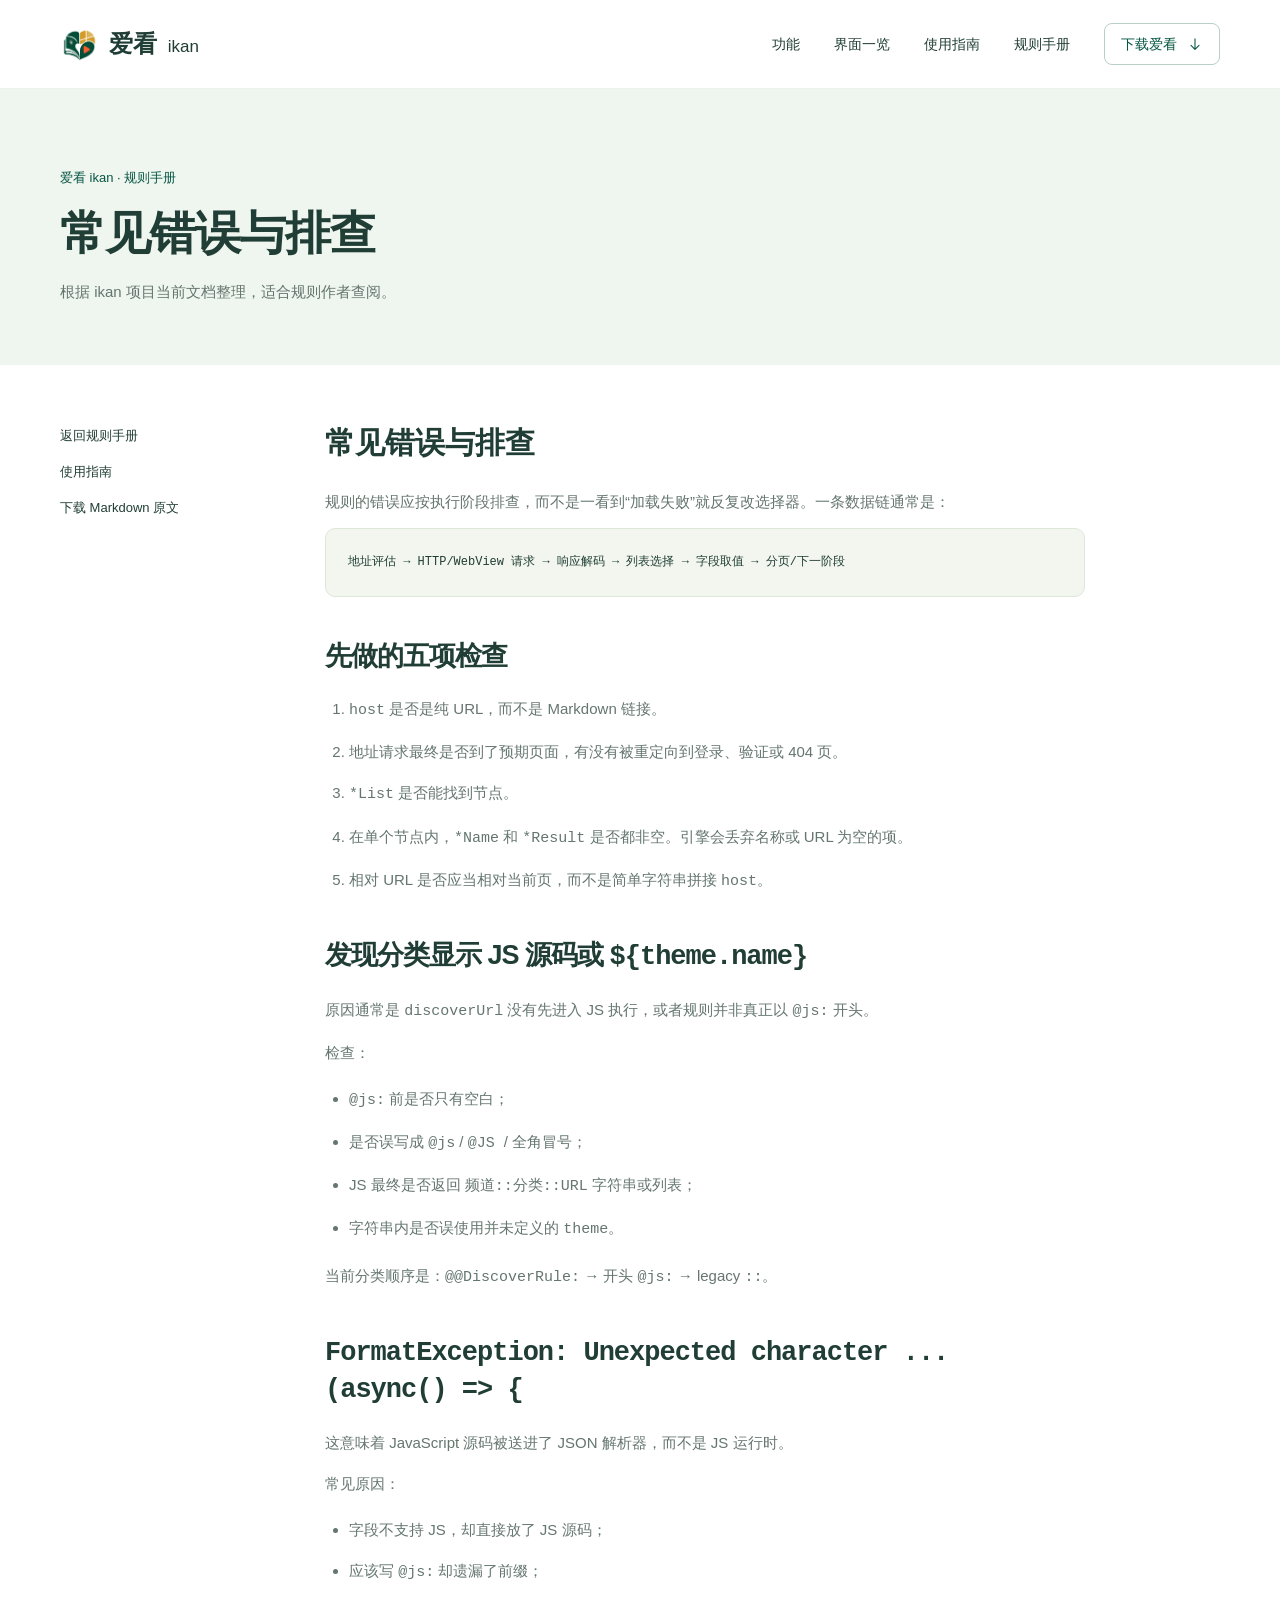
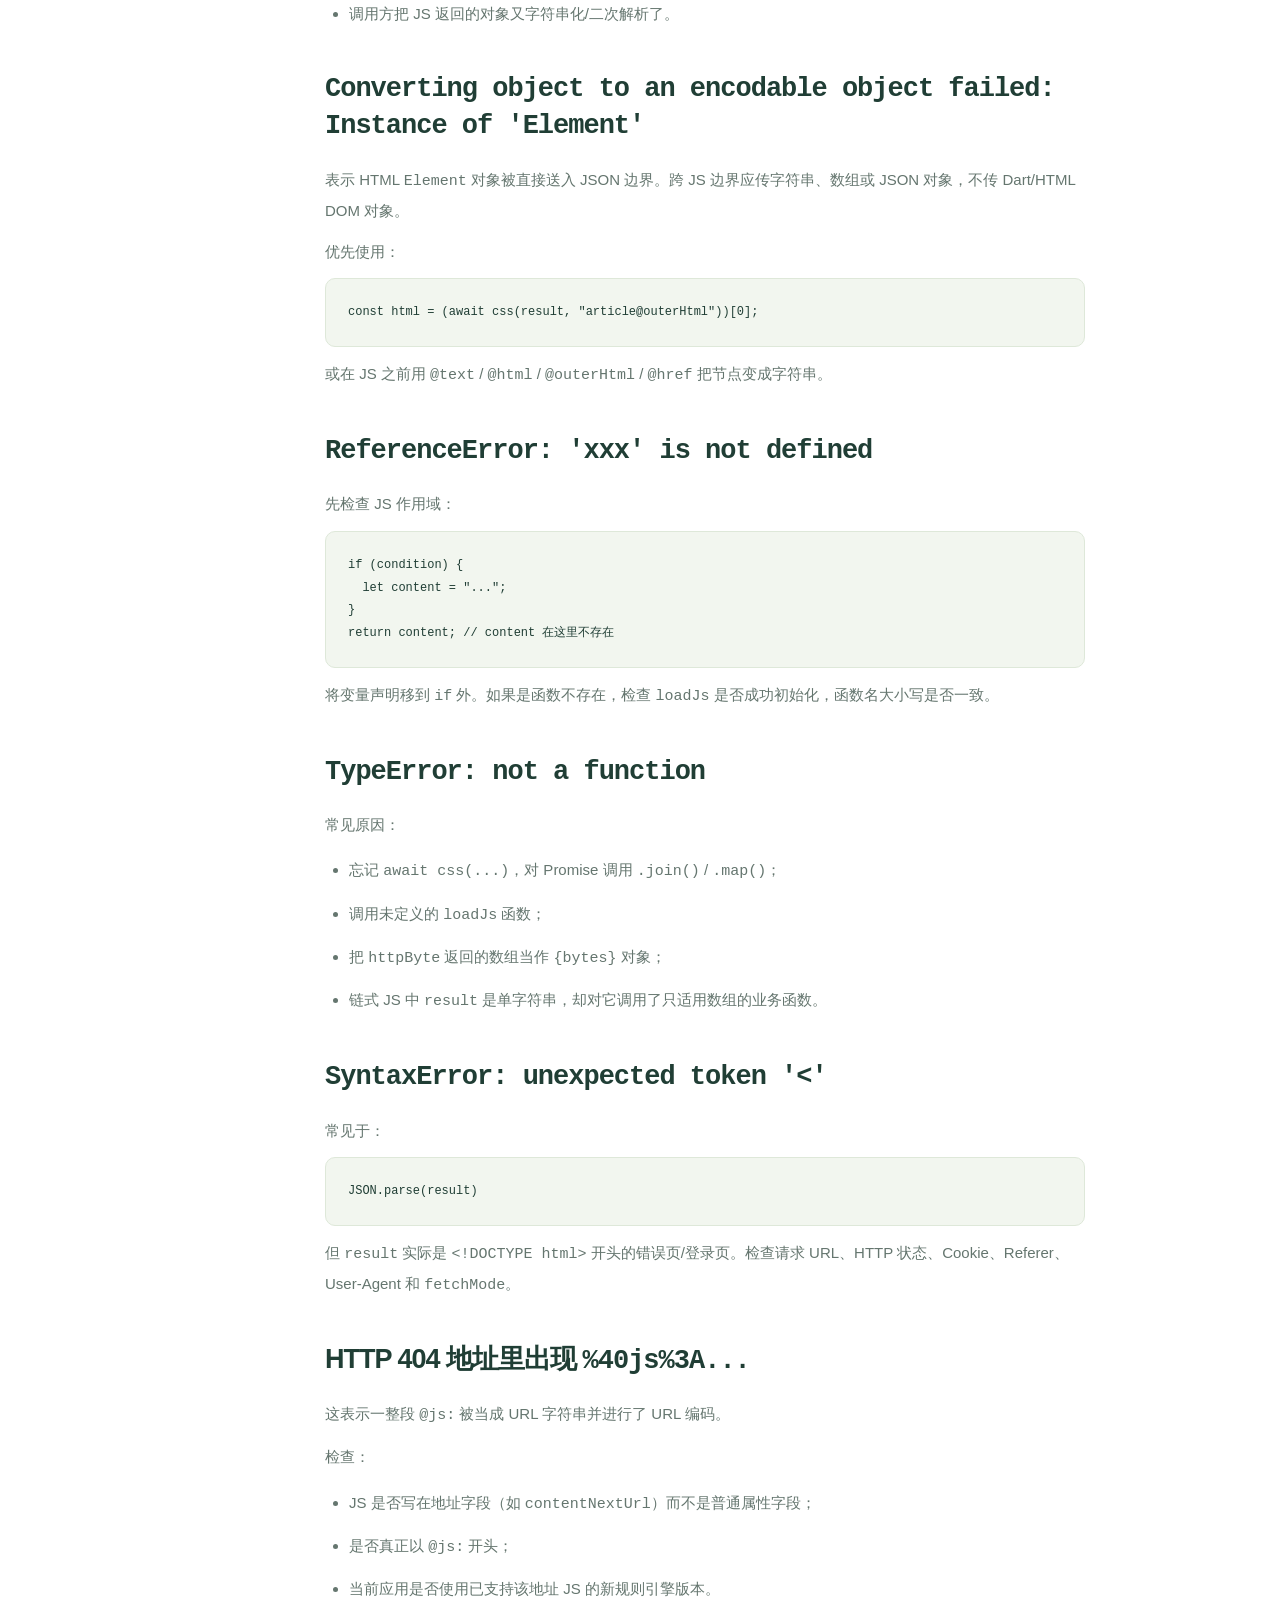
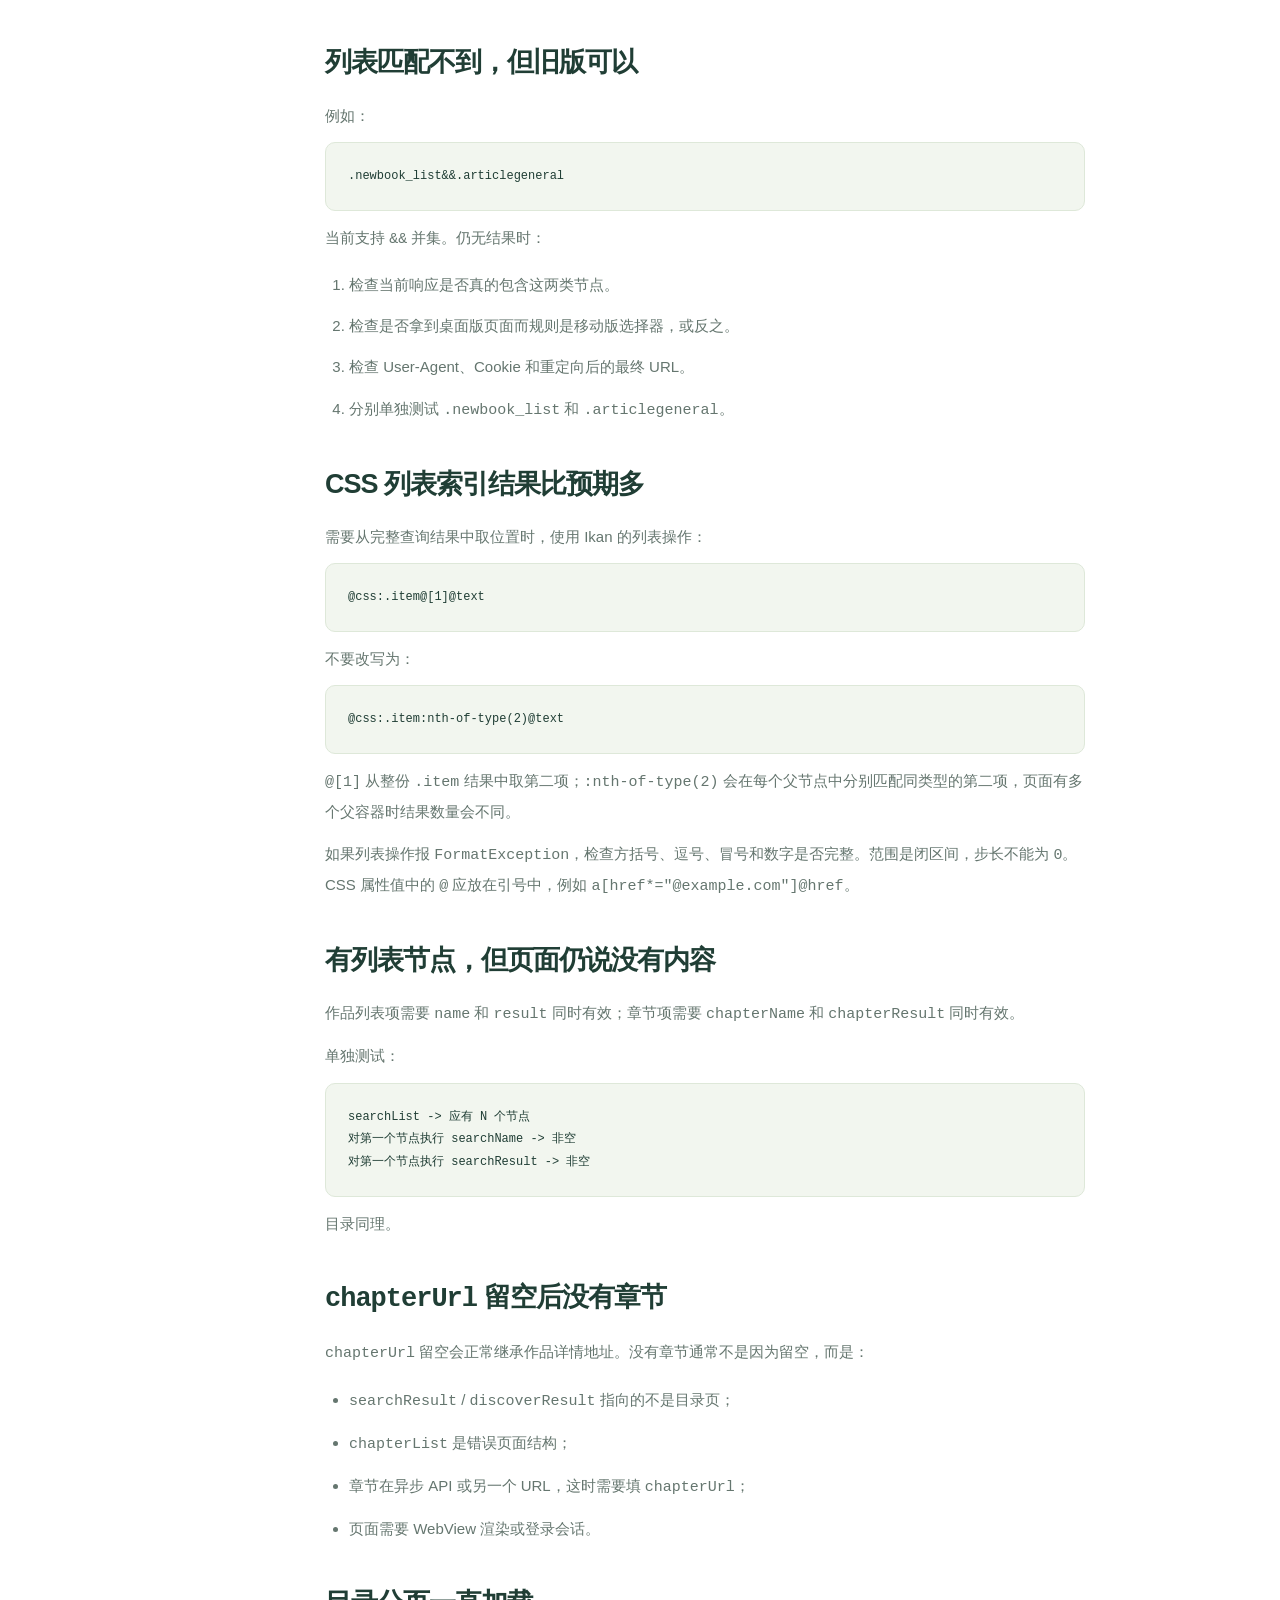
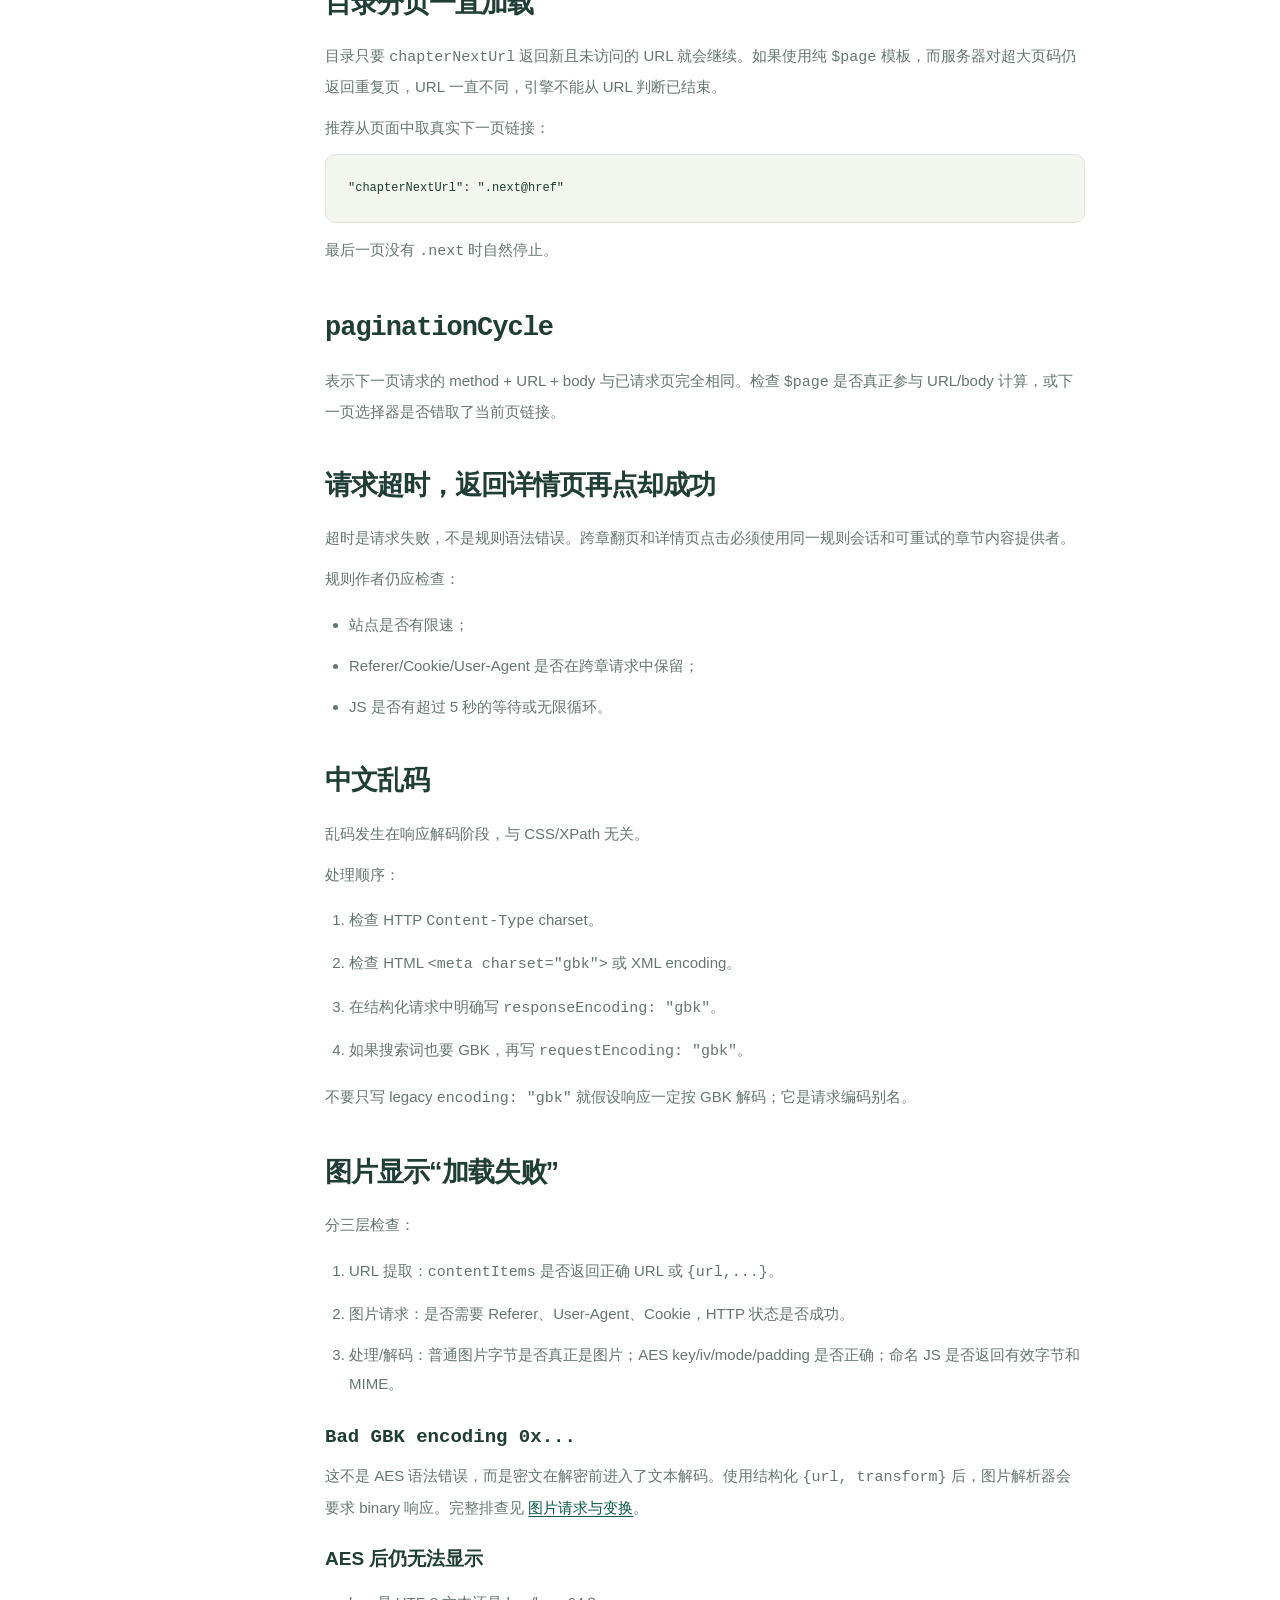
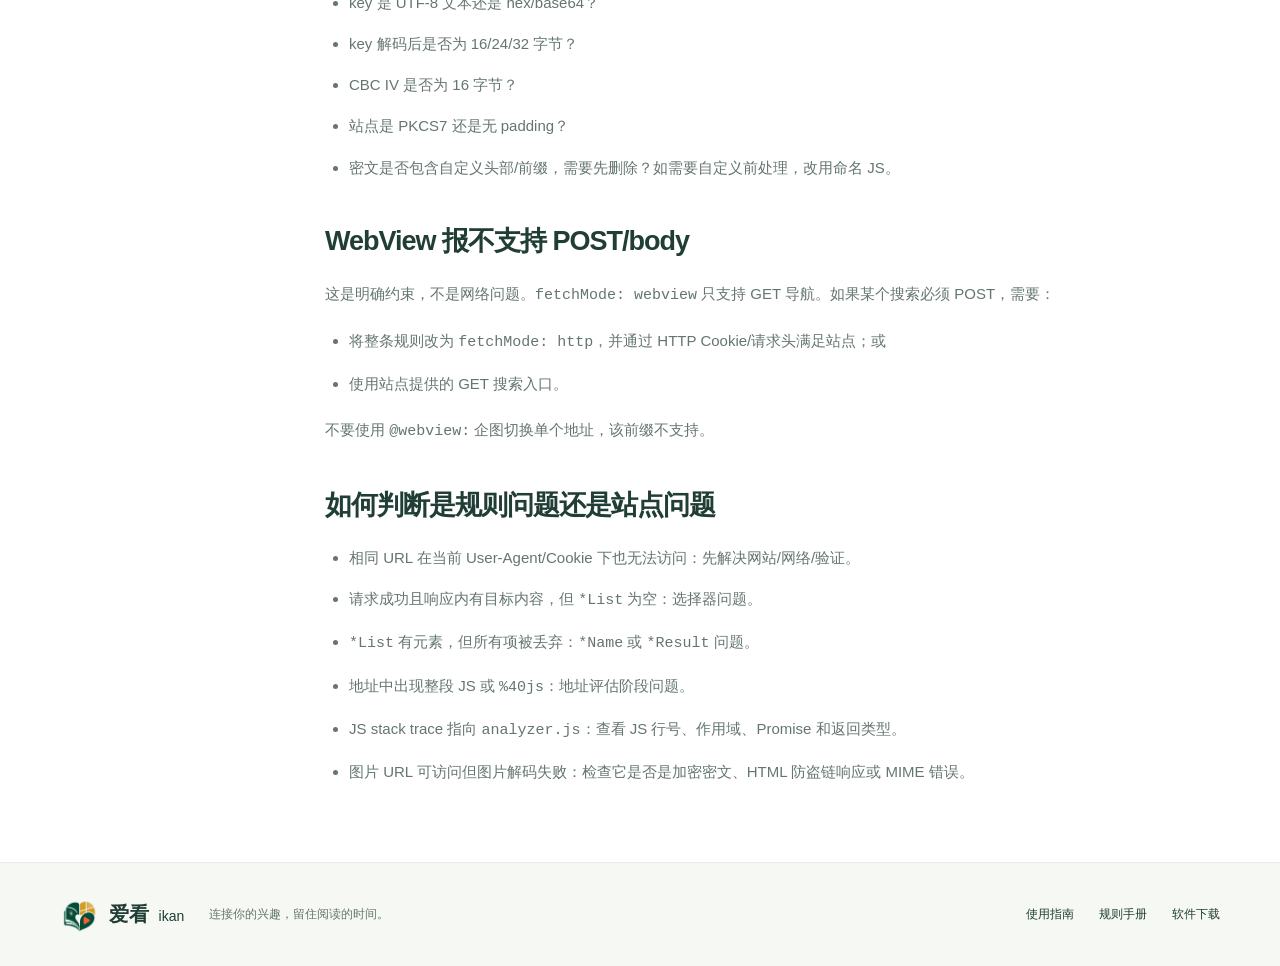
<file: site/manual/08-troubleshooting.html>
<!doctype html><html lang="zh-CN"><head><meta charset="utf-8"><meta name="viewport" content="width=device-width, initial-scale=1"><title>常见错误与排查 · 爱看规则手册</title><link rel="stylesheet" href="../styles.css"><link rel="icon" href="../assets/ikan-logo.png"><script src="../app.js" defer></script></head><body><a class="skip-link" href="#main">跳到主要内容</a>
<header class="site-header"><div class="container header-inner"><a class="brand" href="../index.html" aria-label="爱看首页"><img src="../assets/ikan-logo.png" alt="" width="40" height="40"><span>爱看 <small>ikan</small></span></a><button class="menu-toggle" type="button" aria-expanded="false" aria-controls="navigation">菜单 <span aria-hidden="true">☰</span></button><nav id="navigation" aria-label="主导航"><a href="../index.html#features">功能</a><a href="../index.html#experience">界面一览</a><a href="../guide.html">使用指南</a><a href="../rules.html">规则手册</a><a class="nav-download" href="../index.html#download">下载爱看 <span aria-hidden="true"><svg class="action-icon" viewBox="0 0 24 24" aria-hidden="true" focusable="false"><path d="M12 4v16m-6-6 6 6 6-6"/></svg></span></a></nav></div></header>
<main id="main"><div class="doc-hero"><div class="container"><p class="kicker">爱看 ikan · 规则手册</p><h1>常见错误与排查</h1><p>根据 ikan 项目当前文档整理，适合规则作者查阅。</p></div></div><div class="container doc-layout"><nav class="doc-toc" aria-label="手册导航"><a href="../rules.html">返回规则手册</a><a href="../guide.html">使用指南</a><a href="../docs/08-troubleshooting.md" download>下载 Markdown 原文</a></nav><article class="doc-content"><h1 id="常见错误与排查">常见错误与排查</h1>
<p>规则的错误应按执行阶段排查，而不是一看到“加载失败”就反复改选择器。一条数据链通常是：</p>
<pre><code class="language-text">地址评估 → HTTP/WebView 请求 → 响应解码 → 列表选择 → 字段取值 → 分页/下一阶段
</code></pre>
<h2 id="先做的五项检查">先做的五项检查</h2>
<ol>
<li><code>host</code> 是否是纯 URL，而不是 Markdown 链接。</li>
<li>地址请求最终是否到了预期页面，有没有被重定向到登录、验证或 404 页。</li>
<li><code>*List</code> 是否能找到节点。</li>
<li>在单个节点内，<code>*Name</code> 和 <code>*Result</code> 是否都非空。引擎会丢弃名称或 URL 为空的项。</li>
<li>相对 URL 是否应当相对当前页，而不是简单字符串拼接 <code>host</code>。</li>
</ol>
<h2 id="发现分类显示-js-源码或-themename">发现分类显示 JS 源码或 <code>${theme.name}</code></h2>
<p>原因通常是 <code>discoverUrl</code> 没有先进入 JS 执行，或者规则并非真正以 <code>@js:</code> 开头。</p>
<p>检查：</p>
<ul>
<li><code>@js:</code> 前是否只有空白；</li>
<li>是否误写成 <code>@js</code> / <code>@JS </code> / 全角冒号；</li>
<li>JS 最终是否返回 <code>频道::分类::URL</code> 字符串或列表；</li>
<li>字符串内是否误使用并未定义的 <code>theme</code>。</li>
</ul>
<p>当前分类顺序是：<code>@@DiscoverRule:</code> → 开头 <code>@js:</code> → legacy <code>::</code>。</p>
<h2 id="formatexception-unexpected-character--async-gt-"><code>FormatException: Unexpected character ... (async() =&gt; {</code></h2>
<p>这意味着 JavaScript 源码被送进了 JSON 解析器，而不是 JS 运行时。</p>
<p>常见原因：</p>
<ul>
<li>字段不支持 JS，却直接放了 JS 源码；</li>
<li>应该写 <code>@js:</code> 却遗漏了前缀；</li>
<li>调用方把 JS 返回的对象又字符串化/二次解析了。</li>
</ul>
<h2 id="converting-object-to-an-encodable-object-failed-instance-of-39element39"><code>Converting object to an encodable object failed: Instance of &#39;Element&#39;</code></h2>
<p>表示 HTML <code>Element</code> 对象被直接送入 JSON 边界。跨 JS 边界应传字符串、数组或 JSON 对象，不传 Dart/HTML DOM 对象。</p>
<p>优先使用：</p>
<pre><code class="language-javascript">const html = (await css(result, &quot;article@outerHtml&quot;))[0];
</code></pre>
<p>或在 JS 之前用 <code>@text</code> / <code>@html</code> / <code>@outerHtml</code> / <code>@href</code> 把节点变成字符串。</p>
<h2 id="referenceerror-39xxx39-is-not-defined"><code>ReferenceError: &#39;xxx&#39; is not defined</code></h2>
<p>先检查 JS 作用域：</p>
<pre><code class="language-javascript">if (condition) {
  let content = &quot;...&quot;;
}
return content; // content 在这里不存在
</code></pre>
<p>将变量声明移到 <code>if</code> 外。如果是函数不存在，检查 <code>loadJs</code> 是否成功初始化，函数名大小写是否一致。</p>
<h2 id="typeerror-not-a-function"><code>TypeError: not a function</code></h2>
<p>常见原因：</p>
<ul>
<li>忘记 <code>await css(...)</code>，对 Promise 调用 <code>.join()</code> / <code>.map()</code>；</li>
<li>调用未定义的 <code>loadJs</code> 函数；</li>
<li>把 <code>httpByte</code> 返回的数组当作 <code>{bytes}</code> 对象；</li>
<li>链式 JS 中 <code>result</code> 是单字符串，却对它调用了只适用数组的业务函数。</li>
</ul>
<h2 id="syntaxerror-unexpected-token-39lt39"><code>SyntaxError: unexpected token &#39;&lt;&#39;</code></h2>
<p>常见于：</p>
<pre><code class="language-javascript">JSON.parse(result)
</code></pre>
<p>但 <code>result</code> 实际是 <code>&lt;!DOCTYPE html&gt;</code> 开头的错误页/登录页。检查请求 URL、HTTP 状态、Cookie、Referer、User-Agent 和 <code>fetchMode</code>。</p>
<h2 id="http-404-地址里出现-40js3a">HTTP 404 地址里出现 <code>%40js%3A...</code></h2>
<p>这表示一整段 <code>@js:</code> 被当成 URL 字符串并进行了 URL 编码。</p>
<p>检查：</p>
<ul>
<li>JS 是否写在地址字段（如 <code>contentNextUrl</code>）而不是普通属性字段；</li>
<li>是否真正以 <code>@js:</code> 开头；</li>
<li>当前应用是否使用已支持该地址 JS 的新规则引擎版本。</li>
</ul>
<h2 id="列表匹配不到但旧版可以">列表匹配不到，但旧版可以</h2>
<p>例如：</p>
<pre><code class="language-text">.newbook_list&amp;&amp;.articlegeneral
</code></pre>
<p>当前支持 <code>&amp;&amp;</code> 并集。仍无结果时：</p>
<ol>
<li>检查当前响应是否真的包含这两类节点。</li>
<li>检查是否拿到桌面版页面而规则是移动版选择器，或反之。</li>
<li>检查 User-Agent、Cookie 和重定向后的最终 URL。</li>
<li>分别单独测试 <code>.newbook_list</code> 和 <code>.articlegeneral</code>。</li>
</ol>
<h2 id="css-列表索引结果比预期多">CSS 列表索引结果比预期多</h2>
<p>需要从完整查询结果中取位置时，使用 Ikan 的列表操作：</p>
<pre><code class="language-text">@css:.item@[1]@text
</code></pre>
<p>不要改写为：</p>
<pre><code class="language-text">@css:.item:nth-of-type(2)@text
</code></pre>
<p><code>@[1]</code> 从整份 <code>.item</code> 结果中取第二项；<code>:nth-of-type(2)</code> 会在每个父节点中分别匹配同类型的第二项，页面有多个父容器时结果数量会不同。</p>
<p>如果列表操作报 <code>FormatException</code>，检查方括号、逗号、冒号和数字是否完整。范围是闭区间，步长不能为 <code>0</code>。CSS 属性值中的 <code>@</code> 应放在引号中，例如 <code>a[href*=&quot;@example.com&quot;]@href</code>。</p>
<h2 id="有列表节点但页面仍说没有内容">有列表节点，但页面仍说没有内容</h2>
<p>作品列表项需要 <code>name</code> 和 <code>result</code> 同时有效；章节项需要 <code>chapterName</code> 和 <code>chapterResult</code> 同时有效。</p>
<p>单独测试：</p>
<pre><code class="language-text">searchList -&gt; 应有 N 个节点
对第一个节点执行 searchName -&gt; 非空
对第一个节点执行 searchResult -&gt; 非空
</code></pre>
<p>目录同理。</p>
<h2 id="chapterurl-留空后没有章节"><code>chapterUrl</code> 留空后没有章节</h2>
<p><code>chapterUrl</code> 留空会正常继承作品详情地址。没有章节通常不是因为留空，而是：</p>
<ul>
<li><code>searchResult</code> / <code>discoverResult</code> 指向的不是目录页；</li>
<li><code>chapterList</code> 是错误页面结构；</li>
<li>章节在异步 API 或另一个 URL，这时需要填 <code>chapterUrl</code>；</li>
<li>页面需要 WebView 渲染或登录会话。</li>
</ul>
<h2 id="目录分页一直加载">目录分页一直加载</h2>
<p>目录只要 <code>chapterNextUrl</code> 返回新且未访问的 URL 就会继续。如果使用纯 <code>$page</code> 模板，而服务器对超大页码仍返回重复页，URL 一直不同，引擎不能从 URL 判断已结束。</p>
<p>推荐从页面中取真实下一页链接：</p>
<pre><code class="language-json">&quot;chapterNextUrl&quot;: &quot;.next@href&quot;
</code></pre>
<p>最后一页没有 <code>.next</code> 时自然停止。</p>
<h2 id="paginationcycle"><code>paginationCycle</code></h2>
<p>表示下一页请求的 method + URL + body 与已请求页完全相同。检查 <code>$page</code> 是否真正参与 URL/body 计算，或下一页选择器是否错取了当前页链接。</p>
<h2 id="请求超时返回详情页再点却成功">请求超时，返回详情页再点却成功</h2>
<p>超时是请求失败，不是规则语法错误。跨章翻页和详情页点击必须使用同一规则会话和可重试的章节内容提供者。</p>
<p>规则作者仍应检查：</p>
<ul>
<li>站点是否有限速；</li>
<li>Referer/Cookie/User-Agent 是否在跨章请求中保留；</li>
<li>JS 是否有超过 5 秒的等待或无限循环。</li>
</ul>
<h2 id="中文乱码">中文乱码</h2>
<p>乱码发生在响应解码阶段，与 CSS/XPath 无关。</p>
<p>处理顺序：</p>
<ol>
<li>检查 HTTP <code>Content-Type</code> charset。</li>
<li>检查 HTML <code>&lt;meta charset=&quot;gbk&quot;&gt;</code> 或 XML encoding。</li>
<li>在结构化请求中明确写 <code>responseEncoding: &quot;gbk&quot;</code>。</li>
<li>如果搜索词也要 GBK，再写 <code>requestEncoding: &quot;gbk&quot;</code>。</li>
</ol>
<p>不要只写 legacy <code>encoding: &quot;gbk&quot;</code> 就假设响应一定按 GBK 解码；它是请求编码别名。</p>
<h2 id="图片显示加载失败">图片显示“加载失败”</h2>
<p>分三层检查：</p>
<ol>
<li>URL 提取：<code>contentItems</code> 是否返回正确 URL 或 <code>{url,...}</code>。</li>
<li>图片请求：是否需要 Referer、User-Agent、Cookie，HTTP 状态是否成功。</li>
<li>处理/解码：普通图片字节是否真正是图片；AES key/iv/mode/padding 是否正确；命名 JS 是否返回有效字节和 MIME。</li>
</ol>
<h3 id="bad-gbk-encoding-0x"><code>Bad GBK encoding 0x...</code></h3>
<p>这不是 AES 语法错误，而是密文在解密前进入了文本解码。使用结构化 <code>{url, transform}</code> 后，图片解析器会要求 binary 响应。完整排查见 <a href="06-images-and-transforms.html">图片请求与变换</a>。</p>
<h3 id="aes-后仍无法显示">AES 后仍无法显示</h3>
<ul>
<li>key 是 UTF-8 文本还是 hex/base64？</li>
<li>key 解码后是否为 16/24/32 字节？</li>
<li>CBC IV 是否为 16 字节？</li>
<li>站点是 PKCS7 还是无 padding？</li>
<li>密文是否包含自定义头部/前缀，需要先删除？如需要自定义前处理，改用命名 JS。</li>
</ul>
<h2 id="webview-报不支持-postbody">WebView 报不支持 POST/body</h2>
<p>这是明确约束，不是网络问题。<code>fetchMode: webview</code> 只支持 GET 导航。如果某个搜索必须 POST，需要：</p>
<ul>
<li>将整条规则改为 <code>fetchMode: http</code>，并通过 HTTP Cookie/请求头满足站点；或</li>
<li>使用站点提供的 GET 搜索入口。</li>
</ul>
<p>不要使用 <code>@webview:</code> 企图切换单个地址，该前缀不支持。</p>
<h2 id="如何判断是规则问题还是站点问题">如何判断是规则问题还是站点问题</h2>
<ul>
<li>相同 URL 在当前 User-Agent/Cookie 下也无法访问：先解决网站/网络/验证。</li>
<li>请求成功且响应内有目标内容，但 <code>*List</code> 为空：选择器问题。</li>
<li><code>*List</code> 有元素，但所有项被丢弃：<code>*Name</code> 或 <code>*Result</code> 问题。</li>
<li>地址中出现整段 JS 或 <code>%40js</code>：地址评估阶段问题。</li>
<li>JS stack trace 指向 <code>analyzer.js</code>：查看 JS 行号、作用域、Promise 和返回类型。</li>
<li>图片 URL 可访问但图片解码失败：检查它是否是加密密文、HTML 防盗链响应或 MIME 错误。</li>
</ul>
</article></div></main><footer class="site-footer"><div class="container footer-top"><a class="brand" href="../index.html"><img src="../assets/ikan-logo.png" alt="" width="35" height="35"><span>爱看 <small>ikan</small></span></a><p>连接你的兴趣，留住阅读的时间。</p><div><a href="../guide.html">使用指南</a><a href="../rules.html">规则手册</a><a href="../index.html#download">软件下载</a></div></div><div class="container footer-bottom"><span>© <span data-year>2026</span> 爱看 ikan</span><span>内容由用户自行接入，请尊重版权并遵守当地法律。</span></div></footer>
</body></html>
</file>
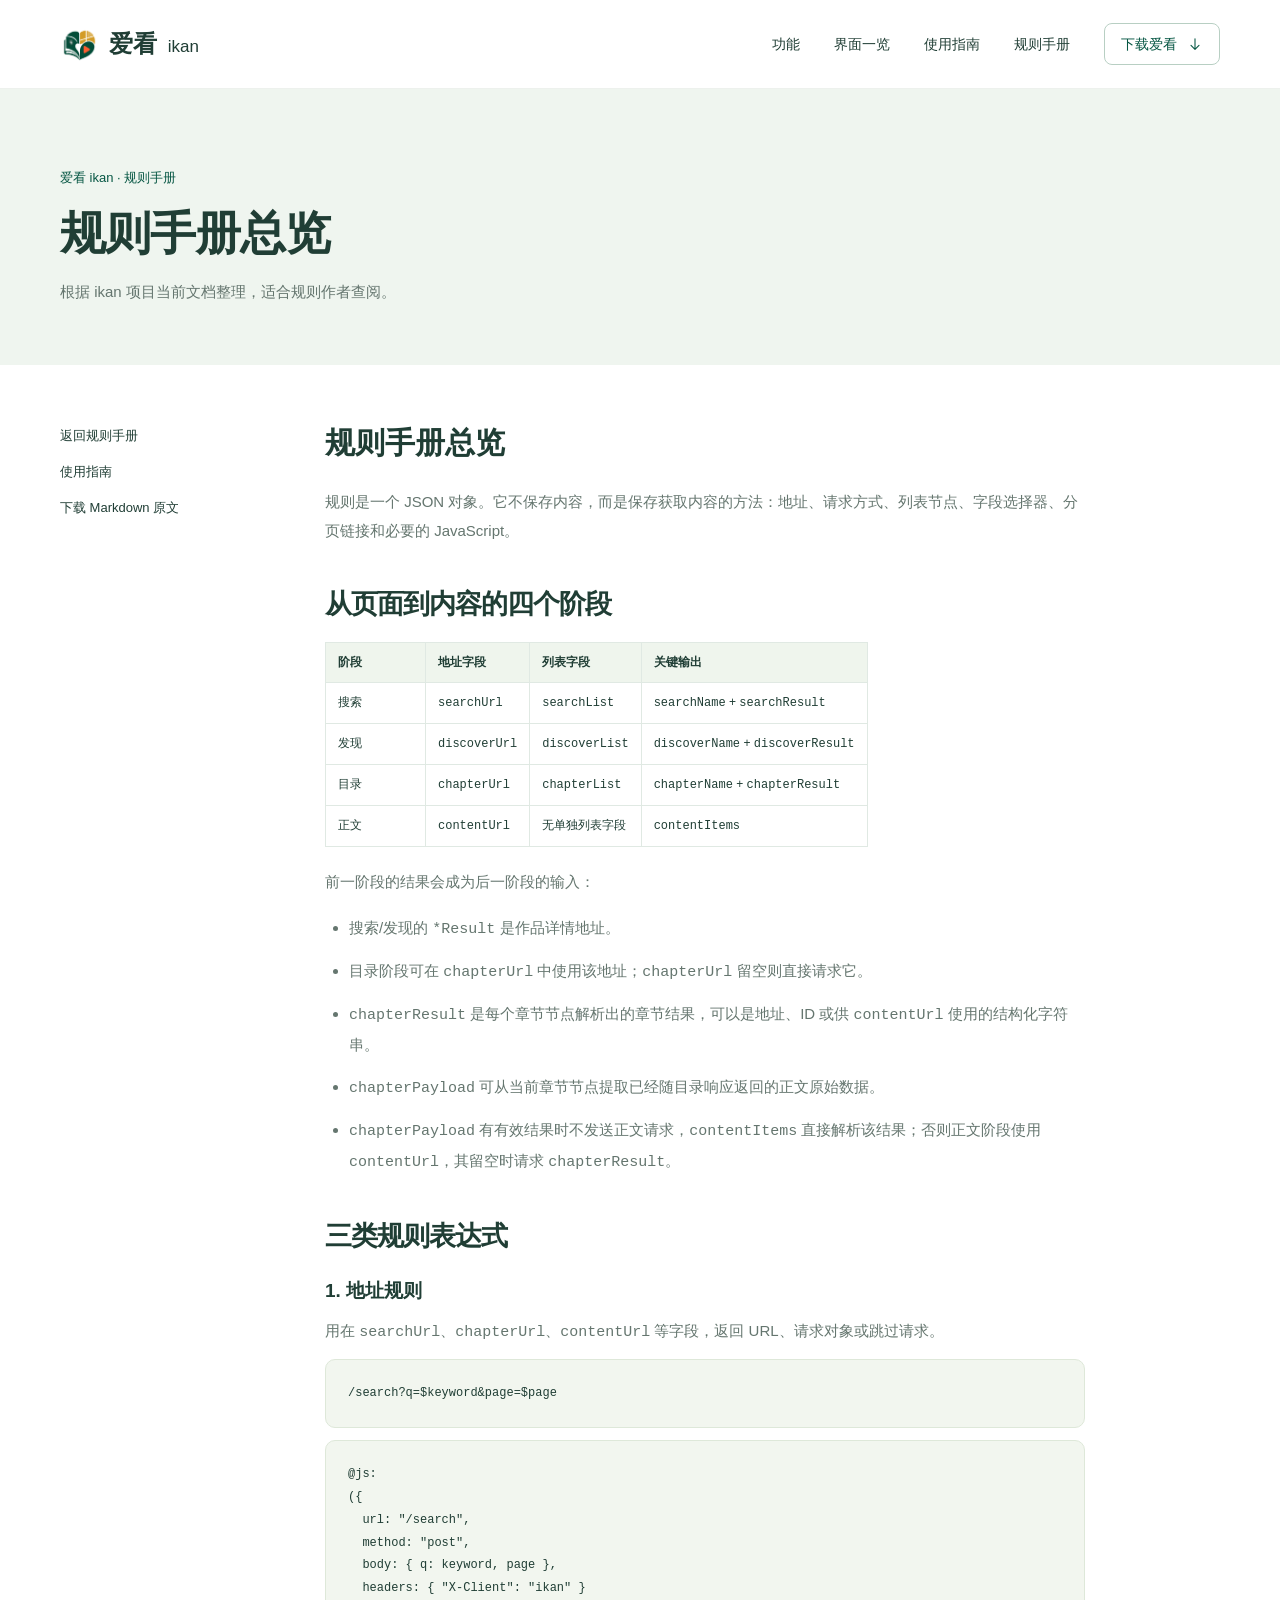
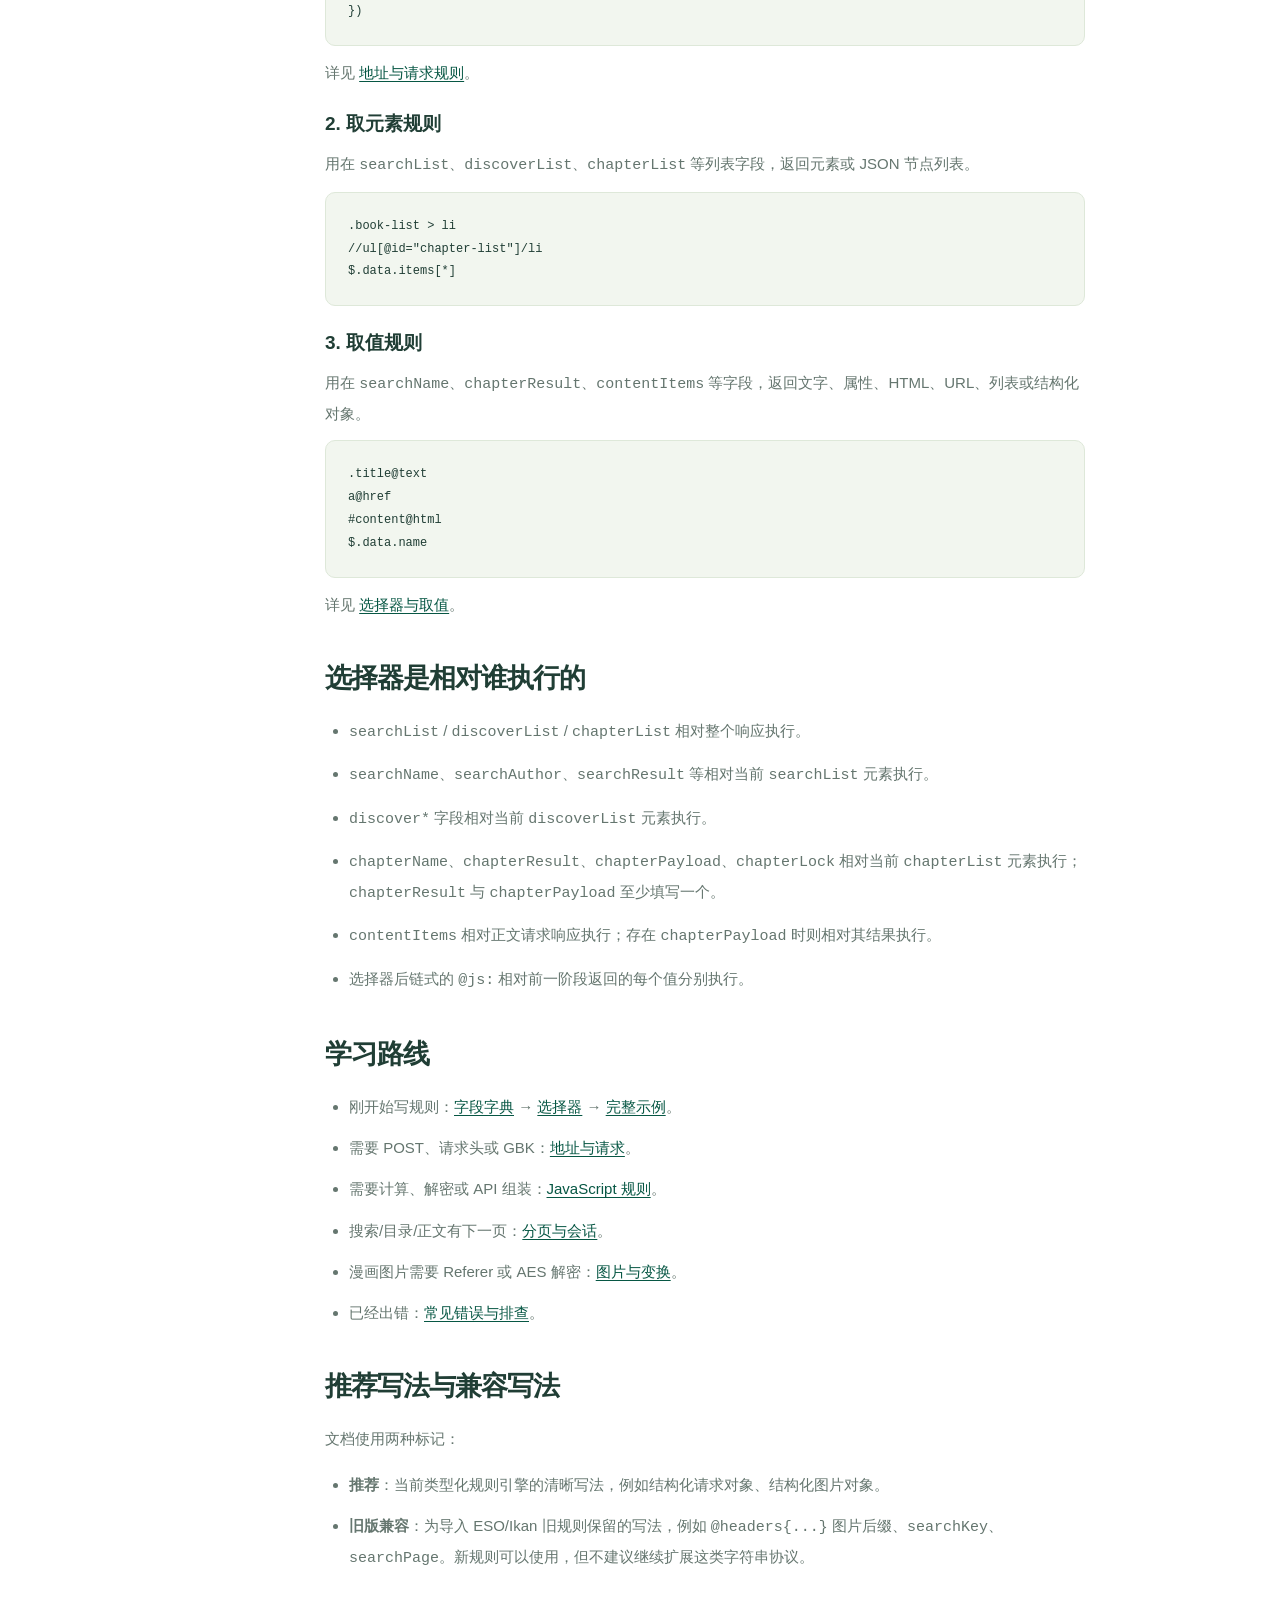
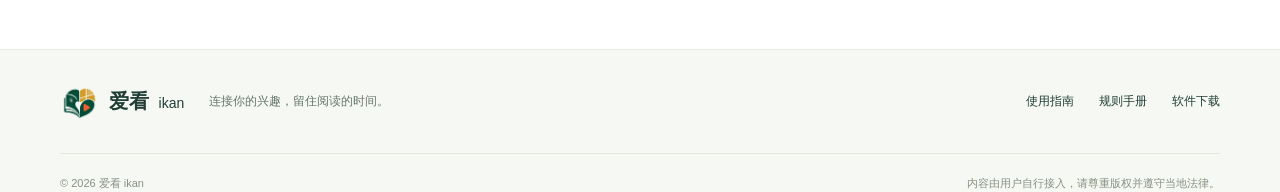
<file: site/manual/README.html>
<!doctype html><html lang="zh-CN"><head><meta charset="utf-8"><meta name="viewport" content="width=device-width, initial-scale=1"><title>规则手册总览 · 爱看规则手册</title><link rel="stylesheet" href="../styles.css"><link rel="icon" href="../assets/ikan-logo.png"><script src="../app.js" defer></script></head><body><a class="skip-link" href="#main">跳到主要内容</a>
<header class="site-header"><div class="container header-inner"><a class="brand" href="../index.html" aria-label="爱看首页"><img src="../assets/ikan-logo.png" alt="" width="40" height="40"><span>爱看 <small>ikan</small></span></a><button class="menu-toggle" type="button" aria-expanded="false" aria-controls="navigation">菜单 <span aria-hidden="true">☰</span></button><nav id="navigation" aria-label="主导航"><a href="../index.html#features">功能</a><a href="../index.html#experience">界面一览</a><a href="../guide.html">使用指南</a><a href="../rules.html">规则手册</a><a class="nav-download" href="../index.html#download">下载爱看 <span aria-hidden="true"><svg class="action-icon" viewBox="0 0 24 24" aria-hidden="true" focusable="false"><path d="M12 4v16m-6-6 6 6 6-6"/></svg></span></a></nav></div></header>
<main id="main"><div class="doc-hero"><div class="container"><p class="kicker">爱看 ikan · 规则手册</p><h1>规则手册总览</h1><p>根据 ikan 项目当前文档整理，适合规则作者查阅。</p></div></div><div class="container doc-layout"><nav class="doc-toc" aria-label="手册导航"><a href="../rules.html">返回规则手册</a><a href="../guide.html">使用指南</a><a href="../docs/README.md" download>下载 Markdown 原文</a></nav><article class="doc-content"><h1 id="规则手册总览">规则手册总览</h1>
<p>规则是一个 JSON 对象。它不保存内容，而是保存获取内容的方法：地址、请求方式、列表节点、字段选择器、分页链接和必要的 JavaScript。</p>
<h2 id="从页面到内容的四个阶段">从页面到内容的四个阶段</h2>
<table>
<thead>
<tr>
<th>阶段</th>
<th>地址字段</th>
<th>列表字段</th>
<th>关键输出</th>
</tr>
</thead>
<tbody><tr>
<td>搜索</td>
<td><code>searchUrl</code></td>
<td><code>searchList</code></td>
<td><code>searchName</code> + <code>searchResult</code></td>
</tr>
<tr>
<td>发现</td>
<td><code>discoverUrl</code></td>
<td><code>discoverList</code></td>
<td><code>discoverName</code> + <code>discoverResult</code></td>
</tr>
<tr>
<td>目录</td>
<td><code>chapterUrl</code></td>
<td><code>chapterList</code></td>
<td><code>chapterName</code> + <code>chapterResult</code></td>
</tr>
<tr>
<td>正文</td>
<td><code>contentUrl</code></td>
<td>无单独列表字段</td>
<td><code>contentItems</code></td>
</tr>
</tbody></table>
<p>前一阶段的结果会成为后一阶段的输入：</p>
<ul>
<li>搜索/发现的 <code>*Result</code> 是作品详情地址。</li>
<li>目录阶段可在 <code>chapterUrl</code> 中使用该地址；<code>chapterUrl</code> 留空则直接请求它。</li>
<li><code>chapterResult</code> 是每个章节节点解析出的章节结果，可以是地址、ID 或供 <code>contentUrl</code> 使用的结构化字符串。</li>
<li><code>chapterPayload</code> 可从当前章节节点提取已经随目录响应返回的正文原始数据。</li>
<li><code>chapterPayload</code> 有有效结果时不发送正文请求，<code>contentItems</code> 直接解析该结果；否则正文阶段使用 <code>contentUrl</code>，其留空时请求 <code>chapterResult</code>。</li>
</ul>
<h2 id="三类规则表达式">三类规则表达式</h2>
<h3 id="1-地址规则">1. 地址规则</h3>
<p>用在 <code>searchUrl</code>、<code>chapterUrl</code>、<code>contentUrl</code> 等字段，返回 URL、请求对象或跳过请求。</p>
<pre><code class="language-text">/search?q=$keyword&amp;page=$page
</code></pre>
<pre><code class="language-javascript">@js:
({
  url: &quot;/search&quot;,
  method: &quot;post&quot;,
  body: { q: keyword, page },
  headers: { &quot;X-Client&quot;: &quot;ikan&quot; }
})
</code></pre>
<p>详见 <a href="02-address-and-request.html">地址与请求规则</a>。</p>
<h3 id="2-取元素规则">2. 取元素规则</h3>
<p>用在 <code>searchList</code>、<code>discoverList</code>、<code>chapterList</code> 等列表字段，返回元素或 JSON 节点列表。</p>
<pre><code class="language-text">.book-list &gt; li
//ul[@id=&quot;chapter-list&quot;]/li
$.data.items[*]
</code></pre>
<h3 id="3-取值规则">3. 取值规则</h3>
<p>用在 <code>searchName</code>、<code>chapterResult</code>、<code>contentItems</code> 等字段，返回文字、属性、HTML、URL、列表或结构化对象。</p>
<pre><code class="language-text">.title@text
a@href
#content@html
$.data.name
</code></pre>
<p>详见 <a href="03-selectors-and-values.html">选择器与取值</a>。</p>
<h2 id="选择器是相对谁执行的">选择器是相对谁执行的</h2>
<ul>
<li><code>searchList</code> / <code>discoverList</code> / <code>chapterList</code> 相对整个响应执行。</li>
<li><code>searchName</code>、<code>searchAuthor</code>、<code>searchResult</code> 等相对当前 <code>searchList</code> 元素执行。</li>
<li><code>discover*</code> 字段相对当前 <code>discoverList</code> 元素执行。</li>
<li><code>chapterName</code>、<code>chapterResult</code>、<code>chapterPayload</code>、<code>chapterLock</code> 相对当前 <code>chapterList</code> 元素执行；<code>chapterResult</code> 与 <code>chapterPayload</code> 至少填写一个。</li>
<li><code>contentItems</code> 相对正文请求响应执行；存在 <code>chapterPayload</code> 时则相对其结果执行。</li>
<li>选择器后链式的 <code>@js:</code> 相对前一阶段返回的每个值分别执行。</li>
</ul>
<h2 id="学习路线">学习路线</h2>
<ul>
<li>刚开始写规则：<a href="01-fields.html">字段字典</a> → <a href="03-selectors-and-values.html">选择器</a> → <a href="07-examples.html">完整示例</a>。</li>
<li>需要 POST、请求头或 GBK：<a href="02-address-and-request.html">地址与请求</a>。</li>
<li>需要计算、解密或 API 组装：<a href="04-javascript.html">JavaScript 规则</a>。</li>
<li>搜索/目录/正文有下一页：<a href="05-pagination-and-session.html">分页与会话</a>。</li>
<li>漫画图片需要 Referer 或 AES 解密：<a href="06-images-and-transforms.html">图片与变换</a>。</li>
<li>已经出错：<a href="08-troubleshooting.html">常见错误与排查</a>。</li>
</ul>
<h2 id="推荐写法与兼容写法">推荐写法与兼容写法</h2>
<p>文档使用两种标记：</p>
<ul>
<li><strong>推荐</strong>：当前类型化规则引擎的清晰写法，例如结构化请求对象、结构化图片对象。</li>
<li><strong>旧版兼容</strong>：为导入 ESO/Ikan 旧规则保留的写法，例如 <code>@headers{...}</code> 图片后缀、<code>searchKey</code>、<code>searchPage</code>。新规则可以使用，但不建议继续扩展这类字符串协议。</li>
</ul>
</article></div></main><footer class="site-footer"><div class="container footer-top"><a class="brand" href="../index.html"><img src="../assets/ikan-logo.png" alt="" width="35" height="35"><span>爱看 <small>ikan</small></span></a><p>连接你的兴趣，留住阅读的时间。</p><div><a href="../guide.html">使用指南</a><a href="../rules.html">规则手册</a><a href="../index.html#download">软件下载</a></div></div><div class="container footer-bottom"><span>© <span data-year>2026</span> 爱看 ikan</span><span>内容由用户自行接入，请尊重版权并遵守当地法律。</span></div></footer>
</body></html>
</file>
<file: site/styles.css>
:root{--green:#075744;--green-dark:#123f33;--ink:#203e35;--muted:#65766f;--mint:#eaf3ee;--gold:#e6b84a;--line:#e0e9e3;--white:#fff;--radius:22px}*{box-sizing:border-box}html{scroll-behavior:smooth;scroll-padding-top:100px}body{margin:0;color:var(--ink);background:#fff;font-family:-apple-system,BlinkMacSystemFont,"PingFang SC","Microsoft YaHei",sans-serif;font-size:15px;line-height:1.75}a{color:inherit;text-decoration:none}button{font:inherit;cursor:pointer}a,button,summary{-webkit-tap-highlight-color:transparent}a:focus-visible,button:focus-visible,summary:focus-visible{outline:3px solid #c38e18;outline-offset:5px}img{max-width:100%;object-fit:contain}h1,h2,h3,h4,p{margin:0}h1,h2,h3,h4{line-height:1.3}h2{font-size:36px;letter-spacing:-1px;font-weight:650}p{color:var(--muted)}.container{width:min(1160px,calc(100% - 96px));margin-inline:auto}.skip-link{position:fixed;top:-100px;left:15px;background:var(--green);color:white;padding:10px;z-index:100}.skip-link:focus{top:10px}.site-header{position:sticky;top:0;background:rgba(255,255,255,.96);z-index:20;border-bottom:1px solid #edf1ed}.header-inner{display:flex;align-items:center;justify-content:space-between;height:88px}.brand{display:flex;align-items:center;gap:10px;font-size:24px;font-weight:750;white-space:nowrap}.brand small{font-size:17px;margin-left:4px;font-weight:500}.brand img{width:39px;height:39px}.site-header nav{display:flex;align-items:center;gap:34px;font-size:14px}.site-header nav a:hover,.text-link:hover,.faq a{color:var(--green);text-decoration:underline;text-underline-offset:5px}.nav-download{display:inline-flex;align-items:center;justify-content:center;gap:10px;min-height:42px;padding:8px 16px;border:1px solid #b8cfc3;border-radius:8px;background:transparent;color:var(--green)!important;font-weight:500;line-height:24px;transition:background .2s,border-color .2s}.site-header nav .nav-download:hover{background:#eff5f0;border-color:var(--green);text-decoration:none}.nav-download span{display:inline-flex;margin:0}.menu-toggle{display:none}.hero{display:grid;grid-template-columns:1fr 1fr;align-items:center;min-height:704px;gap:40px;padding-top:50px;padding-bottom:60px}.intro{font-size:14px;color:var(--green);display:flex;align-items:center;gap:10px;margin-bottom:24px}.intro>span{width:7px;height:7px;border-radius:50%;background:var(--green)}h1{font-size:clamp(48px,5.3vw,70px);letter-spacing:-3px;line-height:1.22;font-weight:750}.hero-description{margin-top:26px;line-height:1.95;font-size:16px}.actions{display:flex;align-items:center;gap:27px;margin-top:34px}.button{display:inline-flex;align-items:center;justify-content:center;gap:10px;min-height:44px;padding:10px 20px;border-radius:8px;font-size:14px;font-weight:500;line-height:22px;border:1px solid transparent;transition:background .2s,border-color .2s}.primary{background:var(--green);color:white}.primary:hover{background:#034433;box-shadow:none}.secondary{background:white;border-color:#ccdcd2;color:var(--green)}.secondary:hover{background:#f2f7f3}.text-link{display:inline-flex;align-items:center;gap:8px;font-weight:500;font-size:14px;color:var(--green)}.hero-note{font-size:12px;margin-top:24px;color:#718078}.hero-note span{margin:0 6px;color:#b1bcb6}.hero-art{position:relative;min-height:580px;display:flex;align-items:center;justify-content:center;isolation:isolate}.orbit{position:absolute;z-index:-1;border-radius:50%}.orbit-one{width:480px;height:480px;background:#eaf3ee;top:45px;left:10px}.orbit-two{width:390px;height:390px;border:1px solid #d2e4d7;top:90px;left:55px}.phone{width:262px;background:#fff;border:7px solid #253e35;border-radius:36px;box-shadow:12px 25px 45px #153c3320;transform:rotate(5deg);padding:11px 14px 0;position:relative}.phone:before{content:"";position:absolute;width:67px;height:15px;border-radius:0 0 10px 10px;background:#253e35;top:0;left:90px}.phone-top{display:flex;justify-content:space-between;font-size:9px;font-weight:700;margin-bottom:24px}.phone-heading{display:flex;align-items:center;gap:5px}.phone-heading strong{font-size:18px}.phone-heading>span{margin-left:auto;font-size:24px}.phone-tabs{display:flex;gap:25px;font-size:12px;margin:20px 0 14px;color:#87958c}.phone-tabs b{color:var(--green);border-bottom:2px solid var(--green);padding-bottom:7px}.continue-card{background:#eaf3ee;border-radius:12px;padding:15px}.continue-card small{font-size:9px;color:var(--green)}.continue-card h3{font-size:19px;margin:7px 0}.continue-card p{font-size:9px}.continue-card>span{font-size:8px;color:#7c8d83}.progress{height:3px;background:#d0e0d3;margin:12px 0 3px;border-radius:4px}.progress i{display:block;width:39%;height:100%;background:var(--green)}.shelf-title{display:flex;justify-content:space-between;align-items:center;margin:23px 0 13px;font-size:12px}.shelf-title span{font-size:9px;color:#87958c}.book-grid{display:grid;grid-template-columns:repeat(3,1fr);gap:9px}.book-cover{height:102px;padding:10px 7px;display:flex;flex-direction:column;justify-content:space-between;position:relative;overflow:hidden;border-radius:3px;box-shadow:2px 2px 4px #16382a12}.book-cover small{font-size:5px!important;color:inherit!important}.book-cover b{font-size:15px;line-height:1.3;font-family:"Songti SC",SimSun,serif;font-weight:500;letter-spacing:2px}.book-cover>span{font-size:5px;letter-spacing:1px}.cover-one{background:#476f60;color:#fff4cd}.cover-two{background:#e9c765;color:#6d4d25}.cover-three{background:#c4d4e0;color:#324955}.book-grid>div>strong{display:block;font-size:9px;margin-top:7px}.book-grid>div>small{display:block;font-size:7px;color:#87958c;margin:3px 0 16px}.phone-bottom{display:flex;justify-content:space-between;border-top:1px solid #edf1ed;padding:10px 3px 16px;color:#93a096;font-size:16px;line-height:1.2;text-align:center}.phone-bottom small{display:block;font-size:7px;margin-top:5px}.phone-bottom .selected{color:var(--green)}.floating-note{position:absolute;z-index:3;left:-12px;top:130px;background:white;border:1px solid #e7eee7;box-shadow:0 10px 30px #163e3310;padding:15px 20px;border-radius:13px;display:flex;gap:12px;align-items:center;font-size:12px;transform:rotate(-5deg)}.floating-note small{display:block;font-size:9px;color:#8a968e}.note-icon{display:grid;place-items:center;width:32px;height:36px;background:#edf5ee;font-size:23px;color:var(--green);border-radius:7px}.story-tag{position:absolute;bottom:90px;right:-10px;background:#fff7df;border:1px solid #f1e7be;border-radius:12px;padding:14px 20px;font-size:12px;transform:rotate(-4deg)}.story-tag>span{color:#bd8d2c;margin-right:9px}.mock-caption{position:absolute;bottom:7px;font-size:10px;color:#8b9990}.feature-strip{background:#f6f8f5;border-block:1px solid #edf1ec}.feature-strip>.container{display:flex;justify-content:space-between;gap:20px;padding-block:23px;font-size:13px;color:#6d7d72}.feature-strip span:not(:first-child):before{content:"✓";color:var(--green);margin-right:12px}.feature-strip span:first-child{font-weight:600;color:var(--green)}.section{padding-block:100px}.section-heading{display:flex;align-items:flex-end;justify-content:space-between;gap:30px;margin-bottom:48px}.section-heading>p{font-size:14px}.kicker{font-size:13px;color:var(--green);margin-bottom:15px}.features-grid{display:grid;grid-template-columns:repeat(3,1fr);gap:48px}.features-grid article{padding-top:8px}.feature-icon{width:49px;height:49px;border-radius:14px;background:var(--mint);color:var(--green);font-size:31px;display:grid;place-items:center;margin-bottom:24px}.feature-icon.gold{background:#fbf2d8;color:#9b7926}.feature-icon.coral{background:#fcece5;color:#bf7754}.features-grid h3{font-size:20px;margin-bottom:17px}.features-grid p{font-size:14px;line-height:1.9;max-width:33em}.features-grid a{display:inline-block;margin-top:22px;font-size:13px;color:var(--green);font-weight:600}.features-grid a span{margin-left:8px}.experience-section{background:#f0f5f0;padding-block:80px}.experience-layout{display:grid;grid-template-columns:.8fr 1.5fr;gap:60px;align-items:center}.experience-copy>p:not(.kicker){margin-top:20px;font-size:14px}.view-switch{display:grid;gap:5px;margin:26px 0}.view-switch button{background:transparent;border:0;border-bottom:1px solid #dce7db;color:#6d7f71;padding:12px 0;text-align:left;display:flex;justify-content:space-between;gap:20px;width:100%;font-size:14px}.view-switch button span{font-size:11px;opacity:.6}.view-switch button[aria-pressed=true]{color:var(--green);font-weight:700;border-bottom-color:var(--green)}.desktop-preview{background:white;border:1px solid #dce6db;border-radius:13px;box-shadow:0 20px 50px #174d3410;overflow:hidden;min-width:0}.window-bar{display:flex;align-items:center;justify-content:space-between;gap:10px;background:#fafbf8;border-bottom:1px solid #e5eae3;height:35px;padding:0 13px}.window-bar>span:first-child{font-size:8px;word-spacing:2px;color:#becabe}.window-bar small{font-size:9px;color:#849285}.window-content{display:grid;grid-template-columns:125px 1fr;min-height:375px}.preview-sidebar{position:relative;border-right:1px solid #e8ede5;background:#fcfdfb;padding:24px 12px;font-size:10px}.mini{font-size:15px;gap:6px}.mini img{width:24px;height:24px}.preview-sidebar p{margin:30px 8px 9px;font-size:9px;color:#a0aca0}.preview-sidebar>span{display:block;padding:8px;border-radius:5px;font-size:10px;color:#728172;margin-top:4px}.preview-sidebar .active{background:#e9f2e8;color:var(--green)}.sidebar-bottom{position:absolute;bottom:20px;left:20px;color:#849383}.preview-main{padding:21px;min-width:0}.preview-search{display:flex;justify-content:space-between;background:#f5f7f3;border:1px solid #e8ede6;border-radius:6px;font-size:9px;padding:7px 10px;color:#9da89c;margin-bottom:24px}.preview-main>.kicker{font-size:9px;margin-bottom:6px}.preview-main>h3{font-size:20px}.preview-categories{display:flex;gap:17px;font-size:9px;margin:15px 0}.preview-categories b{background:#e9f1e7;color:var(--green);border-radius:5px;padding:2px 10px}.preview-categories span{padding-block:2px;color:#8b9988}.landscape{position:relative;isolation:isolate;background:#e6edd9;min-height:130px;border-radius:8px;overflow:hidden}.sun{position:absolute;background:#edca65;width:70px;height:70px;border-radius:50%;right:45px;top:17px;z-index:-1}.hill{position:absolute;border-radius:50%;z-index:-1}.hill-back{width:260px;height:170px;background:#a5b89a;right:-40px;top:75px;transform:rotate(-25deg)}.hill-front{width:280px;height:180px;background:#476b56;right:-80px;top:99px;transform:rotate(-17deg)}.landscape-copy{padding:22px}.landscape-copy small{font-size:8px;color:#5d7553}.landscape-copy h4{font-size:28px;letter-spacing:4px;font-family:"Songti SC",SimSun,serif;margin:5px 0}.landscape-copy p{font-size:8px;color:#61765a}.preview-bottom{display:flex;justify-content:space-between;gap:10px;font-size:11px;margin:23px 0 12px;font-weight:600}.preview-bottom a{font-size:9px;color:var(--green)}.source-chips{display:flex;gap:10px;font-size:9px}.source-chips span{flex:1;border:1px solid #e8ede5;border-radius:5px;padding:9px;color:#72836a}.reader-preview{padding:5px 12px}.reader-tools{display:flex;justify-content:space-between;color:#8c9383;font-size:9px;margin-bottom:34px}.reader-preview>small{font-size:9px;color:#9a987f}.reader-preview h3{font-size:23px;font-family:"Songti SC",serif;margin:9px 0 22px}.reader-preview>p{font-family:"Songti SC",serif;font-size:12px;line-height:2.1;margin-bottom:15px;color:#666956}.reader-position{display:flex;justify-content:space-between;font-size:8px;color:#9c9e8b;margin-top:24px}.saved-preview{padding:14px 4px}.saved-preview>.kicker{font-size:9px}.saved-preview>h3{font-size:21px;margin-bottom:10px}.saved-preview>p{font-size:10px}.saved-row{display:flex;align-items:center;gap:16px;padding:18px 0;border-bottom:1px solid #e8ede5}.tiny-cover{font-family:"Songti SC",serif;width:50px;height:68px;display:grid;place-content:center;line-height:1.4;font-size:13px;border-radius:3px}.saved-row h4{font-size:13px}.saved-row p,.saved-row span{font-size:9px}.saved-row span{color:var(--green)}.saved-row>b{margin-left:auto;color:#9da99b}.saved-preview>small{display:block;margin-top:18px;color:#9aa593;font-size:8px}.download-grid{display:grid;grid-template-columns:repeat(3,1fr);gap:22px}.download-card{border:1px solid var(--line);border-radius:var(--radius);padding:30px;text-align:center}.download-card.featured{background:#f1f7f1;border-color:#d5e5d8}.platform-symbol{display:block;font-size:37px;line-height:1.4;color:var(--green);margin-bottom:15px}.download-card h3{font-size:22px}.download-card p{font-size:12px;margin:12px 0 25px}.download-card .button{width:100%;gap:10px;font-size:13px}.download-card>small{display:block;margin-top:13px;color:#80907f;font-size:11px}.download-link[aria-disabled=true]{opacity:.72}.release-note{font-size:12px;background:#f7f9f5;padding:15px 20px;border-radius:8px;margin-top:22px;scroll-margin-top:110px}.release-note>span{margin-right:6px;color:var(--green)}.start-section{display:grid;grid-template-columns:1fr 1fr;gap:70px;background:#f2f6ee;border-radius:24px;padding:48px 55px}.start-section .text-link{display:inline-block;margin-top:26px}.steps{padding:0;margin:0;list-style:none;display:grid;gap:24px}.steps li{display:flex;gap:19px;align-items:flex-start}.steps li>span{border:1px solid #cfddc7;border-radius:50%;flex-shrink:0;width:30px;height:30px;display:grid;place-content:center;font-size:12px;color:var(--green)}.steps h3{font-size:16px;margin-bottom:7px}.steps p{font-size:12px}.faq-section{display:grid;grid-template-columns:.8fr 1.2fr;gap:70px}.faq-section>div>p:last-child{margin-top:20px;font-size:14px}.faq details{border-bottom:1px solid var(--line)}.faq summary{cursor:pointer;list-style:none;padding:20px 30px 20px 0;position:relative;font-size:15px}.faq summary::-webkit-details-marker{display:none}.faq summary:after{content:"+";position:absolute;right:5px;font-size:20px;color:#7e937e;top:15px}.faq details[open] summary:after{content:"−"}.faq details p{font-size:13px;line-height:1.9;margin:0 0 22px;max-width:60em}.closing{text-align:center;border-top:1px solid var(--line);padding:55px 0 65px}.closing>img{margin-bottom:18px}.closing h2{font-size:29px;margin-bottom:24px}.site-footer{background:#f6f8f4;border-top:1px solid #e7ede2}.footer-top{display:flex;align-items:center;gap:25px;padding-block:32px}.footer-top>.brand{font-size:20px}.footer-top>.brand small{font-size:14px}.footer-top p{font-size:12px}.footer-top>div{margin-left:auto;display:flex;gap:25px;font-size:12px}.footer-bottom{display:flex;justify-content:space-between;gap:20px;border-top:1px solid #e1e8dd;padding-block:20px;font-size:11px;color:#879181}.doc-hero{background:#eff5ef;padding:60px 0}.doc-hero h1{font-size:46px;letter-spacing:-1px}.doc-hero p{max-width:42em;margin-top:18px}.doc-layout{display:grid;grid-template-columns:200px minmax(0,1fr);gap:65px;padding-block:60px}.doc-toc{align-self:start;position:sticky;top:120px;font-size:13px;display:grid;gap:13px}.doc-toc>a:hover{color:var(--green)}.doc-content{min-width:0;max-width:760px}.doc-content section{scroll-margin-top:110px;margin-bottom:48px}.doc-content h2{font-size:27px;margin-bottom:20px}.doc-content h3{font-size:19px;margin:25px 0 12px}.doc-content p,.doc-content li{font-size:15px;line-height:1.95;margin-bottom:12px;color:var(--muted)}.doc-content a{color:var(--green);text-decoration:underline;text-underline-offset:3px}.doc-content ul,.doc-content ol{padding-left:24px}.doc-content pre{background:#f2f6ef;border:1px solid #dee8d9;border-radius:10px;padding:22px;overflow:auto;max-width:100%;font-size:12px;line-height:1.9}.doc-content code{font-family:ui-monospace,SFMono-Regular,monospace;overflow-wrap:anywhere}.callout{background:#f5f8f0;border-left:3px solid var(--green);padding:18px 20px;border-radius:0 8px 8px 0}.manual-list{display:grid;gap:9px}.manual-list a{display:block;border-bottom:1px solid var(--line);padding:12px 0}
@media(min-width:1450px){.hero{min-height:760px}}
@media(max-width:1100px){.container{width:calc(100% - 64px)}.site-header nav{gap:22px}.hero{gap:15px;min-height:660px}.hero-art{min-height:550px}.orbit-one{width:380px;height:380px;left:0;top:90px}.orbit-two{width:320px;height:320px;left:30px;top:120px}.floating-note{left:-5px;font-size:10px;padding:10px 12px;top:100px}.story-tag{right:-8px;font-size:10px;bottom:70px;padding:12px}.experience-layout{gap:30px;grid-template-columns:.75fr 1.4fr}.features-grid{gap:30px}.window-content{grid-template-columns:100px 1fr}.preview-sidebar{padding-inline:7px}.preview-main{padding:17px}.download-card{padding:24px 20px}.start-section{gap:35px;padding:38px}.footer-top{flex-wrap:wrap}.footer-top>div{gap:17px}.hero-description{font-size:14px}h2{font-size:30px}.feature-strip>.container{font-size:12px}}
@media(max-width:760px){html{scroll-padding-top:85px}.container{width:calc(100% - 40px)}.header-inner{height:72px}.brand{font-size:22px}.brand small{font-size:15px}.brand img{width:33px;height:33px}.menu-toggle{display:flex;align-items:center;gap:10px;border:1px solid var(--line);background:white;border-radius:7px;padding:6px 11px;font-size:12px;color:var(--green)}.site-header nav{position:absolute;top:72px;left:0;right:0;display:none;padding:18px 20px 22px;background:white;border-bottom:1px solid var(--line);box-shadow:0 12px 16px #073b2b08;gap:6px}.site-header nav.is-open{display:grid}.site-header nav a{padding:10px 15px}.site-header nav .nav-download{margin-top:7px;justify-self:start}.hero{grid-template-columns:1fr;gap:10px;padding-top:46px;padding-bottom:25px;min-height:auto}.hero-copy{max-width:520px}.intro{margin-bottom:20px;font-size:12px}h1{font-size:52px;letter-spacing:-2px}.hero-description{font-size:14px;margin-top:21px}.actions{margin-top:25px;gap:24px}.hero-note{font-size:10px;margin-top:18px}.hero-art{min-height:550px;width:min(100%,440px);margin:auto}.orbit-one{width:360px;height:360px;left:calc(50% - 180px);top:85px}.orbit-two{width:300px;height:300px;left:calc(50% - 150px);top:115px}.phone{transform:rotate(4deg) scale(.94)}.floating-note{left:0;top:105px}.story-tag{right:0;bottom:75px}.mock-caption{bottom:0}.feature-strip>.container{display:grid;grid-template-columns:1fr 1fr;gap:12px 18px;font-size:11px;padding-block:21px}.feature-strip span:first-child{grid-column:1 / -1;margin-bottom:2px}.section{padding-block:64px}.section-heading{display:block;margin-bottom:30px}.section-heading>p{margin-top:18px;font-size:13px}.section-heading>p br{display:none}h2{font-size:29px;letter-spacing:-.8px}.kicker{font-size:12px;margin-bottom:12px}.features-grid{grid-template-columns:1fr;gap:30px}.features-grid article{position:relative;padding:0 0 26px 65px;border-bottom:1px solid var(--line)}.features-grid article:last-child{padding-bottom:0;border-bottom:0}.feature-icon{position:absolute;left:0;top:0;width:44px;height:44px;font-size:27px;border-radius:12px}.features-grid h3{font-size:18px;margin-bottom:12px}.features-grid p{font-size:13px;max-width:none}.features-grid a{margin-top:14px;font-size:12px}.experience-section{padding-block:55px}.experience-layout{grid-template-columns:1fr;gap:32px}.experience-copy h2 br{display:none}.experience-copy>p:not(.kicker){margin-top:16px}.experience-copy>p br{display:none}.view-switch{display:flex;gap:17px;margin:22px 0}.view-switch button{font-size:12px;gap:6px;padding-bottom:10px}.view-switch button span{display:none}.window-content{grid-template-columns:85px 1fr;min-height:350px}.window-bar small{font-size:8px}.preview-sidebar{padding:20px 6px;font-size:9px}.preview-sidebar>span{font-size:8px;padding:7px 4px}.preview-sidebar p{margin-left:4px}.mini{gap:4px;font-size:12px}.mini img{width:20px;height:20px}.sidebar-bottom{left:10px;font-size:9px}.preview-main{padding:16px 12px}.preview-search{font-size:8px;margin-bottom:18px}.preview-main>h3{font-size:17px}.preview-categories{gap:12px;font-size:8px}.landscape-copy{padding:18px 13px}.landscape-copy h4{font-size:25px}.landscape-copy p{font-size:7px}.source-chips{gap:5px;font-size:8px}.source-chips span{padding:7px 4px;text-align:center}.preview-bottom{font-size:9px}.preview-bottom a{font-size:8px}.reader-preview{padding:3px 0}.reader-tools{font-size:7px;margin-bottom:22px}.reader-preview>p{font-size:11px;line-height:1.9}.reader-preview h3{font-size:20px;margin-bottom:17px}.saved-preview>h3{font-size:17px}.saved-row{gap:10px;padding:16px 0}.saved-row h4{font-size:11px}.saved-row p{font-size:8px}.download-grid{grid-template-columns:1fr;gap:15px}.download-card{display:grid;grid-template-columns:45px 1fr;column-gap:15px;text-align:left;padding:24px}.platform-symbol{grid-row:1 / 3;font-size:32px;margin:0;align-self:center}.download-card h3{font-size:20px}.download-card p{margin:6px 0 18px;font-size:12px}.download-card .button{grid-column:1 / -1}.download-card>small{grid-column:1 / -1;text-align:center}.release-note{font-size:11px;padding:14px}.start-section{grid-template-columns:1fr;padding:30px 25px;gap:30px;border-radius:18px}.steps{gap:23px}.steps p{font-size:12px}.start-section .text-link{margin-top:19px}.faq-section{grid-template-columns:1fr;gap:15px}.faq-section>div>p:last-child{margin-top:13px}.faq summary{font-size:14px}.closing{padding-block:40px 48px}.closing h2{font-size:23px}.footer-top{gap:14px;padding-block:26px}.footer-top>p{font-size:11px;width:100%}.footer-top>div{margin:5px 0 0;width:100%;gap:25px;font-size:11px}.footer-bottom{flex-direction:column;font-size:10px;gap:7px;padding-block:18px}.doc-hero{padding:38px 0}.doc-hero h1{font-size:35px}.doc-hero p{font-size:13px}.doc-layout{grid-template-columns:1fr;gap:35px;padding-block:30px}.doc-toc{position:static;display:flex;flex-wrap:wrap;gap:10px 18px;border-bottom:1px solid var(--line);padding-bottom:22px;font-size:12px}.doc-content h2{font-size:24px}.doc-content p,.doc-content li{font-size:14px}.doc-content pre{font-size:11px;padding:15px}.doc-content section{margin-bottom:35px}}
@media(max-width:360px){.container{width:calc(100% - 30px)}h1{font-size:46px}.hero-art{min-height:520px}.orbit-one{width:290px;height:290px;left:calc(50% - 145px);top:100px}.orbit-two{width:250px;height:250px;left:calc(50% - 125px);top:120px}.phone{transform:rotate(4deg) scale(.86)}.floating-note{font-size:9px;padding:8px;left:-3px;top:92px}.story-tag{font-size:9px;padding:9px;bottom:65px}.hero-note{font-size:9px}.desktop-break{display:none}.window-content{grid-template-columns:69px 1fr}.preview-sidebar>span{font-size:7px}.mini{font-size:10px}.mini img{width:17px}.preview-main{padding:13px 9px}.preview-main>h3{font-size:15px}.source-chips span{font-size:7px}.preview-categories{gap:8px}.preview-categories b{padding-inline:7px}}
@media(prefers-reduced-motion:reduce){html{scroll-behavior:auto}*,*:before,*:after{transition:none!important;animation:none!important}}
.doc-content table{border-collapse:collapse;display:block;overflow:auto;font-size:12px;max-width:100%;margin:20px 0}.doc-content th,.doc-content td{border:1px solid var(--line);padding:9px 12px;min-width:100px;text-align:left;vertical-align:top}.doc-content th{background:#eff5ed}.doc-content>h1{font-size:30px;letter-spacing:0;margin-bottom:25px}.doc-content>h2{margin-top:42px;scroll-margin-top:110px}.doc-content>h3{scroll-margin-top:110px}.doc-content blockquote{margin:20px 0;border-left:3px solid #b7ccb2;padding:8px 20px;background:#f5f8f1}.doc-content hr{border:0;border-top:1px solid var(--line);margin:30px 0}.doc-content>ul,.doc-content>ol{margin-block:16px}

/* Shared thin-line action icons retain consistent weight on every platform. */
.action-icon{display:block;width:16px;height:16px;flex:none;fill:none;stroke:currentColor;stroke-width:1.6;stroke-linecap:round;stroke-linejoin:round}.button>span,.actions .text-link>span{display:inline-flex}.button:active{filter:brightness(.94)}.site-header nav .nav-download{padding:8px 16px}.closing .button{padding-inline:20px}
</file>
